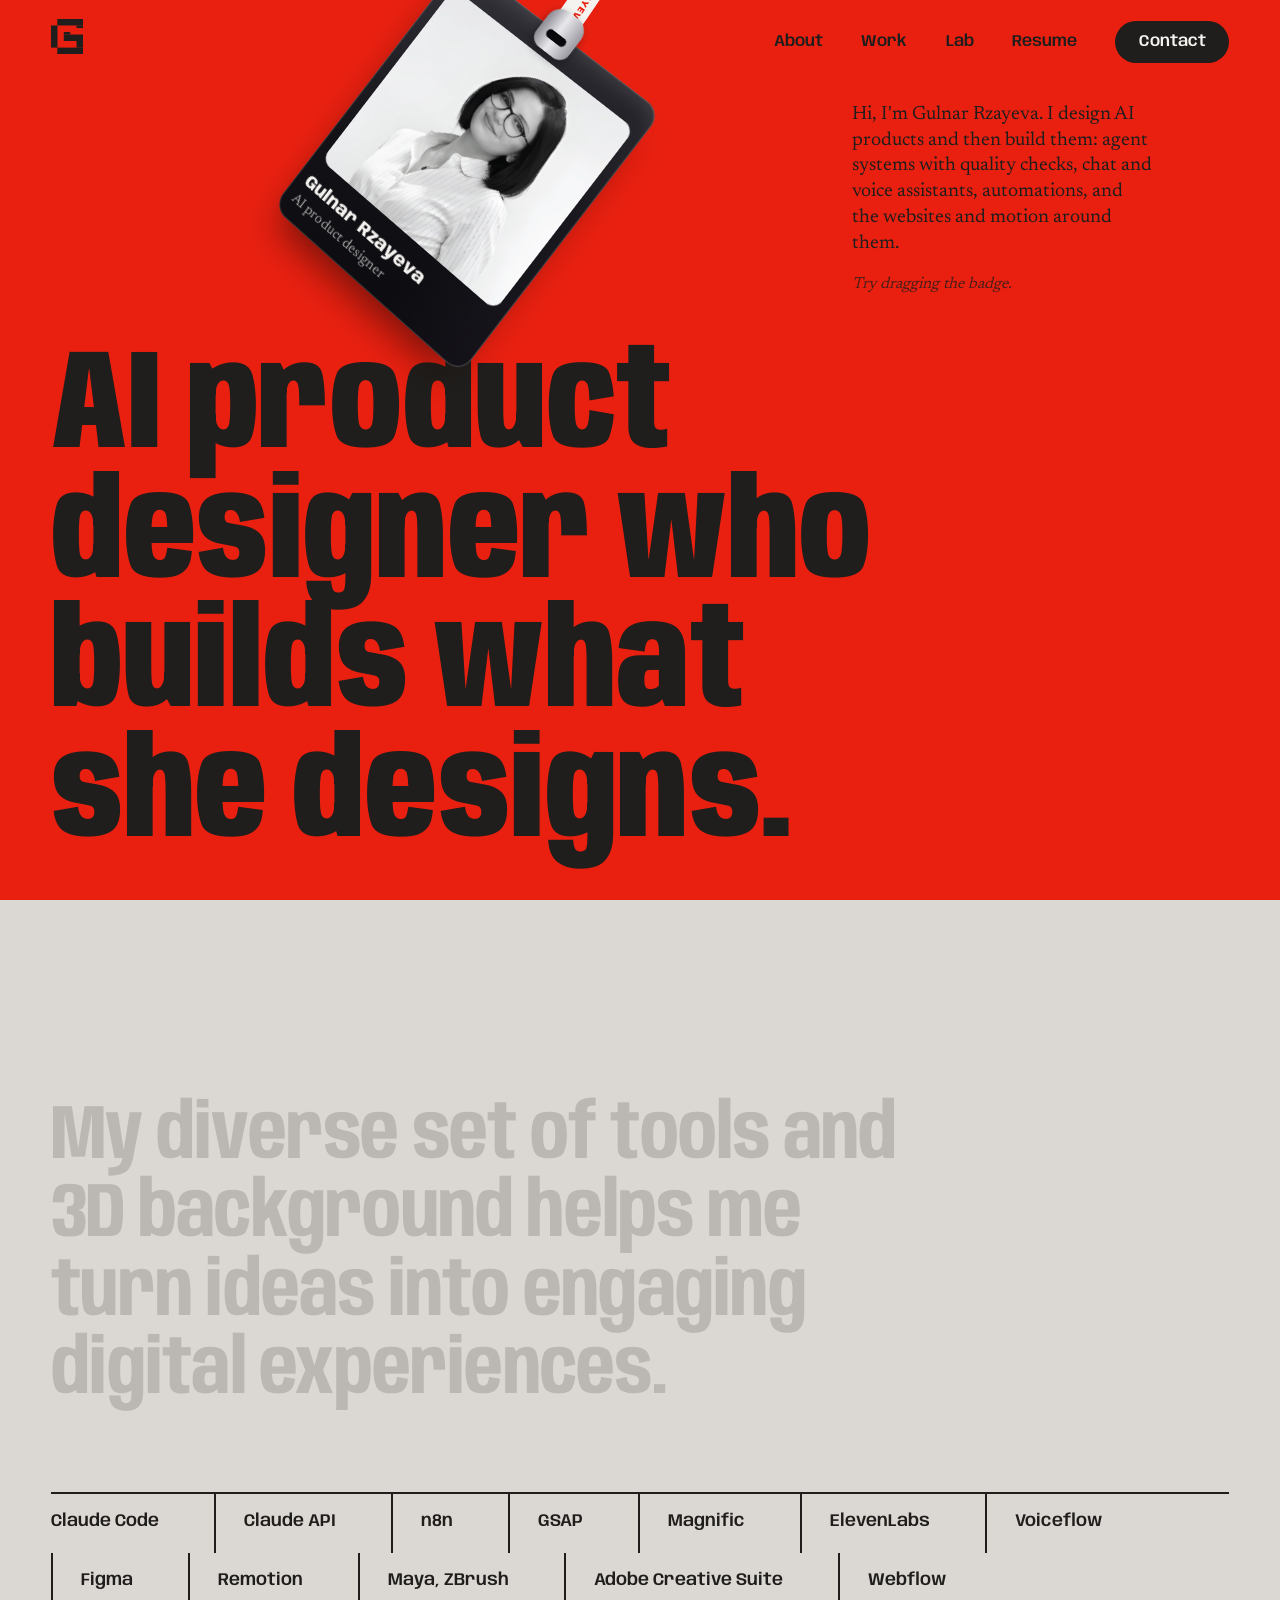
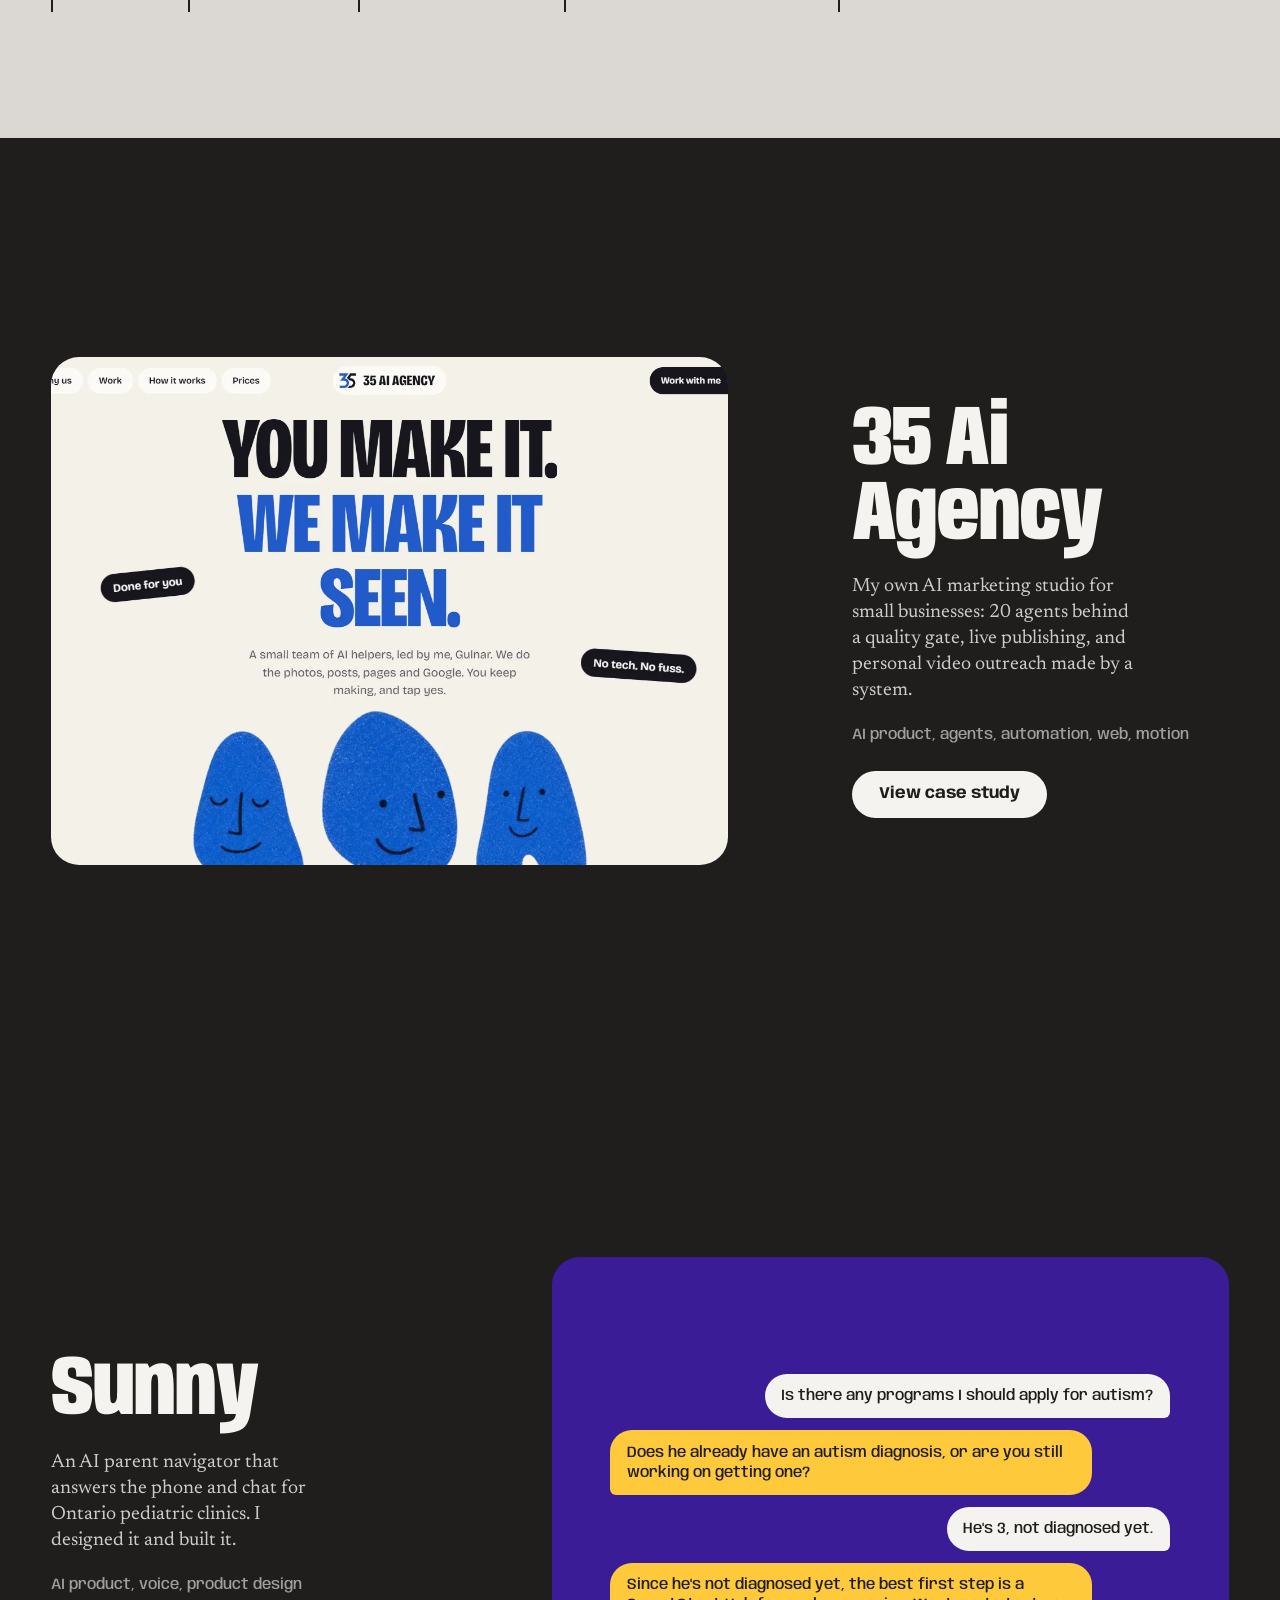
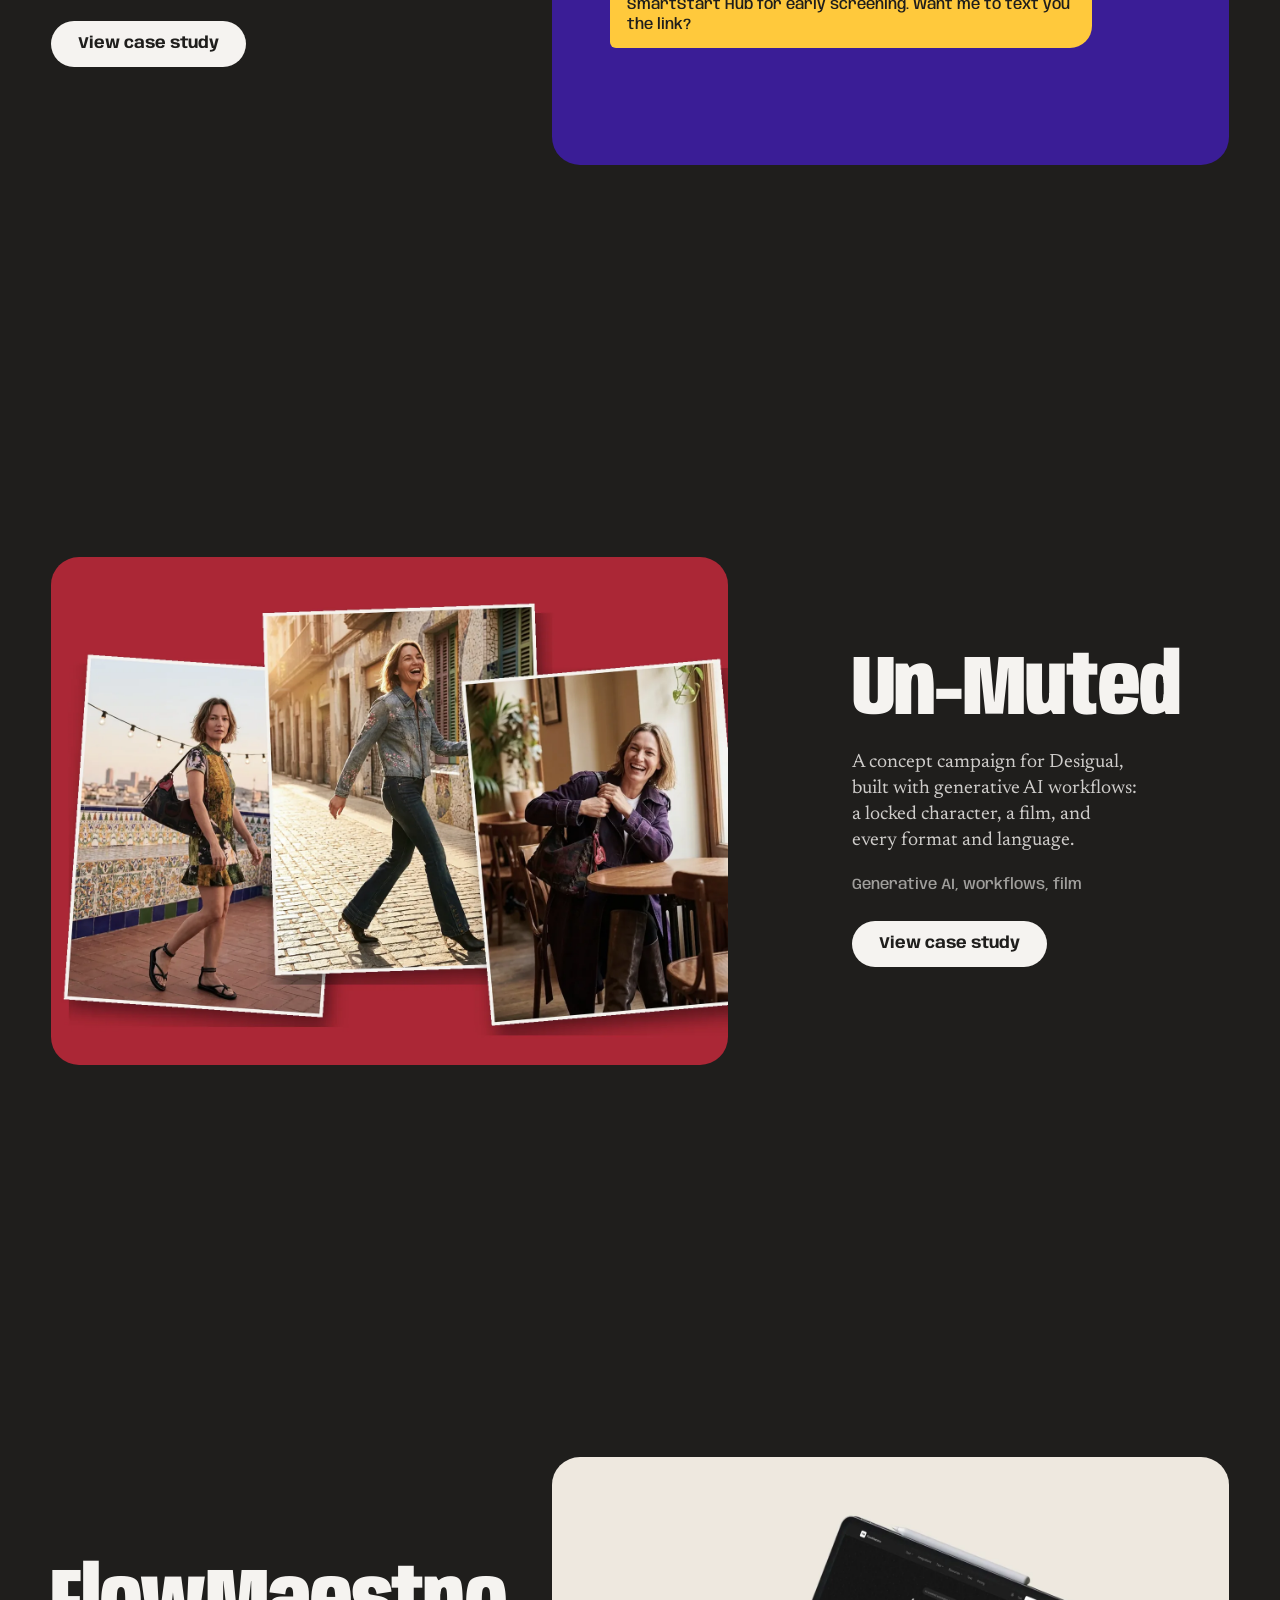
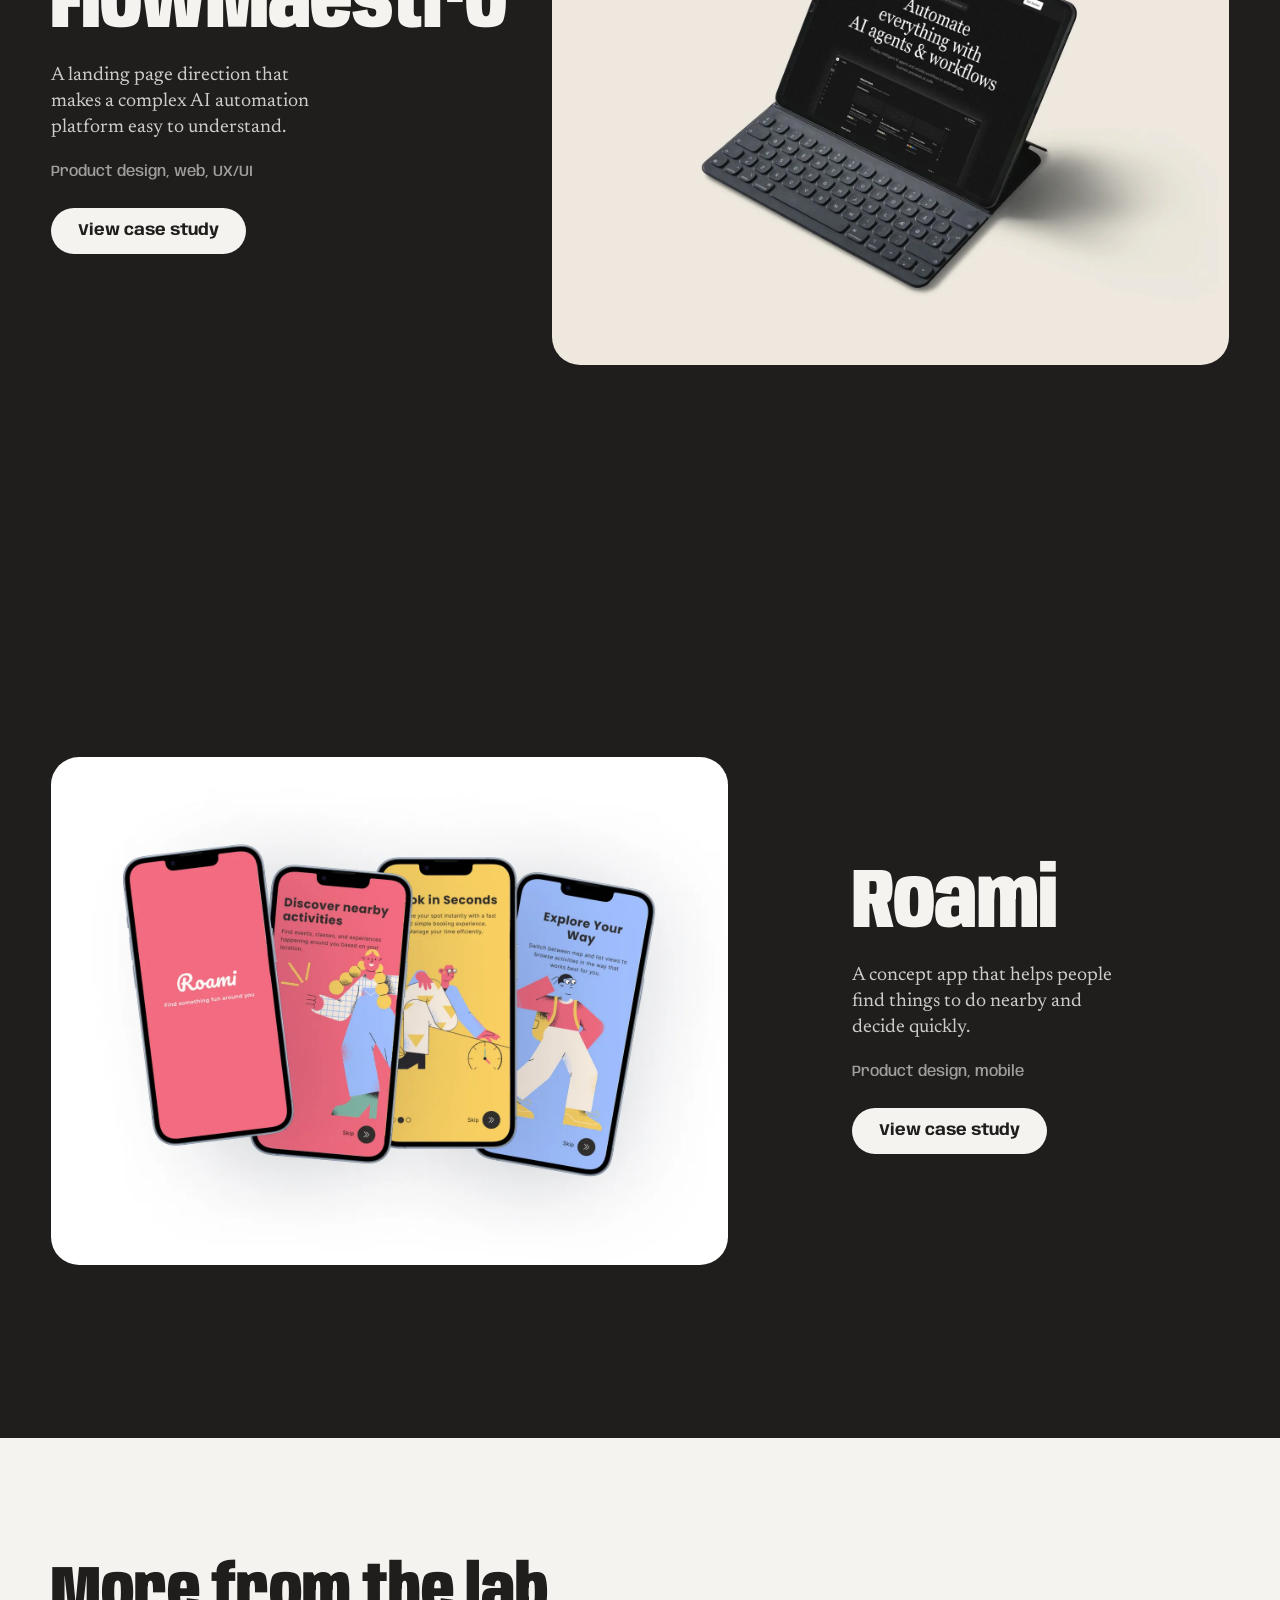
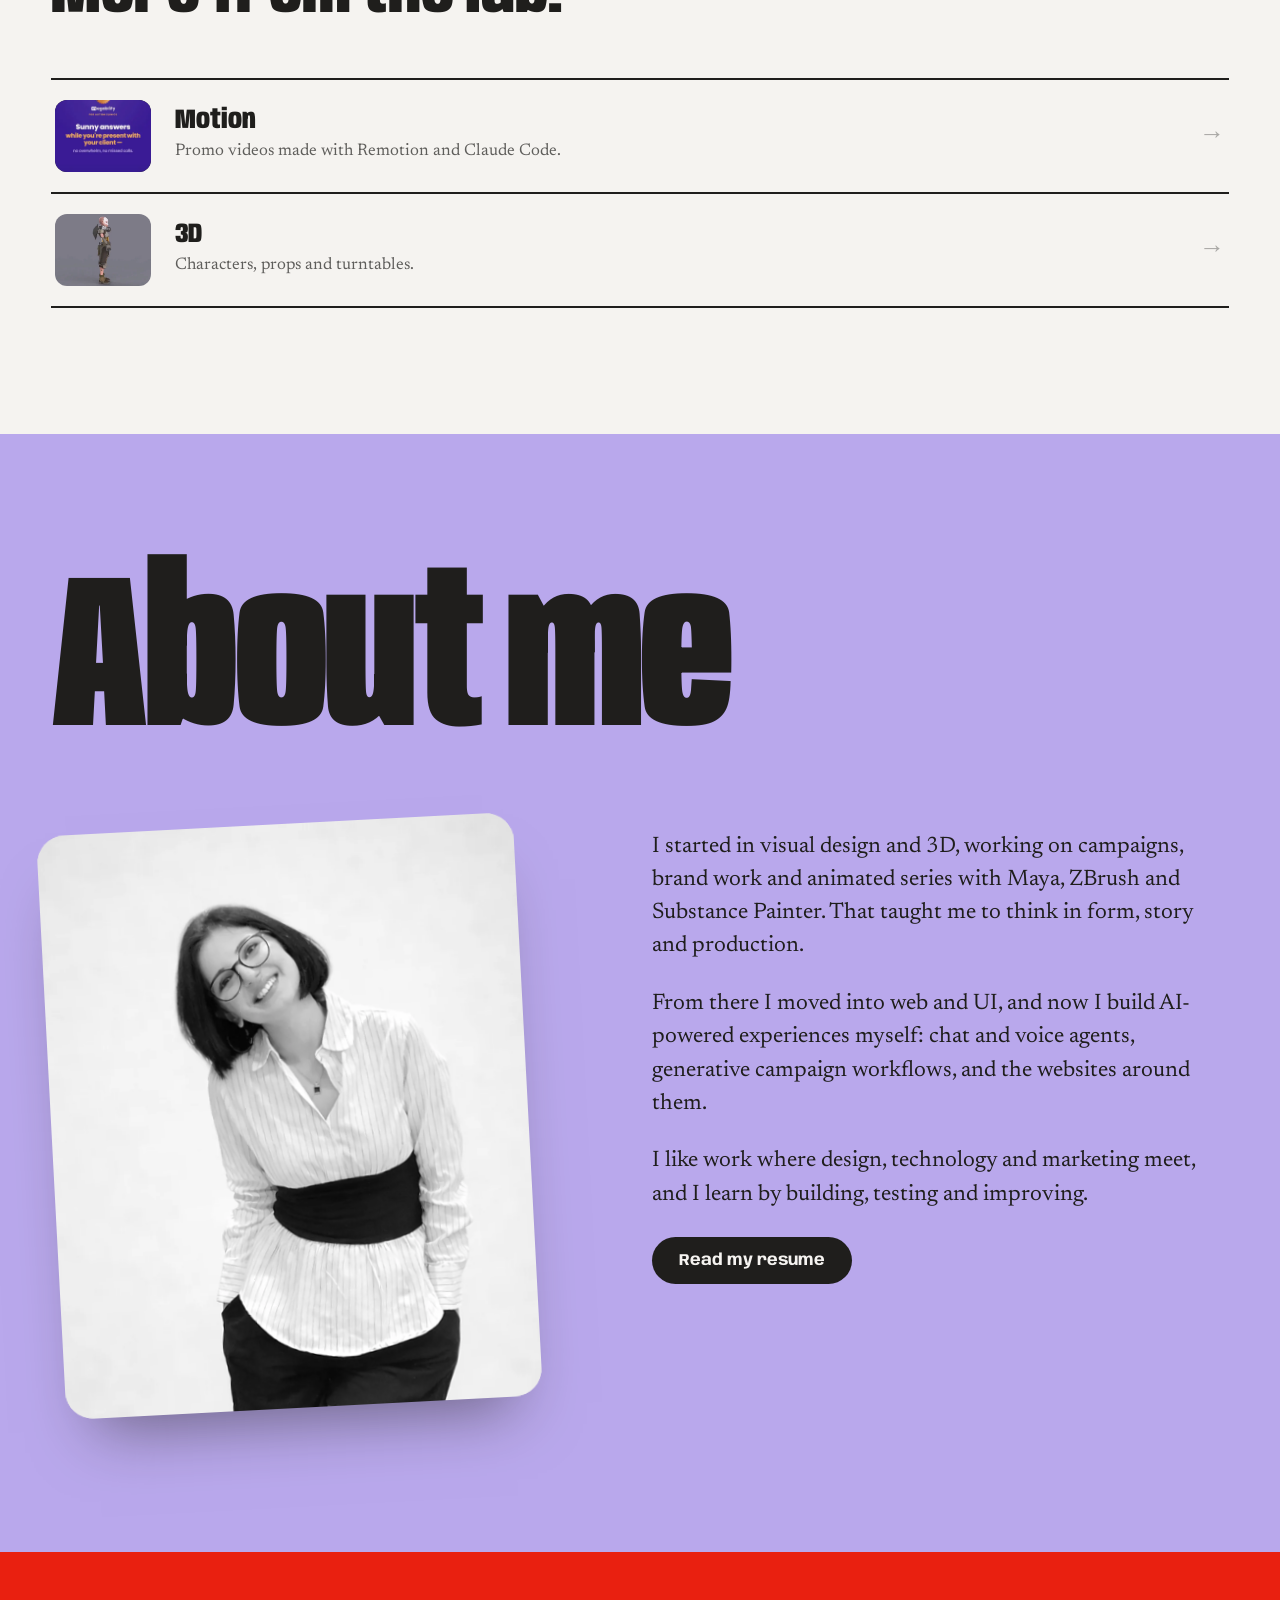
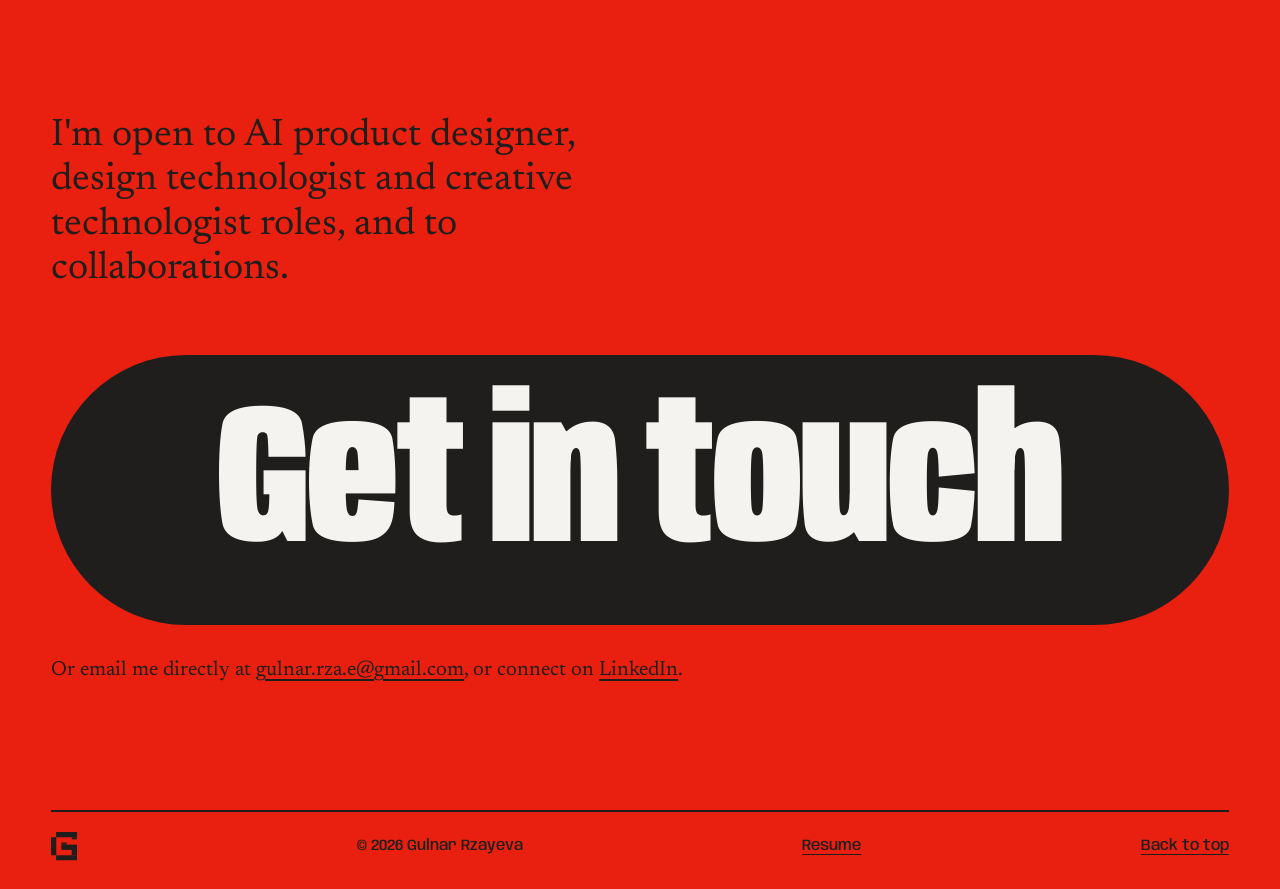
<file: index.html>
<!doctype html>
<html lang="en">
<head>
  <meta charset="utf-8">
  <meta name="viewport" content="width=device-width, initial-scale=1">
  <title>Gulnar Rzayeva | AI Product Designer &amp; Creative Technologist</title>
  <meta name="description" content="Gulnar Rzayeva is an AI product designer and creative technologist who designs and builds AI products: agent systems, chat and voice assistants, automations, websites and motion.">
  <meta name="theme-color" content="#E92010">
  <meta property="og:title" content="Gulnar Rzayeva | AI Product Designer &amp; Creative Technologist">
  <meta property="og:description" content="Gulnar Rzayeva is an AI product designer and creative technologist who designs and builds AI products: agent systems, chat and voice assistants, automations, websites and motion.">
  <meta property="og:type" content="website">
  <link rel="icon" href="favicon.svg" type="image/svg+xml">
  <link rel="preload" href="assets/fonts/anybody.woff2" as="font" type="font/woff2" crossorigin>
  <link rel="stylesheet" href="css/style.css">
  <script src="js/main.js" defer></script>
</head>
<body>

<!-- G logo, drawn once and reused -->
<svg width="0" height="0" style="position:absolute" aria-hidden="true" focusable="false">
  <symbol id="g" viewBox="0 0 112.82 123.74">
    <rect x="-27.65" y="50.47" width="78.12" height="22.81" transform="translate(-50.47 73.28) rotate(-90)"/>
    <rect x="96.85" y="15.97" width="9.13" height="22.81" transform="translate(74.03 128.79) rotate(-90)"/>
    <rect x="51.84" y="38.79" width="9.13" height="22.81" transform="translate(6.22 106.6) rotate(-90)"/>
    <rect x="85.65" y="73.76" width="31.53" height="22.81" transform="translate(16.25 186.58) rotate(-90)"/>
    <rect x="22.19" y="100.93" width="90.63" height="22.81"/>
    <rect x="22.19" y="0" width="90.63" height="22.81"/>
    <rect x="45.01" y="54.76" width="67.81" height="22.81"/>
  </symbol>
</svg>

<a class="skip" href="#work">Skip to work</a>

<header class="nav" data-theme="light">
  <a class="nav__logo" href="#top" aria-label="Gulnar Rzayeva, back to top">
    <svg viewBox="0 0 112.82 123.74" aria-hidden="true"><use href="#g"/></svg>
  </a>
  <nav class="nav__links" aria-label="Main">
    <a href="#about">About</a>
    <a href="#work">Work</a>
    <a href="/lab">Lab</a>
    <a class="nav__resume" href="/resume.pdf" target="_blank" rel="noopener">Resume</a>
    <a class="pill" href="#contact">Contact</a>
  </nav>
</header>

<main id="top">

  <!-- HERO -->
  <section class="hero" id="hero" data-nav="light">
    <div class="hero__stage">
      <svg class="strap" aria-hidden="true" focusable="false">
        <path id="strapPath" class="strap__band" d="M0 0"/>
        <text class="strap__text"><textPath href="#strapPath" startOffset="14">GULNAR RZAYEVA&#160;&#160;&#160;&#160;&#160;&#160;&#160;GULNAR RZAYEVA&#160;&#160;&#160;&#160;&#160;&#160;&#160;GULNAR RZAYEVA</textPath></text>
      </svg>
      <div class="badge" id="badge" role="img" aria-label="Name badge with a portrait of Gulnar Rzayeva. You can drag it and let it swing.">
        <span class="badge__clip"></span>
        <div class="badge__body">
          <img src="assets/img/badge-photo.webp" alt="" width="900" height="860" draggable="false">
          <p class="badge__name">Gulnar Rzayeva<span>AI product designer</span></p>
          <span class="badge__shine"></span>
        </div>
      </div>
    </div>

    <div class="hero__side">
      <p class="hero__intro">Hi, I'm Gulnar Rzayeva. I design AI products and then build them: agent systems with quality checks, chat and voice assistants, automations, and the websites and motion around them.</p>
      <p class="hero__hint" id="hint">Try dragging the badge.</p>
    </div>

    <h1 class="hero__title">
      <span class="line"><span>AI product</span></span>
      <span class="line"><span>designer who</span></span>
      <span class="line"><span>builds what</span></span>
      <span class="line"><span>she designs.</span></span>
    </h1>
  </section>

  <!-- STATEMENT + TOOLS -->
  <section class="statement" id="statement" data-nav="light">
    <p class="statement__text" id="statementText">My diverse set of tools and 3D background helps me turn ideas into engaging digital experiences.</p>
    <ul class="tools" aria-label="Tools I use">
      <li>Claude Code</li>
      <li>Claude API</li>
      <li>n8n</li>
      <li>GSAP</li>
      <li>Magnific</li>
      <li>ElevenLabs</li>
      <li>Voiceflow</li>
      <li>Figma</li>
      <li>Remotion</li>
      <li>Maya, ZBrush</li>
      <li>Adobe Creative Suite</li>
      <li>Webflow</li>
    </ul>
  </section>

  <!-- WORK -->
  <section class="work" id="work" data-nav="dark" aria-label="Selected work">

    <article class="project" style="--tint:#225ACA">
      <div class="project__inner">
        <a class="project__media" href="agency" aria-label="35 Ai Agency case study" data-cursor="View">
          <img src="assets/img/ag-hero.webp" alt="35 Ai Agency homepage: You make it. We make it seen." width="1600" height="900" loading="lazy">
        </a>
        <div class="project__text">
          <h2>35 Ai Agency</h2>
          <p class="project__desc">My own AI marketing studio for small businesses: 20 agents behind a quality gate, live publishing, and personal video outreach made by a system.</p>
          <p class="project__tags">AI product, agents, automation, web, motion</p>
          <a class="btn btn--light" href="agency">View case study</a>
        </div>
      </div>
    </article>

    <article class="project" style="--tint:#3A1D96">
      <div class="project__inner">
        <a class="project__media project__media--chat" href="sunny" aria-label="Sunny case study" data-cursor="View">
          <div class="chat" aria-hidden="true">
            <p class="bubble bubble--parent">Is there any programs I should apply for autism?</p>
            <p class="bubble bubble--sunny">Does he already have an autism diagnosis, or are you still working on getting one?</p>
            <p class="bubble bubble--parent">He's 3, not diagnosed yet.</p>
            <p class="bubble bubble--sunny">Since he's not diagnosed yet, the best first step is a SmartStart Hub for early screening. Want me to text you the link?</p>
          </div>
        </a>
        <div class="project__text">
          <h2>Sunny</h2>
          <p class="project__desc">An AI parent navigator that answers the phone and chat for Ontario pediatric clinics. I designed it and built it.</p>
          <p class="project__tags">AI product, voice, product design</p>
          <a class="btn btn--light" href="sunny">View case study</a>
        </div>
      </div>
    </article>

    <article class="project" style="--tint:#AA2735">
      <div class="project__inner">
        <a class="project__media" href="unmuted" aria-label="Un-Muted case study" data-cursor="View">
          <img src="assets/img/um-card.webp" alt="Three AI-generated campaign photos of a woman in different outfits on a crimson background" width="1600" height="1200" loading="lazy">
        </a>
        <div class="project__text">
          <h2>Un-Muted</h2>
          <p class="project__desc">A concept campaign for Desigual, built with generative AI workflows: a locked character, a film, and every format and language.</p>
          <p class="project__tags">Generative AI, workflows, film</p>
          <a class="btn btn--light" href="unmuted">View case study</a>
        </div>
      </div>
    </article>

    <article class="project" style="--tint:#ECE3D9">
      <div class="project__inner">
        <a class="project__media" href="flowmaestro" aria-label="FlowMaestro case study" data-cursor="View">
          <img src="assets/img/fm-hero.webp" alt="FlowMaestro landing page shown on a tablet with a keyboard" width="1600" height="1200" loading="lazy">
        </a>
        <div class="project__text">
          <h2>FlowMaestro</h2>
          <p class="project__desc">A landing page direction that makes a complex AI automation platform easy to understand.</p>
          <p class="project__tags">Product design, web, UX/UI</p>
          <a class="btn btn--light" href="flowmaestro">View case study</a>
        </div>
      </div>
    </article>

    <article class="project" style="--tint:#F3F3F1">
      <div class="project__inner">
        <a class="project__media" href="roami" aria-label="Roami case study" data-cursor="View">
          <img src="assets/img/roami-hero.webp" alt="Four Roami app screens: a splash screen and three colourful onboarding screens" width="1600" height="1200" loading="lazy">
        </a>
        <div class="project__text">
          <h2>Roami</h2>
          <p class="project__desc">A concept app that helps people find things to do nearby and decide quickly.</p>
          <p class="project__tags">Product design, mobile</p>
          <a class="btn btn--light" href="roami">View case study</a>
        </div>
      </div>
    </article>


  </section>

  <!-- MORE -->
  <section class="more" id="more" data-nav="light">
    <h2 class="more__title">More from the lab.</h2>
    <ul class="more__list">
      <li>
        <a class="lrow" href="lab#motion">
          <span class="lrow__thumb"><img src="assets/img/poster-sunny-reel-autism.webp" alt="" width="404" height="720" loading="lazy" style="object-position: 50% 30%"></span>
          <span class="lrow__text"><strong>Motion</strong><span>Promo videos made with Remotion and Claude Code.</span></span>
          <span class="lrow__go" aria-hidden="true">&#8594;</span>
        </a>
      </li>
      <li>
        <a class="lrow" href="lab#three-d">
          <span class="lrow__thumb"><img src="assets/img/poster-3d-character.webp" alt="" width="960" height="540" loading="lazy"></span>
          <span class="lrow__text"><strong>3D</strong><span>Characters, props and turntables.</span></span>
          <span class="lrow__go" aria-hidden="true">&#8594;</span>
        </a>
      </li>
    </ul>
  </section>

  <!-- ABOUT -->
  <section class="about" id="about" data-nav="light">
    <h2 class="about__title">About me</h2>
    <div class="about__grid">
      <figure class="about__photo" id="aboutPhoto">
        <img src="assets/img/about-portrait.webp" alt="Black and white portrait of Gulnar Rzayeva smiling, head tilted" width="973" height="1189" loading="lazy">
      </figure>
      <div class="about__copy">
        <p>I started in visual design and 3D, working on campaigns, brand work and animated series with Maya, ZBrush and Substance Painter. That taught me to think in form, story and production.</p>
        <p>From there I moved into web and UI, and now I build AI-powered experiences myself: chat and voice agents, generative campaign workflows, and the websites around them.</p>
        <p>I like work where design, technology and marketing meet, and I learn by building, testing and improving.</p>
        <a class="btn btn--dark" href="/resume.pdf" target="_blank" rel="noopener">Read my resume</a>
      </div>
    </div>
  </section>

  <!-- CONTACT -->
  <section class="contact" id="contact" data-nav="light">
    <p class="contact__lead">I'm open to AI product designer, design technologist and creative technologist roles, and to collaborations.</p>
    <a class="cta" id="cta" href="#contactForm"><span>Get in touch</span></a>
    <dialog class="cmodal" id="contactModal" aria-labelledby="cmodalTitle">
      <form class="cform" id="contactForm" action="https://api.web3forms.com/submit" method="POST">
        <div class="cmodal__head">
          <h2 class="cmodal__title" id="cmodalTitle">Say hello</h2>
          <button class="cmodal__close" id="cmodalClose" type="button" aria-label="Close">&#215;</button>
        </div>
        <input type="hidden" name="access_key" value="301f6f8f-8c38-4d42-bc05-eec0dd78a76e">
        <input type="hidden" name="subject" value="New message from your portfolio">
        <input type="hidden" name="from_name" value="gulnar-portfolio.vercel.app">
        <input type="checkbox" name="botcheck" class="cform__bot" tabindex="-1" autocomplete="off" aria-hidden="true">
        <p class="cform__field">
          <label for="cf-name">Your name</label>
          <input id="cf-name" name="name" type="text" required autocomplete="name">
        </p>
        <p class="cform__field">
          <label for="cf-email">Your email</label>
          <input id="cf-email" name="email" type="email" required autocomplete="email">
        </p>
        <p class="cform__field">
          <label for="cf-message">Message</label>
          <textarea id="cf-message" name="message" rows="4" required></textarea>
        </p>
        <button class="btn cform__submit" type="submit">Send message</button>
        <p class="cform__status" id="cformStatus" role="status" aria-live="polite"></p>
      </form>
    </dialog>

    <p class="contact__mail">Or email me directly at <a href="mailto:gulnar.rza.e@gmail.com">gulnar.rza.e@gmail.com</a>, or connect on <a href="https://www.linkedin.com/in/gulnarza" target="_blank" rel="noopener">LinkedIn</a>.</p>

    <footer class="footer">
      <svg viewBox="0 0 112.82 123.74" aria-hidden="true"><use href="#g"/></svg>
      <p>&copy; 2026 Gulnar Rzayeva</p>
      <a class="footer__resume" href="/resume.pdf" target="_blank" rel="noopener">Resume</a>
      <a href="#top">Back to top</a>
    </footer>
  </section>

</main>

<div class="cursor" id="cursor" aria-hidden="true"><span>View</span></div>

</body>
</html>
</file>
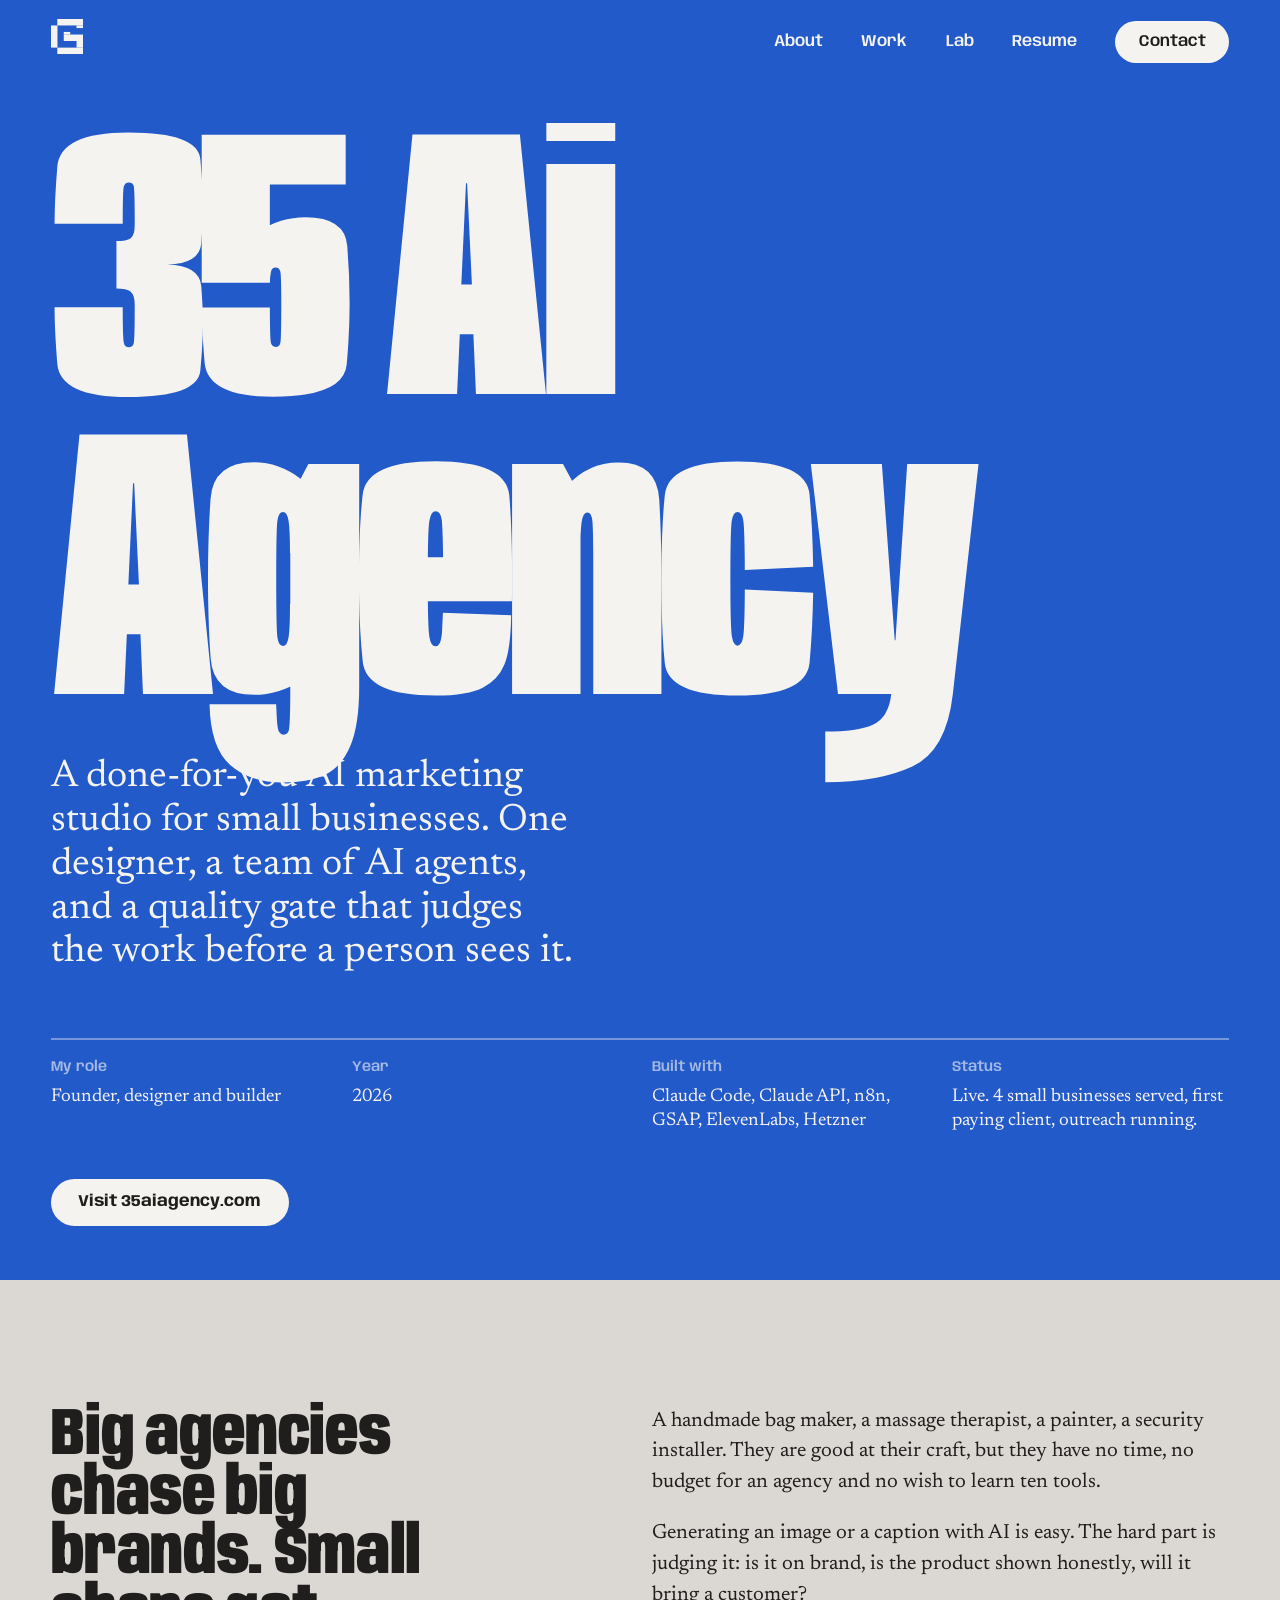
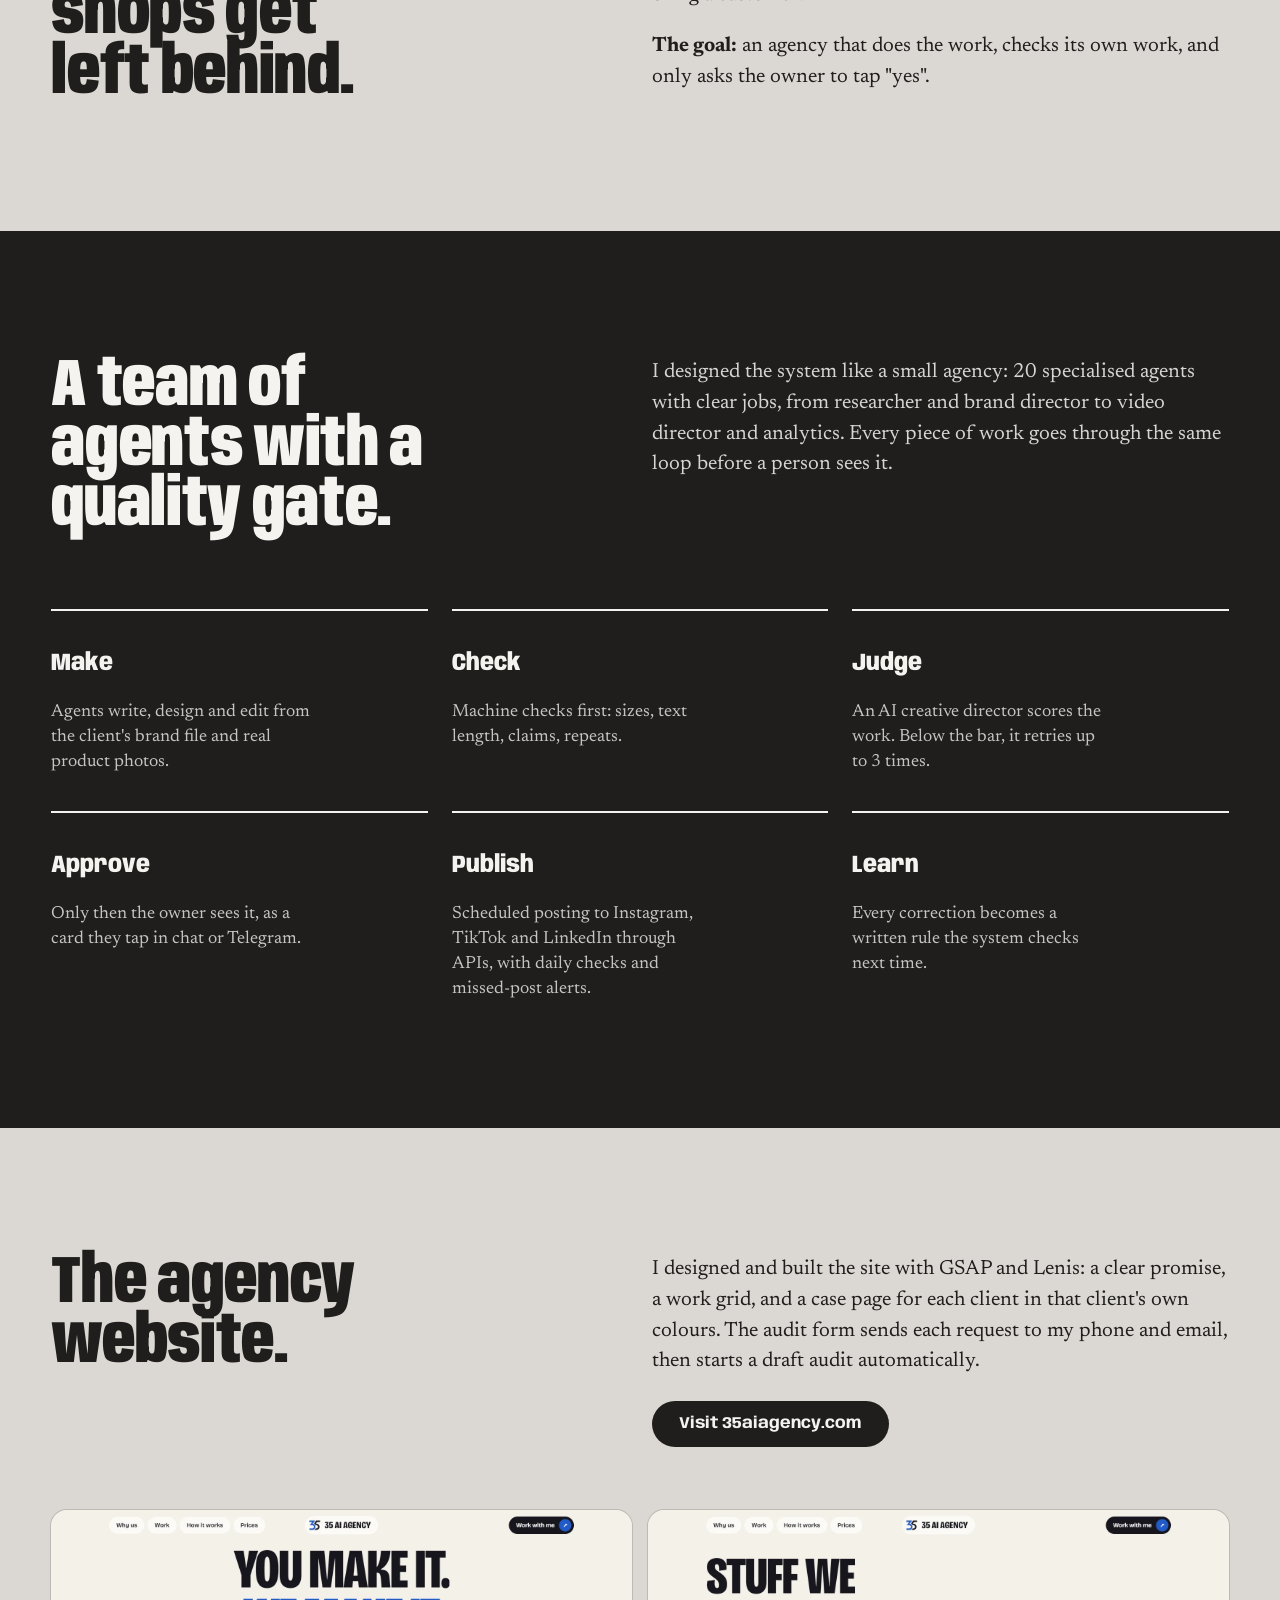
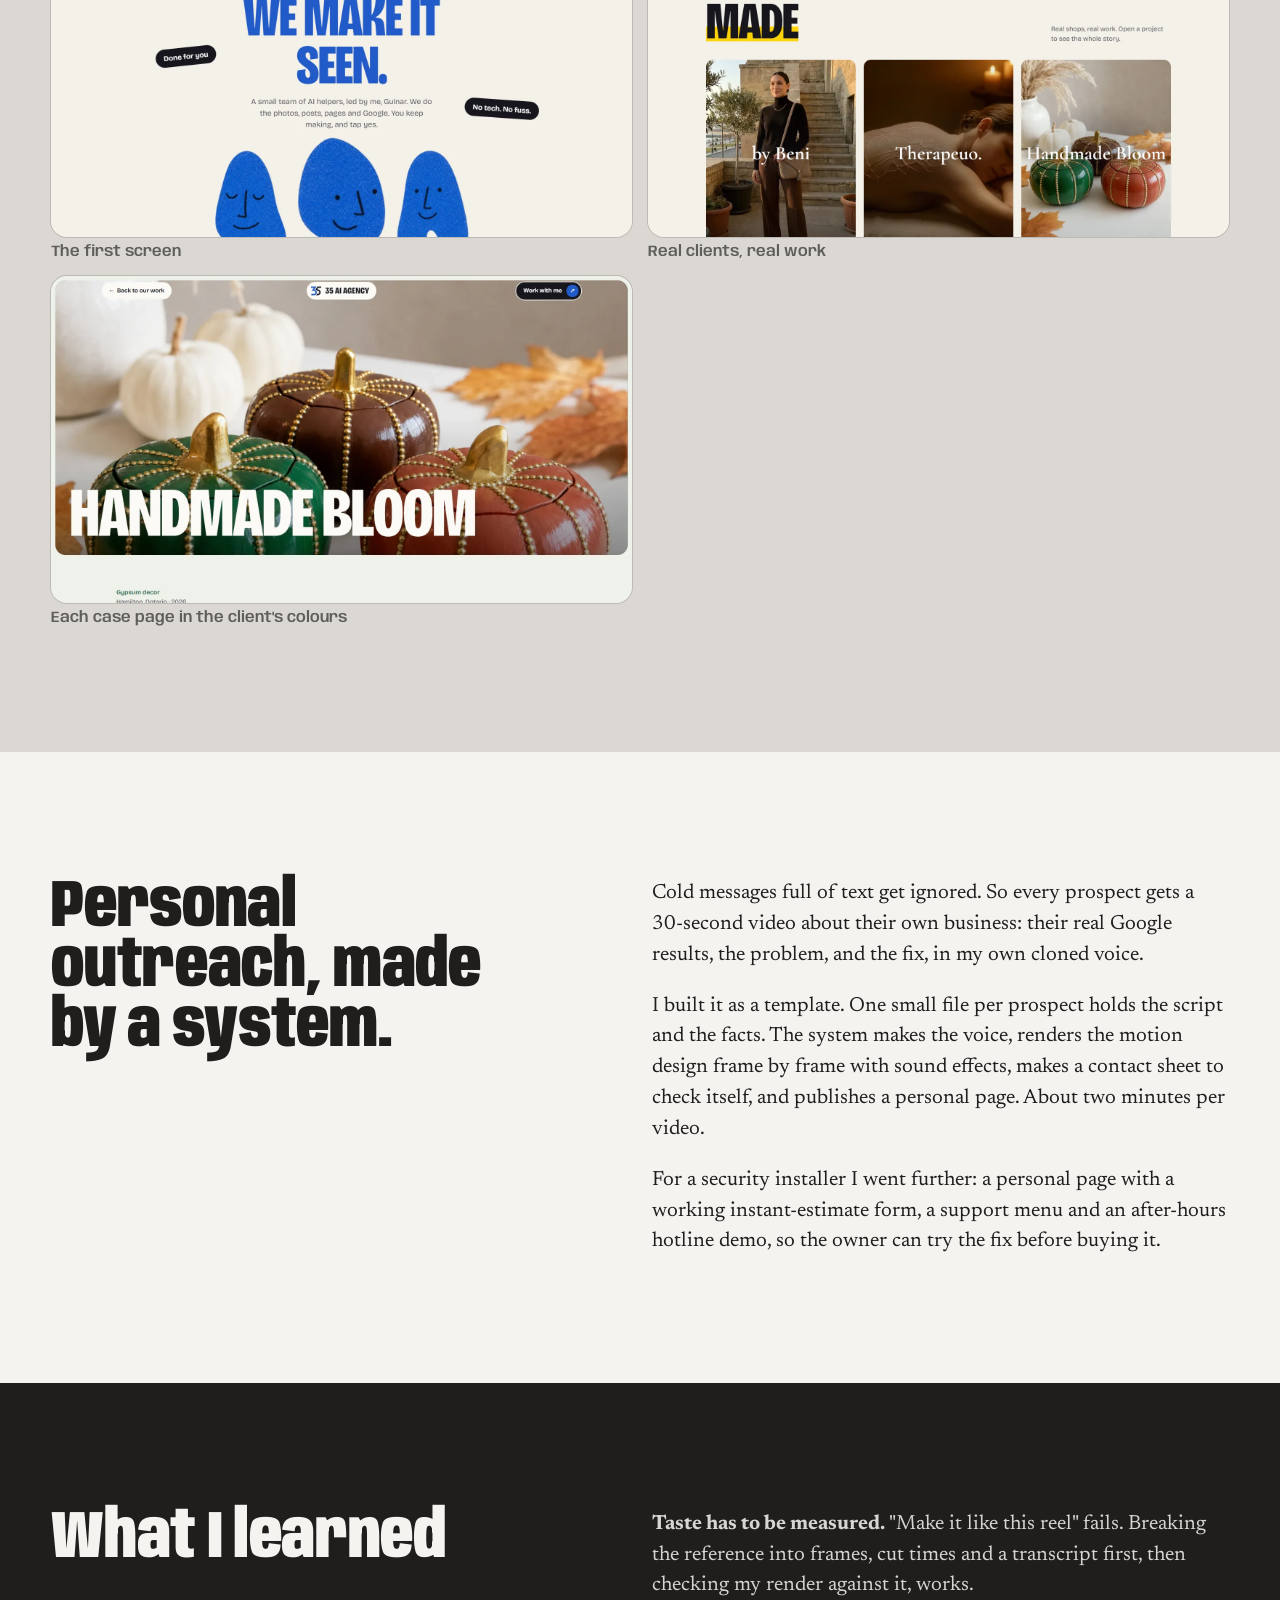
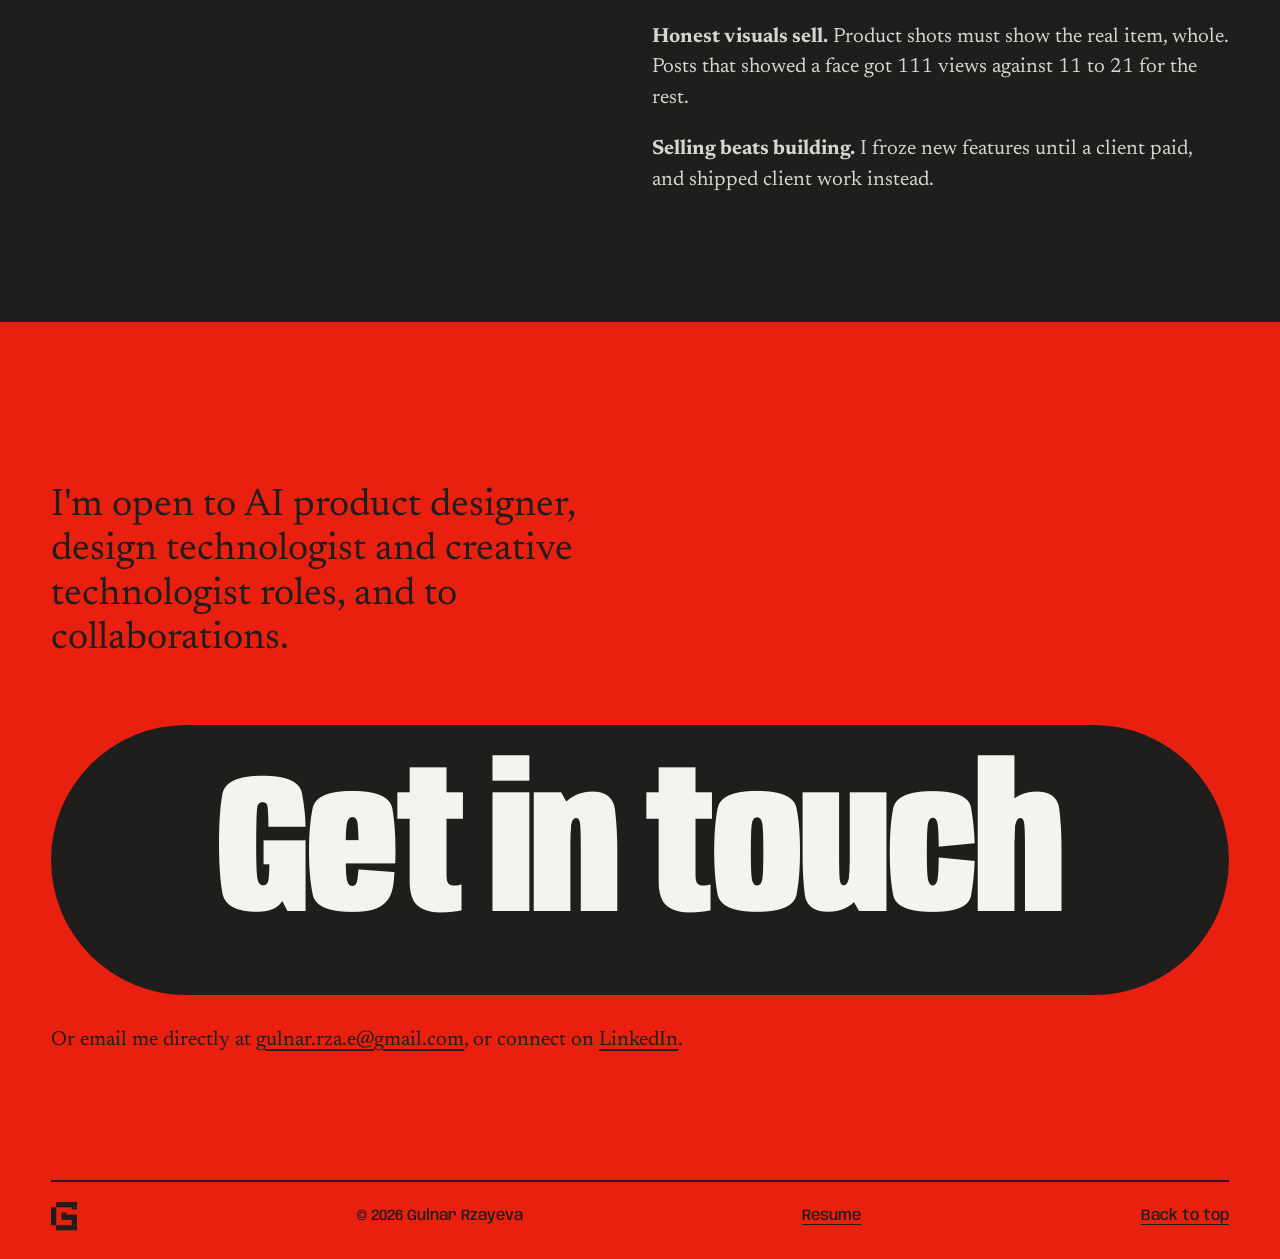
<file: agency.html>
<!doctype html>
<html lang="en">
<head>
  <meta charset="utf-8">
  <meta name="viewport" content="width=device-width, initial-scale=1">
  <title>35 Ai Agency | Gulnar Rzayeva</title>
  <meta name="description" content="Case study: 35 Ai Agency, a done-for-you AI marketing studio for small businesses. A team of AI agents with a quality gate, designed and built by Gulnar Rzayeva.">
  <meta name="theme-color" content="#225ACA">
  <meta property="og:title" content="35 Ai Agency | Gulnar Rzayeva">
  <meta property="og:description" content="A done-for-you AI marketing studio for small businesses. Designed and built end to end.">
  <meta property="og:type" content="article">
  <link rel="icon" href="favicon.svg" type="image/svg+xml">
  <link rel="preload" href="assets/fonts/anybody.woff2" as="font" type="font/woff2" crossorigin>
  <link rel="stylesheet" href="css/style.css">
  <script src="js/main.js" defer></script>
</head>
<body>

<svg width="0" height="0" style="position:absolute" aria-hidden="true" focusable="false">
  <symbol id="g" viewBox="0 0 112.82 123.74">
    <rect x="-27.65" y="50.47" width="78.12" height="22.81" transform="translate(-50.47 73.28) rotate(-90)"/>
    <rect x="96.85" y="15.97" width="9.13" height="22.81" transform="translate(74.03 128.79) rotate(-90)"/>
    <rect x="51.84" y="38.79" width="9.13" height="22.81" transform="translate(6.22 106.6) rotate(-90)"/>
    <rect x="85.65" y="73.76" width="31.53" height="22.81" transform="translate(16.25 186.58) rotate(-90)"/>
    <rect x="22.19" y="100.93" width="90.63" height="22.81"/>
    <rect x="22.19" y="0" width="90.63" height="22.81"/>
    <rect x="45.01" y="54.76" width="67.81" height="22.81"/>
  </symbol>
</svg>

<a class="skip" href="#problem">Skip to the case study</a>

<header class="nav" data-theme="dark">
  <a class="nav__logo" href="/" aria-label="Gulnar Rzayeva, home">
    <svg viewBox="0 0 112.82 123.74" aria-hidden="true"><use href="#g"/></svg>
  </a>
  <nav class="nav__links" aria-label="Main">
    <a href="/#about">About</a>
    <a href="/#work">Work</a>
    <a href="/lab">Lab</a>
    <a class="nav__resume" href="/resume.pdf" target="_blank" rel="noopener">Resume</a>
    <a class="pill" href="#contact">Contact</a>
  </nav>
</header>

<main id="top">
  <section class="case-hero" data-nav="dark" style="background:#225ACA">
    <h1><span class="line"><span>35 Ai Agency</span></span></h1>
    <p class="case-hero__sub">A done-for-you AI marketing studio for small businesses. One designer, a team of AI agents, and a quality gate that judges the work before a person sees it.</p>
    <dl class="meta">
      <div><dt>My role</dt><dd>Founder, designer and builder</dd></div>
      <div><dt>Year</dt><dd>2026</dd></div>
      <div><dt>Built with</dt><dd>Claude Code, Claude API, n8n, GSAP, ElevenLabs, Hetzner</dd></div>
      <div><dt>Status</dt><dd>Live. 4 small businesses served, first paying client, outreach running.</dd></div>
    </dl>
    <a class="btn btn--light" href="https://35aiagency.com" target="_blank" rel="noopener">Visit 35aiagency.com</a>
  </section>

  <section class="case-block case-block--concrete" id="problem" data-nav="light">
    <div class="case-grid">
      <div class="case-grid__head"><h2 class="case-h2">Big agencies chase big brands. Small shops get left behind.</h2></div>
      <div class="case-grid__body">
        <p class="case-p">A handmade bag maker, a massage therapist, a painter, a security installer. They are good at their craft, but they have no time, no budget for an agency and no wish to learn ten tools.</p>
        <p class="case-p">Generating an image or a caption with AI is easy. The hard part is judging it: is it on brand, is the product shown honestly, will it bring a customer?</p>
        <p class="case-p"><strong>The goal:</strong> an agency that does the work, checks its own work, and only asks the owner to tap "yes".</p>
      </div>
    </div>
  </section>

  <section class="case-block case-block--ink" data-nav="dark">
    <div class="case-grid">
      <div class="case-grid__head"><h2 class="case-h2">A team of agents with a quality gate.</h2></div>
      <div class="case-grid__body">
        <p class="case-p">I designed the system like a small agency: 20 specialised agents with clear jobs, from researcher and brand director to video director and analytics. Every piece of work goes through the same loop before a person sees it.</p>
      </div>
    </div>
    <ul class="caps">
      <li><h3>Make</h3><p>Agents write, design and edit from the client's brand file and real product photos.</p></li>
      <li><h3>Check</h3><p>Machine checks first: sizes, text length, claims, repeats.</p></li>
      <li><h3>Judge</h3><p>An AI creative director scores the work. Below the bar, it retries up to 3 times.</p></li>
      <li><h3>Approve</h3><p>Only then the owner sees it, as a card they tap in chat or Telegram.</p></li>
      <li><h3>Publish</h3><p>Scheduled posting to Instagram, TikTok and LinkedIn through APIs, with daily checks and missed-post alerts.</p></li>
      <li><h3>Learn</h3><p>Every correction becomes a written rule the system checks next time.</p></li>
    </ul>
  </section>

  <section class="case-block case-block--concrete" data-nav="light">
    <div class="case-grid">
      <div class="case-grid__head"><h2 class="case-h2">The agency website.</h2></div>
      <div class="case-grid__body">
        <p class="case-p">I designed and built the site with GSAP and Lenis: a clear promise, a work grid, and a case page for each client in that client's own colours. The audit form sends each request to my phone and email, then starts a draft audit automatically.</p>
        <p style="margin-top: 24px"><a class="btn btn--dark" style="margin-top:0" href="https://35aiagency.com" target="_blank" rel="noopener">Visit 35aiagency.com</a></p>
      </div>
    </div>
    <div class="shots">
      <figure><img src="assets/img/ag-hero.webp" alt="35 Ai Agency homepage: You make it. We make it seen." width="1600" height="900" loading="lazy"><figcaption>The first screen</figcaption></figure>
      <figure><img src="assets/img/ag-work.webp" alt="Work grid with client projects" width="1600" height="900" loading="lazy"><figcaption>Real clients, real work</figcaption></figure>
      <figure><img src="assets/img/ag-bloom.webp" alt="Handmade Bloom case study page" width="1600" height="900" loading="lazy"><figcaption>Each case page in the client's colours</figcaption></figure>
    </div>
  </section>

  <section class="case-block case-block--chalk" data-nav="light">
    <div class="case-grid">
      <div class="case-grid__head"><h2 class="case-h2">Personal outreach, made by a system.</h2></div>
      <div class="case-grid__body">
        <p class="case-p">Cold messages full of text get ignored. So every prospect gets a 30-second video about their own business: their real Google results, the problem, and the fix, in my own cloned voice.</p>
        <p class="case-p">I built it as a template. One small file per prospect holds the script and the facts. The system makes the voice, renders the motion design frame by frame with sound effects, makes a contact sheet to check itself, and publishes a personal page. About two minutes per video.</p>
        <p class="case-p">For a security installer I went further: a personal page with a working instant-estimate form, a support menu and an after-hours hotline demo, so the owner can try the fix before buying it.</p>
      </div>
    </div>
  </section>

  <section class="case-block case-block--ink" data-nav="dark">
    <div class="case-grid">
      <div class="case-grid__head"><h2 class="case-h2">What I learned</h2></div>
      <div class="case-grid__body">
        <p class="case-p"><strong>Taste has to be measured.</strong> "Make it like this reel" fails. Breaking the reference into frames, cut times and a transcript first, then checking my render against it, works.</p>
        <p class="case-p"><strong>Honest visuals sell.</strong> Product shots must show the real item, whole. Posts that showed a face got 111 views against 11 to 21 for the rest.</p>
        <p class="case-p"><strong>Selling beats building.</strong> I froze new features until a client paid, and shipped client work instead.</p>
      </div>
    </div>
  </section>

  <section class="contact" id="contact" data-nav="light">
    <p class="contact__lead">I'm open to AI product designer, design technologist and creative technologist roles, and to collaborations.</p>
    <a class="cta" id="cta" href="#contactForm"><span>Get in touch</span></a>
    <dialog class="cmodal" id="contactModal" aria-labelledby="cmodalTitle">
      <form class="cform" id="contactForm" action="https://api.web3forms.com/submit" method="POST">
        <div class="cmodal__head">
          <h2 class="cmodal__title" id="cmodalTitle">Say hello</h2>
          <button class="cmodal__close" id="cmodalClose" type="button" aria-label="Close">&#215;</button>
        </div>
        <input type="hidden" name="access_key" value="301f6f8f-8c38-4d42-bc05-eec0dd78a76e">
        <input type="hidden" name="subject" value="New message from your portfolio">
        <input type="hidden" name="from_name" value="gulnar-portfolio.vercel.app">
        <input type="checkbox" name="botcheck" class="cform__bot" tabindex="-1" autocomplete="off" aria-hidden="true">
        <p class="cform__field">
          <label for="cf-name">Your name</label>
          <input id="cf-name" name="name" type="text" required autocomplete="name">
        </p>
        <p class="cform__field">
          <label for="cf-email">Your email</label>
          <input id="cf-email" name="email" type="email" required autocomplete="email">
        </p>
        <p class="cform__field">
          <label for="cf-message">Message</label>
          <textarea id="cf-message" name="message" rows="4" required></textarea>
        </p>
        <button class="btn cform__submit" type="submit">Send message</button>
        <p class="cform__status" id="cformStatus" role="status" aria-live="polite"></p>
      </form>
    </dialog>

    <p class="contact__mail">Or email me directly at <a href="mailto:gulnar.rza.e@gmail.com">gulnar.rza.e@gmail.com</a>, or connect on <a href="https://www.linkedin.com/in/gulnarza" target="_blank" rel="noopener">LinkedIn</a>.</p>

    <footer class="footer">
      <svg viewBox="0 0 112.82 123.74" aria-hidden="true"><use href="#g"/></svg>
      <p>&copy; 2026 Gulnar Rzayeva</p>
      <a class="footer__resume" href="/resume.pdf" target="_blank" rel="noopener">Resume</a>
      <a href="#top">Back to top</a>
    </footer>
  </section>

</main>

<div class="cursor" id="cursor" aria-hidden="true"><span>View</span></div>

</body>
</html>
</file>
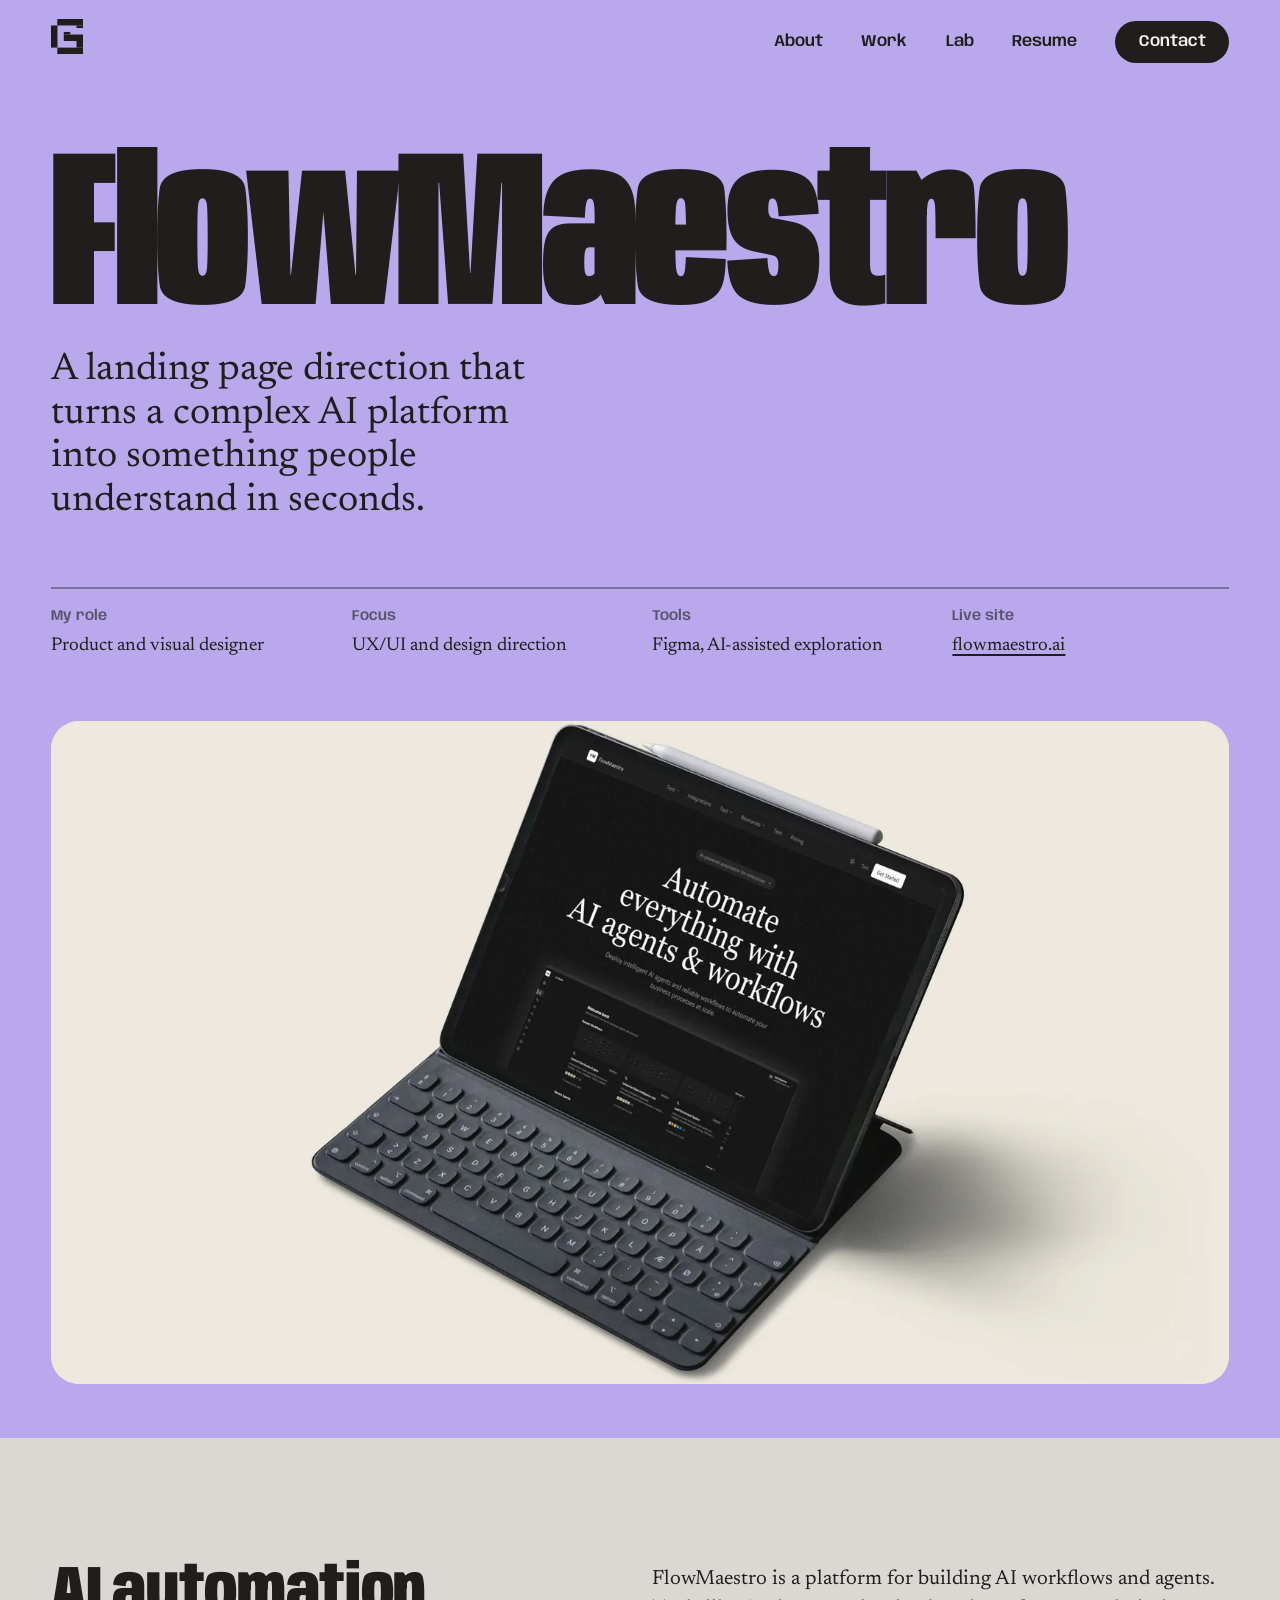
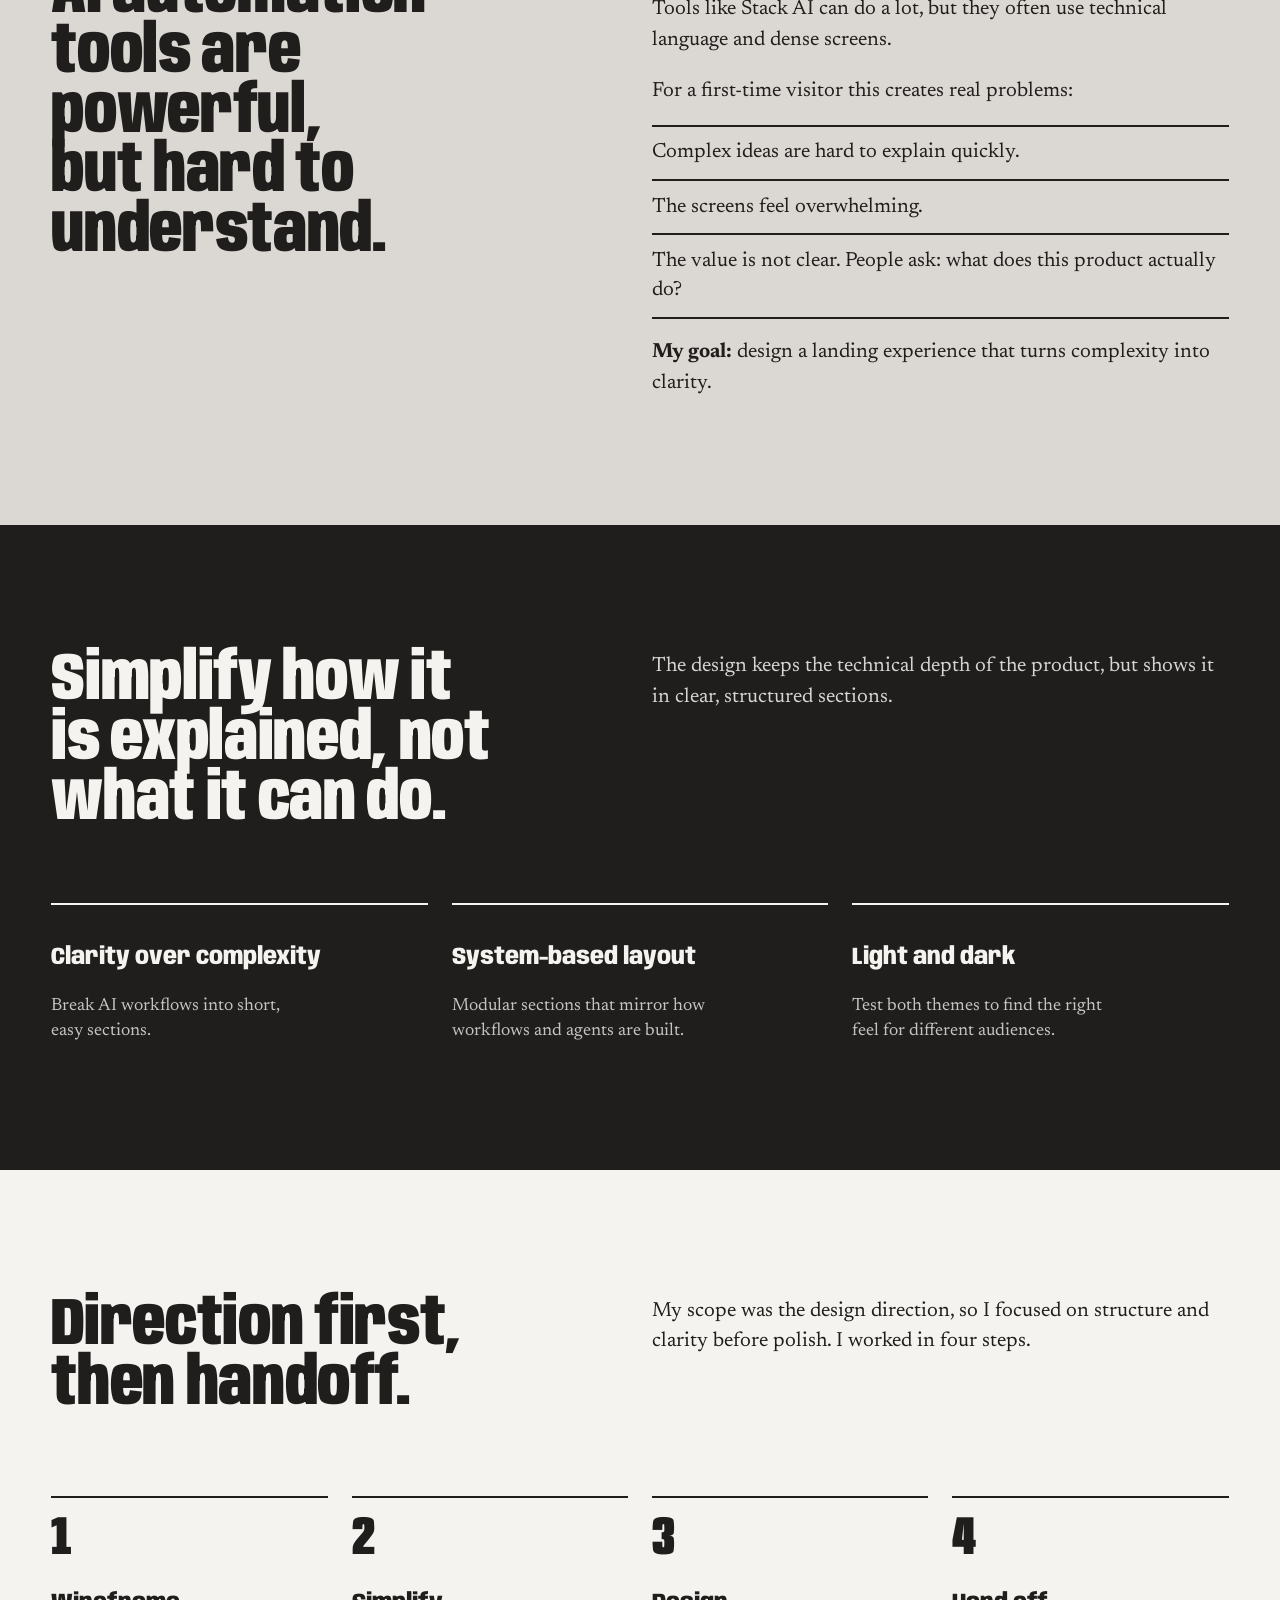
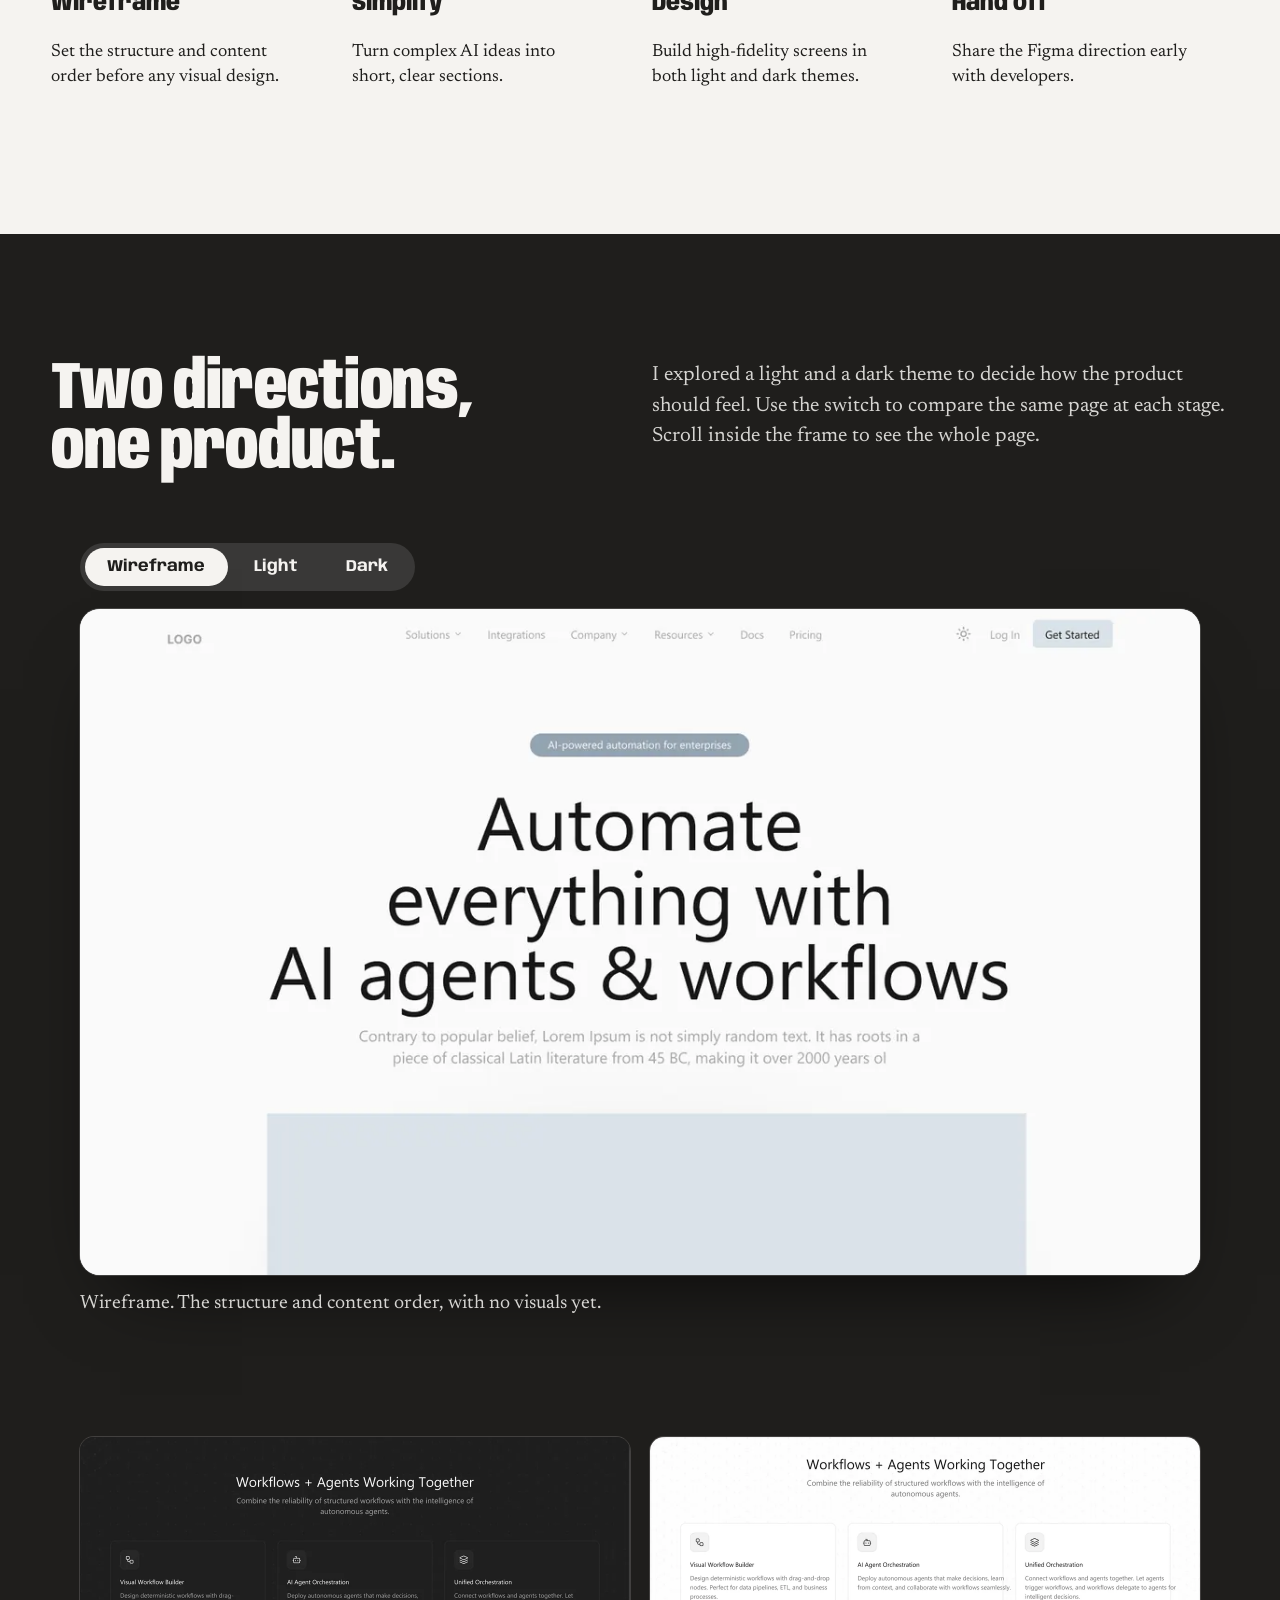
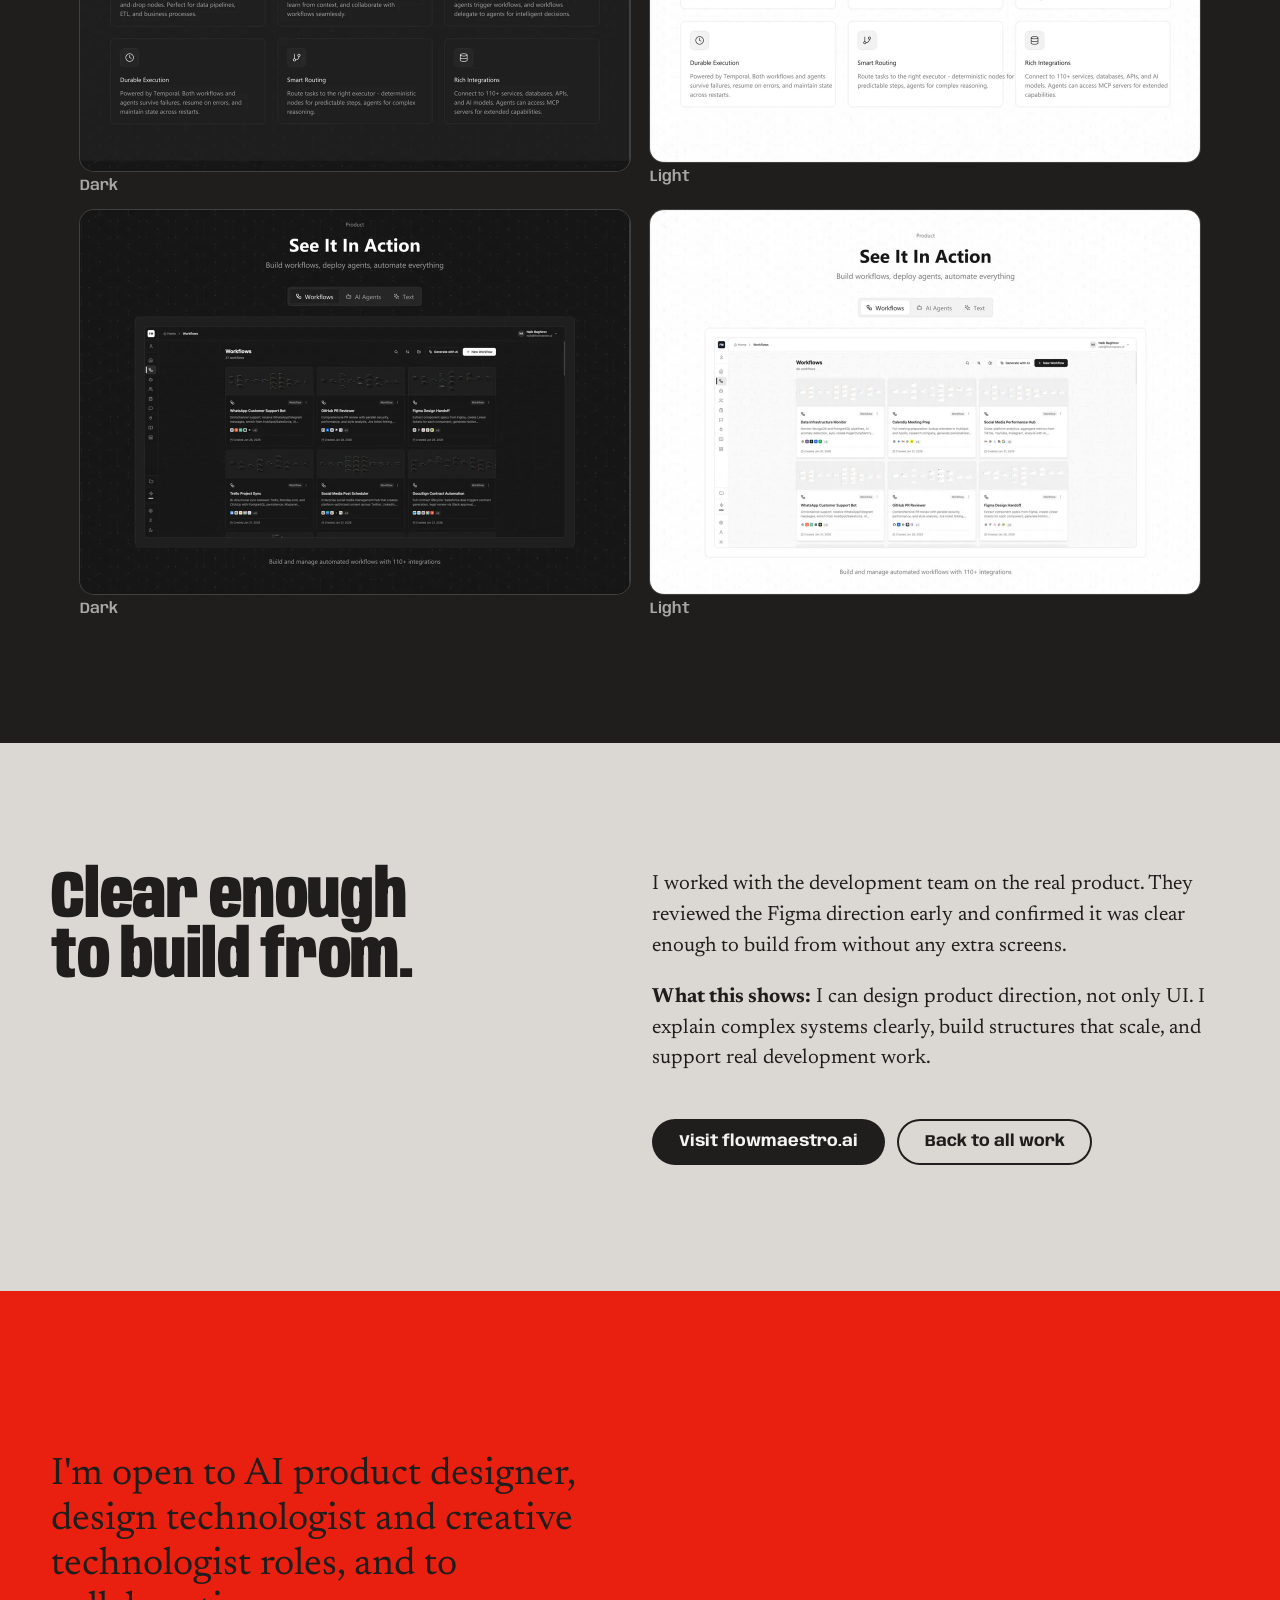
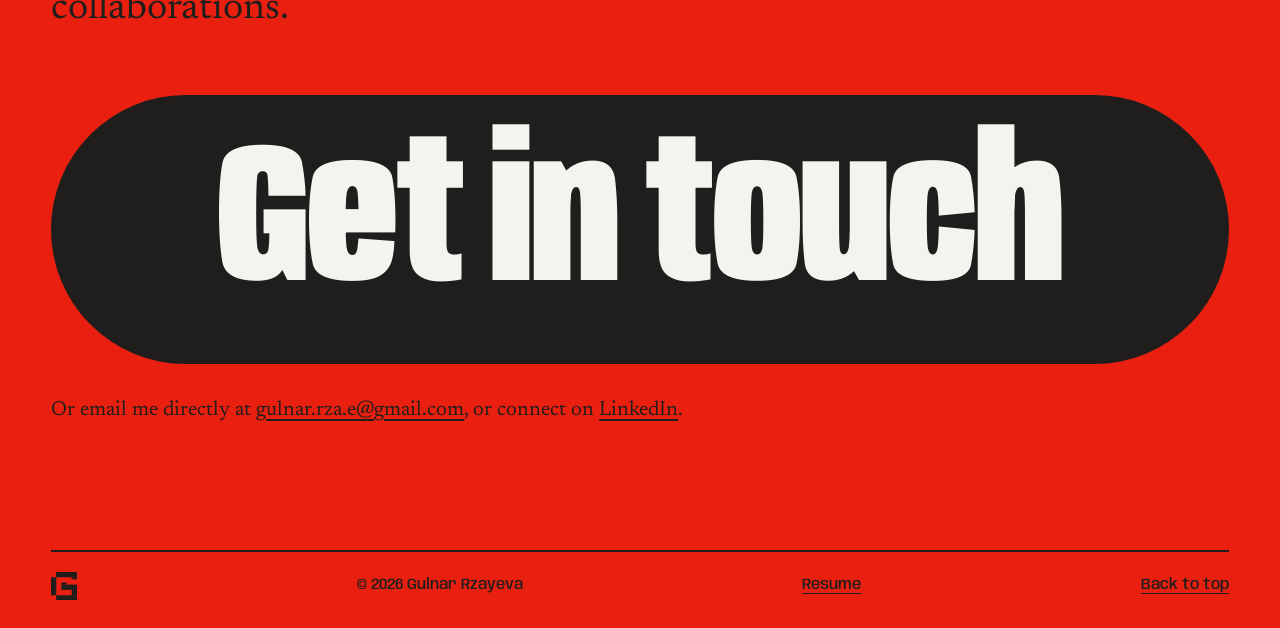
<file: flowmaestro.html>
<!doctype html>
<html lang="en">
<head>
  <meta charset="utf-8">
  <meta name="viewport" content="width=device-width, initial-scale=1">
  <title>FlowMaestro | Gulnar Rzayeva</title>
  <meta name="description" content="Case study: the visual and UX direction for FlowMaestro, an AI automation platform. Light and dark design directions by Gulnar Rzayeva.">
  <meta name="theme-color" content="#B9A8EC">
  <meta property="og:title" content="FlowMaestro | Gulnar Rzayeva">
  <meta property="og:description" content="Turning a complex AI automation platform into a landing page people understand in seconds.">
  <meta property="og:type" content="article">
  <link rel="icon" href="favicon.svg" type="image/svg+xml">
  <link rel="preload" href="assets/fonts/anybody.woff2" as="font" type="font/woff2" crossorigin>
  <link rel="stylesheet" href="css/style.css">
  <script src="js/main.js" defer></script>
</head>
<body>

<svg width="0" height="0" style="position:absolute" aria-hidden="true" focusable="false">
  <symbol id="g" viewBox="0 0 112.82 123.74">
    <rect x="-27.65" y="50.47" width="78.12" height="22.81" transform="translate(-50.47 73.28) rotate(-90)"/>
    <rect x="96.85" y="15.97" width="9.13" height="22.81" transform="translate(74.03 128.79) rotate(-90)"/>
    <rect x="51.84" y="38.79" width="9.13" height="22.81" transform="translate(6.22 106.6) rotate(-90)"/>
    <rect x="85.65" y="73.76" width="31.53" height="22.81" transform="translate(16.25 186.58) rotate(-90)"/>
    <rect x="22.19" y="100.93" width="90.63" height="22.81"/>
    <rect x="22.19" y="0" width="90.63" height="22.81"/>
    <rect x="45.01" y="54.76" width="67.81" height="22.81"/>
  </symbol>
</svg>

<a class="skip" href="#problem">Skip to the case study</a>

<header class="nav" data-theme="light">
  <a class="nav__logo" href="/" aria-label="Gulnar Rzayeva, home">
    <svg viewBox="0 0 112.82 123.74" aria-hidden="true"><use href="#g"/></svg>
  </a>
  <nav class="nav__links" aria-label="Main">
    <a href="/#about">About</a>
    <a href="/#work">Work</a>
    <a href="/lab">Lab</a>
    <a class="nav__resume" href="/resume.pdf" target="_blank" rel="noopener">Resume</a>
    <a class="pill" href="#contact">Contact</a>
  </nav>
</header>

<main id="top">

  <section class="case-hero case-hero--lilac case-hero--long" data-nav="light">
    <h1><span class="line"><span>FlowMaestro</span></span></h1>
    <p class="case-hero__sub">A landing page direction that turns a complex AI platform into something people understand in seconds.</p>
    <dl class="meta">
      <div><dt>My role</dt><dd>Product and visual designer</dd></div>
      <div><dt>Focus</dt><dd>UX/UI and design direction</dd></div>
      <div><dt>Tools</dt><dd>Figma, AI-assisted exploration</dd></div>
      <div><dt>Live site</dt><dd><a href="https://flowmaestro.ai/" target="_blank" rel="noopener">flowmaestro.ai</a></dd></div>
    </dl>
    <figure class="case-hero__img">
      <img src="assets/img/fm-hero.webp" alt="FlowMaestro landing page shown on a tablet with a keyboard" width="1600" height="1200">
    </figure>
  </section>

  <section class="case-block case-block--concrete" id="problem" data-nav="light">
    <div class="case-grid">
      <div class="case-grid__head"><h2 class="case-h2">AI automation tools are powerful, but hard to understand.</h2></div>
      <div class="case-grid__body">
        <p class="case-p">FlowMaestro is a platform for building AI workflows and agents. Tools like Stack AI can do a lot, but they often use technical language and dense screens.</p>
        <p class="case-p">For a first-time visitor this creates real problems:</p>
        <ul class="case-list">
          <li>Complex ideas are hard to explain quickly.</li>
          <li>The screens feel overwhelming.</li>
          <li>The value is not clear. People ask: what does this product actually do?</li>
        </ul>
        <p class="case-p"><strong>My goal:</strong> design a landing experience that turns complexity into clarity.</p>
      </div>
    </div>
  </section>

  <section class="case-block case-block--ink" data-nav="dark">
    <div class="case-grid">
      <div class="case-grid__head"><h2 class="case-h2">Simplify how it is explained, not what it can do.</h2></div>
      <div class="case-grid__body">
        <p class="case-p">The design keeps the technical depth of the product, but shows it in clear, structured sections.</p>
      </div>
    </div>
    <ul class="caps">
      <li><h3>Clarity over complexity</h3><p>Break AI workflows into short, easy sections.</p></li>
      <li><h3>System-based layout</h3><p>Modular sections that mirror how workflows and agents are built.</p></li>
      <li><h3>Light and dark</h3><p>Test both themes to find the right feel for different audiences.</p></li>
    </ul>
  </section>

  <section class="case-block case-block--chalk" data-nav="light">
    <div class="case-grid">
      <div class="case-grid__head"><h2 class="case-h2">Direction first, then handoff.</h2></div>
      <div class="case-grid__body">
        <p class="case-p">My scope was the design direction, so I focused on structure and clarity before polish. I worked in four steps.</p>
      </div>
    </div>
    <ol class="steps">
      <li><h3>Wireframe</h3><p>Set the structure and content order before any visual design.</p></li>
      <li><h3>Simplify</h3><p>Turn complex AI ideas into short, clear sections.</p></li>
      <li><h3>Design</h3><p>Build high-fidelity screens in both light and dark themes.</p></li>
      <li><h3>Hand off</h3><p>Share the Figma direction early with developers.</p></li>
    </ol>
  </section>

  <section class="case-block case-block--ink" data-nav="dark">
    <div class="case-grid" style="margin-bottom: clamp(40px, 7vh, 80px)">
      <div class="case-grid__head"><h2 class="case-h2">Two directions, one product.</h2></div>
      <div class="case-grid__body">
        <p class="case-p">I explored a light and a dark theme to decide how the product should feel. Use the switch to compare the same page at each stage. Scroll inside the frame to see the whole page.</p>
      </div>
    </div>

    <div class="viewer" id="viewer">
      <div class="viewer__bar" role="group" aria-label="Design stage">
        <button type="button" class="is-active" data-view="wire" aria-pressed="true">Wireframe</button>
        <button type="button" data-view="light" aria-pressed="false">Light</button>
        <button type="button" data-view="dark" aria-pressed="false">Dark</button>
      </div>
      <div class="viewer__frame" data-surface="wire">
        <div class="viewer__scroll" tabindex="0" aria-label="Full page design, scrollable">
          <img class="is-active" data-view="wire" src="assets/img/fm-wireframe.webp" alt="Wireframe of the FlowMaestro landing page" width="1200" height="4639" loading="lazy">
          <img data-view="light" src="assets/img/fm-light.webp" alt="Light theme design of the FlowMaestro landing page" width="1200" height="4655" loading="lazy">
          <img data-view="dark" src="assets/img/fm-dark.webp" alt="Dark theme design of the FlowMaestro landing page" width="1200" height="4638" loading="lazy">
        </div>
      </div>
      <p class="viewer__caption" id="viewerCaption" aria-live="polite"></p>
    </div>

    <div class="compare">
      <figure><img src="assets/img/fm-dark-features.webp" alt="Dark theme: feature grid" width="1100" height="668" loading="lazy"><figcaption>Dark</figcaption></figure>
      <figure><img src="assets/img/fm-light-features.webp" alt="Light theme: feature grid" width="1100" height="650" loading="lazy"><figcaption>Light</figcaption></figure>
      <figure><img src="assets/img/fm-dark-action.webp" alt="Dark theme: product in action section" width="1100" height="768" loading="lazy"><figcaption>Dark</figcaption></figure>
      <figure><img src="assets/img/fm-light-action.webp" alt="Light theme: product in action section" width="1100" height="768" loading="lazy"><figcaption>Light</figcaption></figure>
    </div>
  </section>

  <section class="case-block case-block--concrete" data-nav="light">
    <div class="case-grid">
      <div class="case-grid__head"><h2 class="case-h2">Clear enough to build from.</h2></div>
      <div class="case-grid__body">
        <p class="case-p">I worked with the development team on the real product. They reviewed the Figma direction early and confirmed it was clear enough to build from without any extra screens.</p>
        <p class="case-p"><strong>What this shows:</strong> I can design product direction, not only UI. I explain complex systems clearly, build structures that scale, and support real development work.</p>
        <p style="margin-top: clamp(28px, 5vh, 48px); display: flex; gap: 12px; flex-wrap: wrap">
          <a class="btn btn--dark" style="margin-top:0" href="https://flowmaestro.ai/" target="_blank" rel="noopener">Visit flowmaestro.ai</a>
          <a class="btn btn--outline" style="margin-top:0" href="/#work">Back to all work</a>
        </p>
      </div>
    </div>
  </section>

  <section class="contact" id="contact" data-nav="light">
    <p class="contact__lead">I'm open to AI product designer, design technologist and creative technologist roles, and to collaborations.</p>
    <a class="cta" id="cta" href="#contactForm"><span>Get in touch</span></a>
    <dialog class="cmodal" id="contactModal" aria-labelledby="cmodalTitle">
      <form class="cform" id="contactForm" action="https://api.web3forms.com/submit" method="POST">
        <div class="cmodal__head">
          <h2 class="cmodal__title" id="cmodalTitle">Say hello</h2>
          <button class="cmodal__close" id="cmodalClose" type="button" aria-label="Close">&#215;</button>
        </div>
        <input type="hidden" name="access_key" value="301f6f8f-8c38-4d42-bc05-eec0dd78a76e">
        <input type="hidden" name="subject" value="New message from your portfolio">
        <input type="hidden" name="from_name" value="gulnar-portfolio.vercel.app">
        <input type="checkbox" name="botcheck" class="cform__bot" tabindex="-1" autocomplete="off" aria-hidden="true">
        <p class="cform__field">
          <label for="cf-name">Your name</label>
          <input id="cf-name" name="name" type="text" required autocomplete="name">
        </p>
        <p class="cform__field">
          <label for="cf-email">Your email</label>
          <input id="cf-email" name="email" type="email" required autocomplete="email">
        </p>
        <p class="cform__field">
          <label for="cf-message">Message</label>
          <textarea id="cf-message" name="message" rows="4" required></textarea>
        </p>
        <button class="btn cform__submit" type="submit">Send message</button>
        <p class="cform__status" id="cformStatus" role="status" aria-live="polite"></p>
      </form>
    </dialog>

    <p class="contact__mail">Or email me directly at <a href="mailto:gulnar.rza.e@gmail.com">gulnar.rza.e@gmail.com</a>, or connect on <a href="https://www.linkedin.com/in/gulnarza" target="_blank" rel="noopener">LinkedIn</a>.</p>

    <footer class="footer">
      <svg viewBox="0 0 112.82 123.74" aria-hidden="true"><use href="#g"/></svg>
      <p>&copy; 2026 Gulnar Rzayeva</p>
      <a class="footer__resume" href="/resume.pdf" target="_blank" rel="noopener">Resume</a>
      <a href="#top">Back to top</a>
    </footer>
  </section>

</main>

<div class="cursor" id="cursor" aria-hidden="true"><span>View</span></div>

</body>
</html>
</file>
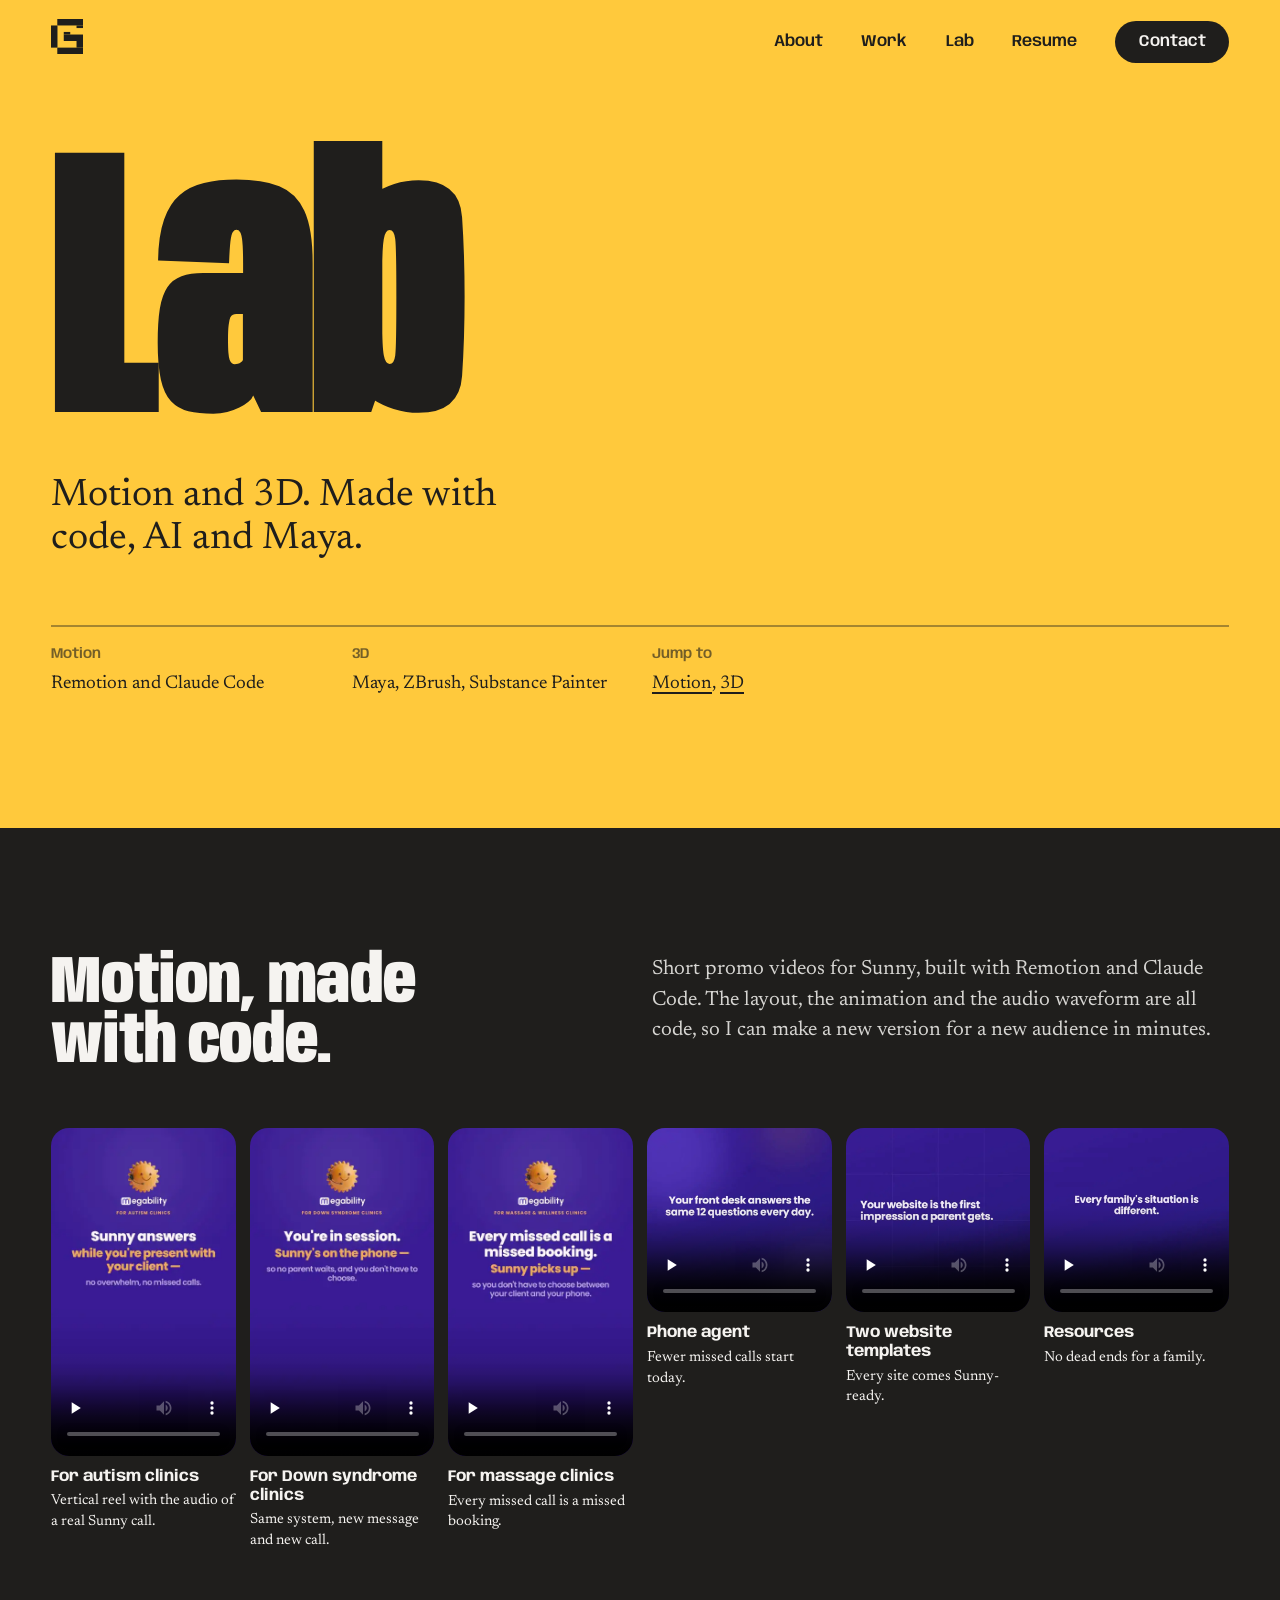
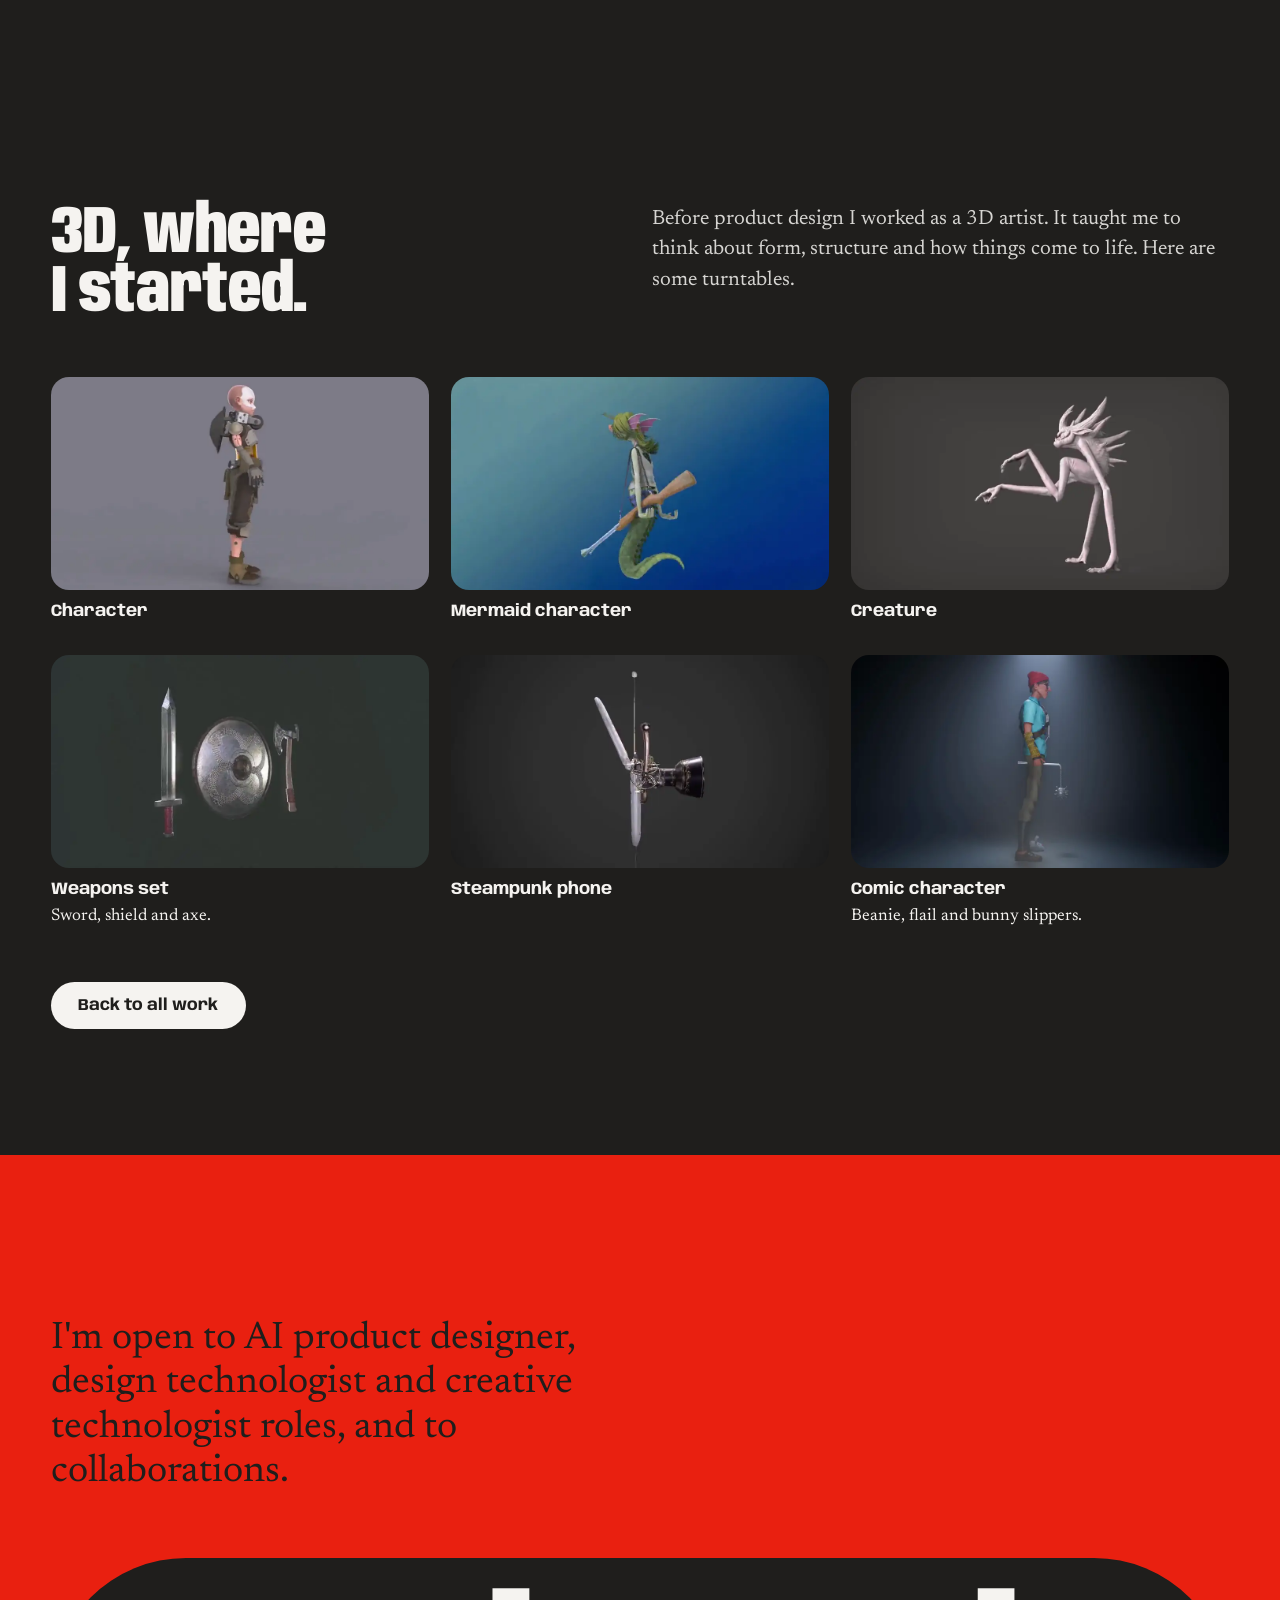
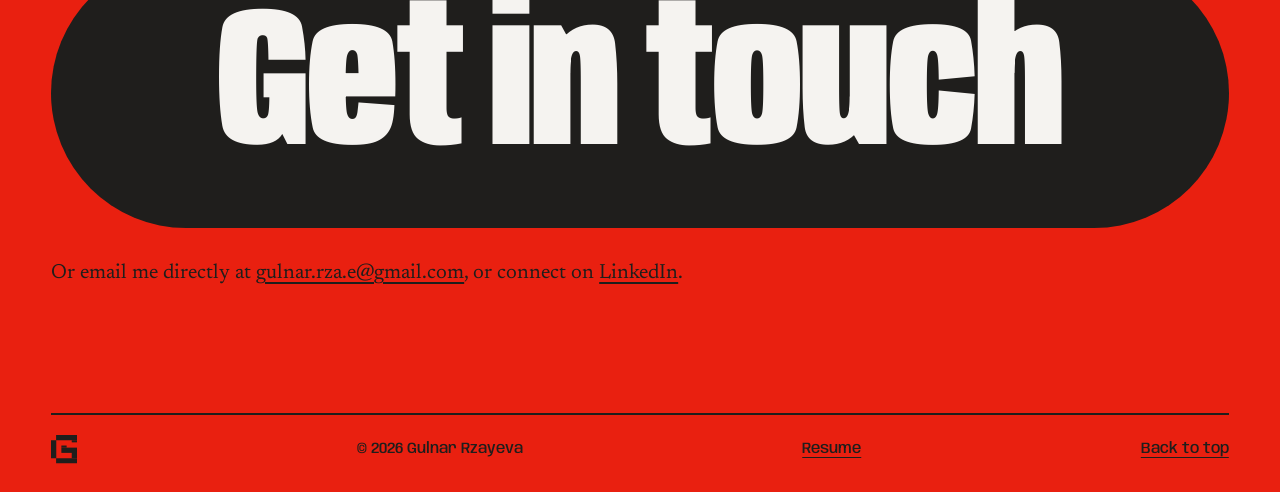
<file: lab.html>
<!doctype html>
<html lang="en">
<head>
  <meta charset="utf-8">
  <meta name="viewport" content="width=device-width, initial-scale=1">
  <title>Lab | Gulnar Rzayeva</title>
  <meta name="description" content="Lab: motion made with Remotion and Claude Code, websites with the Sunny AI chat built in, and 3D turntables. By Gulnar Rzayeva.">
  <meta name="theme-color" content="#FFC93C">
  <meta property="og:title" content="Lab | Gulnar Rzayeva">
  <meta property="og:description" content="Lab: motion made with Remotion and Claude Code, websites with the Sunny AI chat built in, and 3D turntables. By Gulnar Rzayeva.">
  <meta property="og:type" content="article">
  <link rel="icon" href="favicon.svg" type="image/svg+xml">
  <link rel="preload" href="assets/fonts/anybody.woff2" as="font" type="font/woff2" crossorigin>
  <link rel="stylesheet" href="css/style.css">
  <script src="js/main.js" defer></script>
</head>
<body>

<svg width="0" height="0" style="position:absolute" aria-hidden="true" focusable="false">
  <symbol id="g" viewBox="0 0 112.82 123.74">
    <rect x="-27.65" y="50.47" width="78.12" height="22.81" transform="translate(-50.47 73.28) rotate(-90)"/>
    <rect x="96.85" y="15.97" width="9.13" height="22.81" transform="translate(74.03 128.79) rotate(-90)"/>
    <rect x="51.84" y="38.79" width="9.13" height="22.81" transform="translate(6.22 106.6) rotate(-90)"/>
    <rect x="85.65" y="73.76" width="31.53" height="22.81" transform="translate(16.25 186.58) rotate(-90)"/>
    <rect x="22.19" y="100.93" width="90.63" height="22.81"/>
    <rect x="22.19" y="0" width="90.63" height="22.81"/>
    <rect x="45.01" y="54.76" width="67.81" height="22.81"/>
  </symbol>
</svg>

<a class="skip" href="#motion">Skip to the content</a>

<header class="nav" data-theme="light">
  <a class="nav__logo" href="/" aria-label="Gulnar Rzayeva, home">
    <svg viewBox="0 0 112.82 123.74" aria-hidden="true"><use href="#g"/></svg>
  </a>
  <nav class="nav__links" aria-label="Main">
    <a href="/#about">About</a>
    <a href="/#work">Work</a>
    <a href="/lab">Lab</a>
    <a class="nav__resume" href="/resume.pdf" target="_blank" rel="noopener">Resume</a>
    <a class="pill" href="#contact">Contact</a>
  </nav>
</header>

<main id="top">

  <section class="case-hero case-hero--lilac case-hero--yellow case-hero--top" data-nav="light">
    <h1><span class="line"><span>Lab</span></span></h1>
    <p class="case-hero__sub">Motion and 3D. Made with code, AI and Maya.</p>
    <dl class="meta">
      <div><dt>Motion</dt><dd>Remotion and Claude Code</dd></div>
      <div><dt>3D</dt><dd>Maya, ZBrush, Substance Painter</dd></div>
      <div><dt>Jump to</dt><dd><a href="#motion">Motion</a>, <a href="#three-d">3D</a></dd></div>
    </dl>
  </section>

  <section class="case-block case-block--ink" id="motion" data-nav="dark">
    <div class="case-grid">
      <div class="case-grid__head"><h2 class="case-h2">Motion, made with code.</h2></div>
      <div class="case-grid__body">
        <p class="case-p">Short promo videos for Sunny, built with Remotion and Claude Code. The layout, the animation and the audio waveform are all code, so I can make a new version for a new audience in minutes.</p>
      </div>
    </div>
    <div class="vgrid vgrid--6">
      <figure class="vitem vitem--tall"><video controls preload="none" playsinline poster="assets/img/poster-sunny-reel-autism.webp" aria-label="For autism clinics"><source src="assets/video/sunny-reel-autism.mp4" type="video/mp4"></video><figcaption><strong>For autism clinics</strong>Vertical reel with the audio of a real Sunny call.</figcaption></figure>
      <figure class="vitem vitem--tall"><video controls preload="none" playsinline poster="assets/img/poster-sunny-reel-down.webp" aria-label="For Down syndrome clinics"><source src="assets/video/sunny-reel-down.mp4" type="video/mp4"></video><figcaption><strong>For Down syndrome clinics</strong>Same system, new message and new call.</figcaption></figure>
      <figure class="vitem vitem--tall"><video controls preload="none" playsinline poster="assets/img/poster-sunny-reel-massage.webp" aria-label="For massage clinics"><source src="assets/video/sunny-reel-massage.mp4" type="video/mp4"></video><figcaption><strong>For massage clinics</strong>Every missed call is a missed booking.</figcaption></figure>
      <figure class="vitem vitem--sq"><video controls preload="none" playsinline poster="assets/img/poster-sunny-phone-agent.webp" aria-label="Phone agent"><source src="assets/video/sunny-phone-agent.mp4" type="video/mp4"></video><figcaption><strong>Phone agent</strong>Fewer missed calls start today.</figcaption></figure>
      <figure class="vitem vitem--sq"><video controls preload="none" playsinline poster="assets/img/poster-sunny-two-websites.webp" aria-label="Two website templates"><source src="assets/video/sunny-two-websites.mp4" type="video/mp4"></video><figcaption><strong>Two website templates</strong>Every site comes Sunny-ready.</figcaption></figure>
      <figure class="vitem vitem--sq"><video controls preload="none" playsinline poster="assets/img/poster-sunny-resources.webp" aria-label="Resources"><source src="assets/video/sunny-resources.mp4" type="video/mp4"></video><figcaption><strong>Resources</strong>No dead ends for a family.</figcaption></figure>
    </div>
  </section>

  <section class="case-block case-block--ink" id="three-d" data-nav="dark">
    <div class="case-grid">
      <div class="case-grid__head"><h2 class="case-h2">3D, where I started.</h2></div>
      <div class="case-grid__body">
        <p class="case-p">Before product design I worked as a 3D artist. It taught me to think about form, structure and how things come to life. Here are some turntables.</p>
      </div>
    </div>
    <div class="vgrid vgrid--5">
      <figure class="vitem vitem--wide"><video muted loop playsinline preload="none" data-autoplay poster="assets/img/poster-3d-character.webp" aria-label="Character"><source src="assets/video/3d-character.mp4" type="video/mp4"></video><figcaption><strong>Character</strong></figcaption></figure>
      <figure class="vitem vitem--wide"><video muted loop playsinline preload="none" data-autoplay poster="assets/img/poster-3d-mermaid.webp" aria-label="Mermaid character"><source src="assets/video/3d-mermaid.mp4" type="video/mp4"></video><figcaption><strong>Mermaid character</strong></figcaption></figure>
      <figure class="vitem vitem--wide"><video muted loop playsinline preload="none" data-autoplay poster="assets/img/poster-3d-creature.webp" aria-label="Creature"><source src="assets/video/3d-creature.mp4" type="video/mp4"></video><figcaption><strong>Creature</strong></figcaption></figure>
      <figure class="vitem vitem--wide"><video muted loop playsinline preload="none" data-autoplay poster="assets/img/poster-3d-weapons.webp" aria-label="Weapons set"><source src="assets/video/3d-weapons.mp4" type="video/mp4"></video><figcaption><strong>Weapons set</strong>Sword, shield and axe.</figcaption></figure>
      <figure class="vitem vitem--wide"><video muted loop playsinline preload="none" data-autoplay poster="assets/img/poster-3d-phone.webp" aria-label="Steampunk phone"><source src="assets/video/3d-phone.mp4" type="video/mp4"></video><figcaption><strong>Steampunk phone</strong></figcaption></figure>
      <figure class="vitem vitem--wide"><video muted loop playsinline preload="none" data-autoplay poster="assets/img/poster-3d-comic-character.webp" aria-label="Comic character"><source src="assets/video/3d-comic-character.mp4" type="video/mp4"></video><figcaption><strong>Comic character</strong>Beanie, flail and bunny slippers.</figcaption></figure>
    </div>
    <p style="margin-top: clamp(36px, 6vh, 64px)"><a class="btn btn--light" style="margin-top:0" href="/#work">Back to all work</a></p>
  </section>

  <section class="contact" id="contact" data-nav="light">
    <p class="contact__lead">I'm open to AI product designer, design technologist and creative technologist roles, and to collaborations.</p>
    <a class="cta" id="cta" href="#contactForm"><span>Get in touch</span></a>
    <dialog class="cmodal" id="contactModal" aria-labelledby="cmodalTitle">
      <form class="cform" id="contactForm" action="https://api.web3forms.com/submit" method="POST">
        <div class="cmodal__head">
          <h2 class="cmodal__title" id="cmodalTitle">Say hello</h2>
          <button class="cmodal__close" id="cmodalClose" type="button" aria-label="Close">&#215;</button>
        </div>
        <input type="hidden" name="access_key" value="301f6f8f-8c38-4d42-bc05-eec0dd78a76e">
        <input type="hidden" name="subject" value="New message from your portfolio">
        <input type="hidden" name="from_name" value="gulnar-portfolio.vercel.app">
        <input type="checkbox" name="botcheck" class="cform__bot" tabindex="-1" autocomplete="off" aria-hidden="true">
        <p class="cform__field">
          <label for="cf-name">Your name</label>
          <input id="cf-name" name="name" type="text" required autocomplete="name">
        </p>
        <p class="cform__field">
          <label for="cf-email">Your email</label>
          <input id="cf-email" name="email" type="email" required autocomplete="email">
        </p>
        <p class="cform__field">
          <label for="cf-message">Message</label>
          <textarea id="cf-message" name="message" rows="4" required></textarea>
        </p>
        <button class="btn cform__submit" type="submit">Send message</button>
        <p class="cform__status" id="cformStatus" role="status" aria-live="polite"></p>
      </form>
    </dialog>

    <p class="contact__mail">Or email me directly at <a href="mailto:gulnar.rza.e@gmail.com">gulnar.rza.e@gmail.com</a>, or connect on <a href="https://www.linkedin.com/in/gulnarza" target="_blank" rel="noopener">LinkedIn</a>.</p>

    <footer class="footer">
      <svg viewBox="0 0 112.82 123.74" aria-hidden="true"><use href="#g"/></svg>
      <p>&copy; 2026 Gulnar Rzayeva</p>
      <a class="footer__resume" href="/resume.pdf" target="_blank" rel="noopener">Resume</a>
      <a href="#top">Back to top</a>
    </footer>
  </section>

</main>

<div class="cursor" id="cursor" aria-hidden="true"><span>View</span></div>

</body>
</html>
</file>
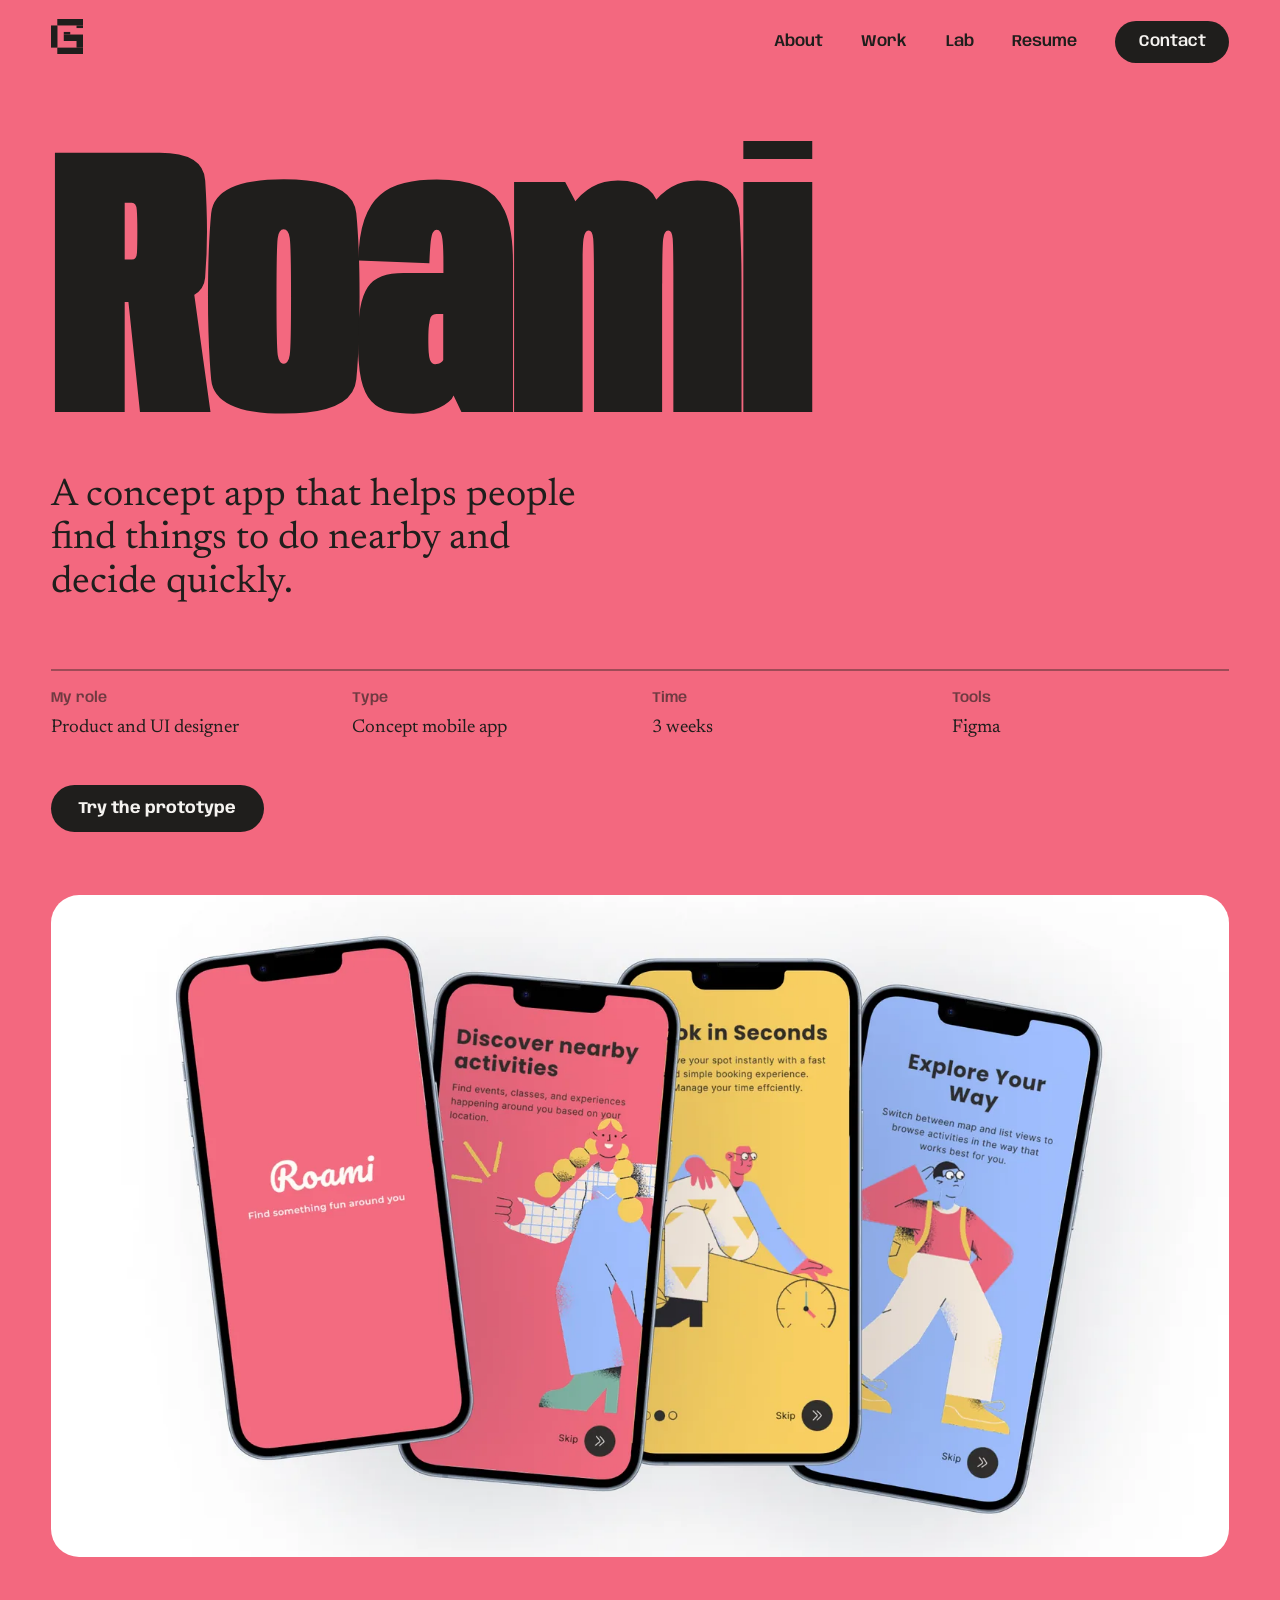
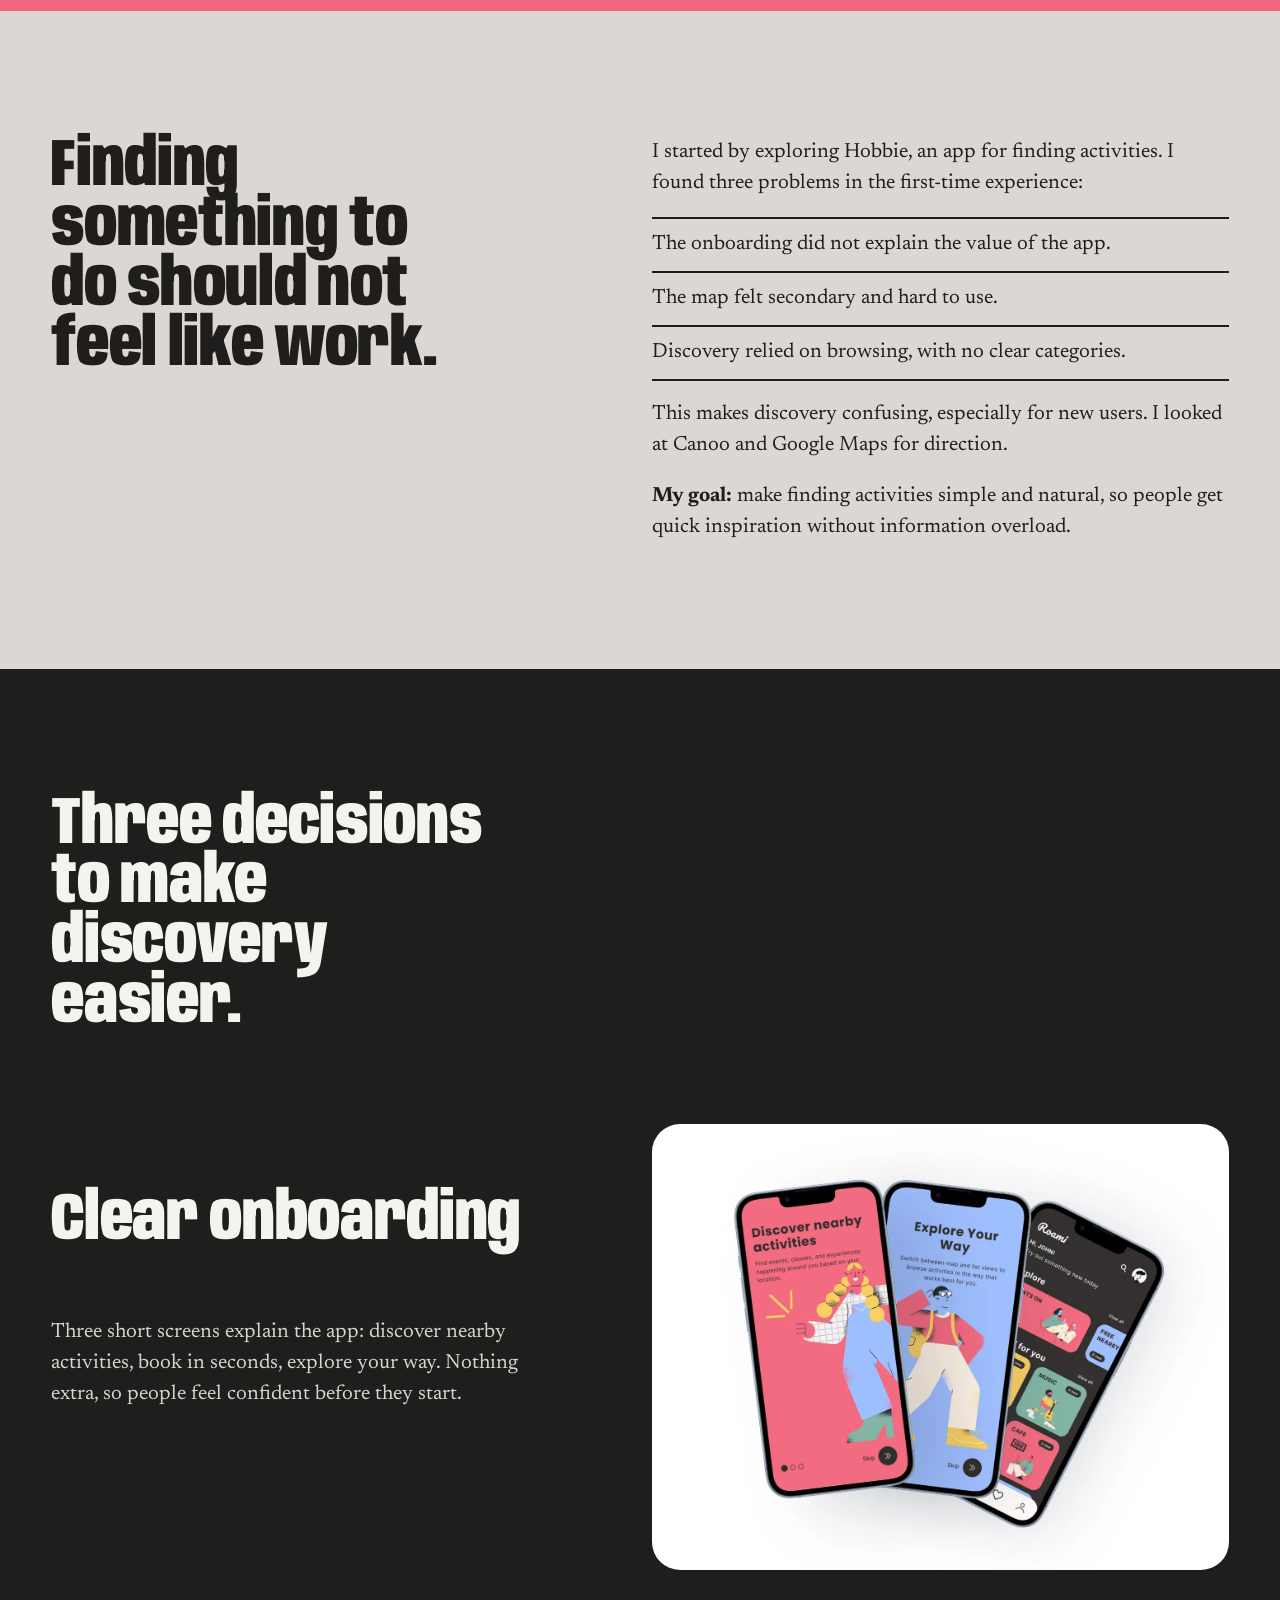
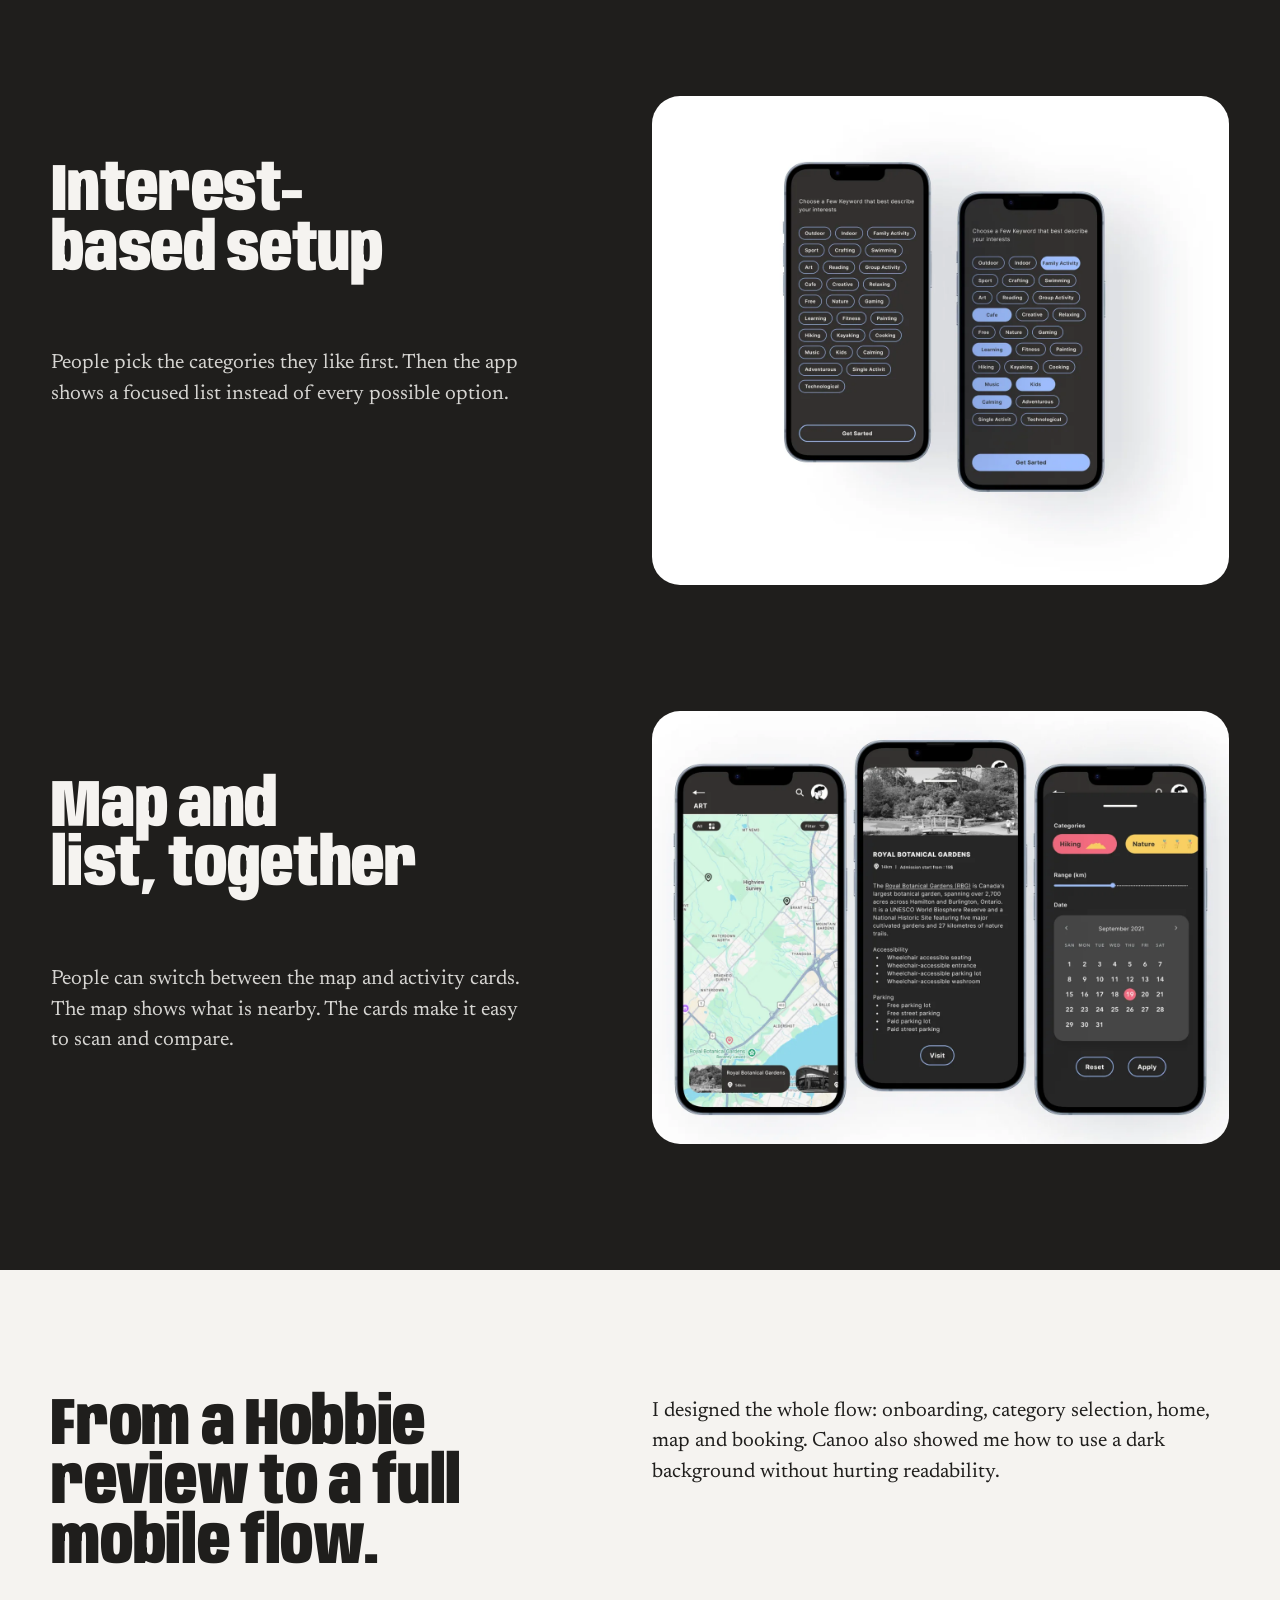
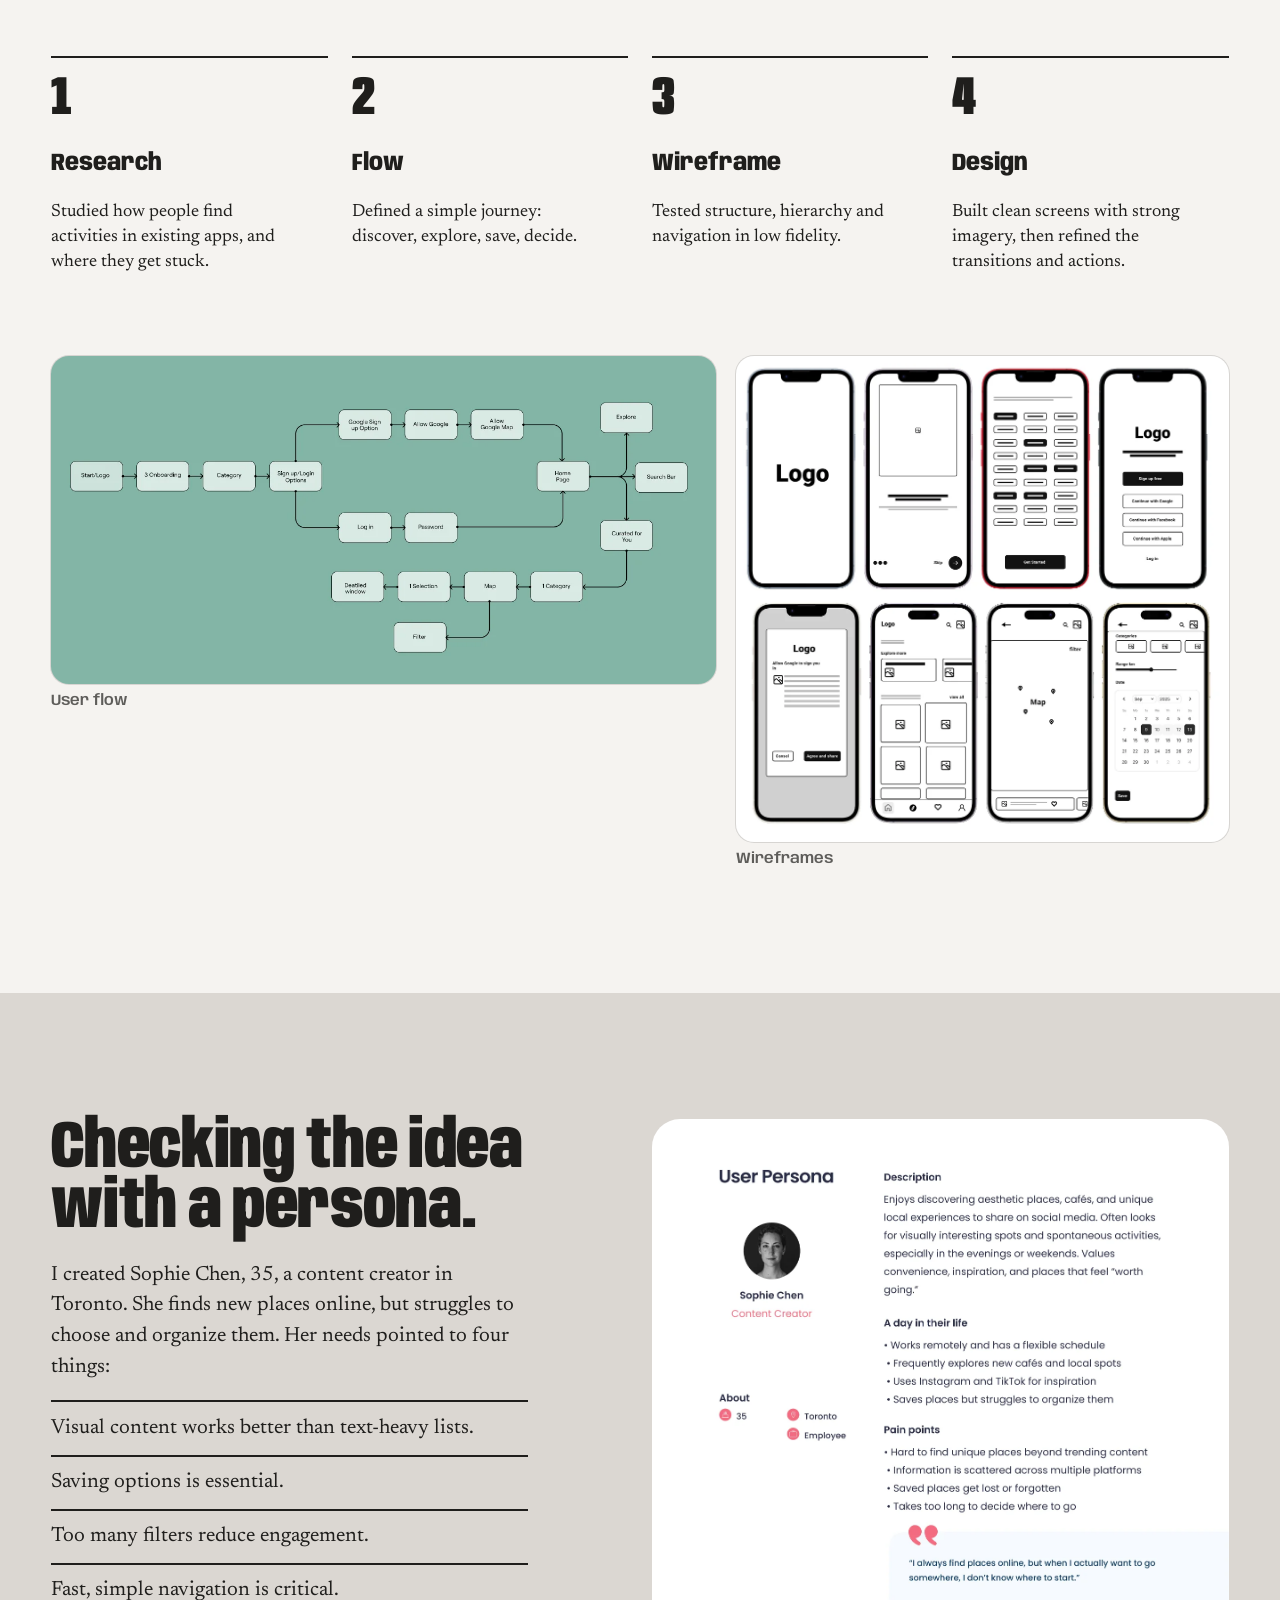
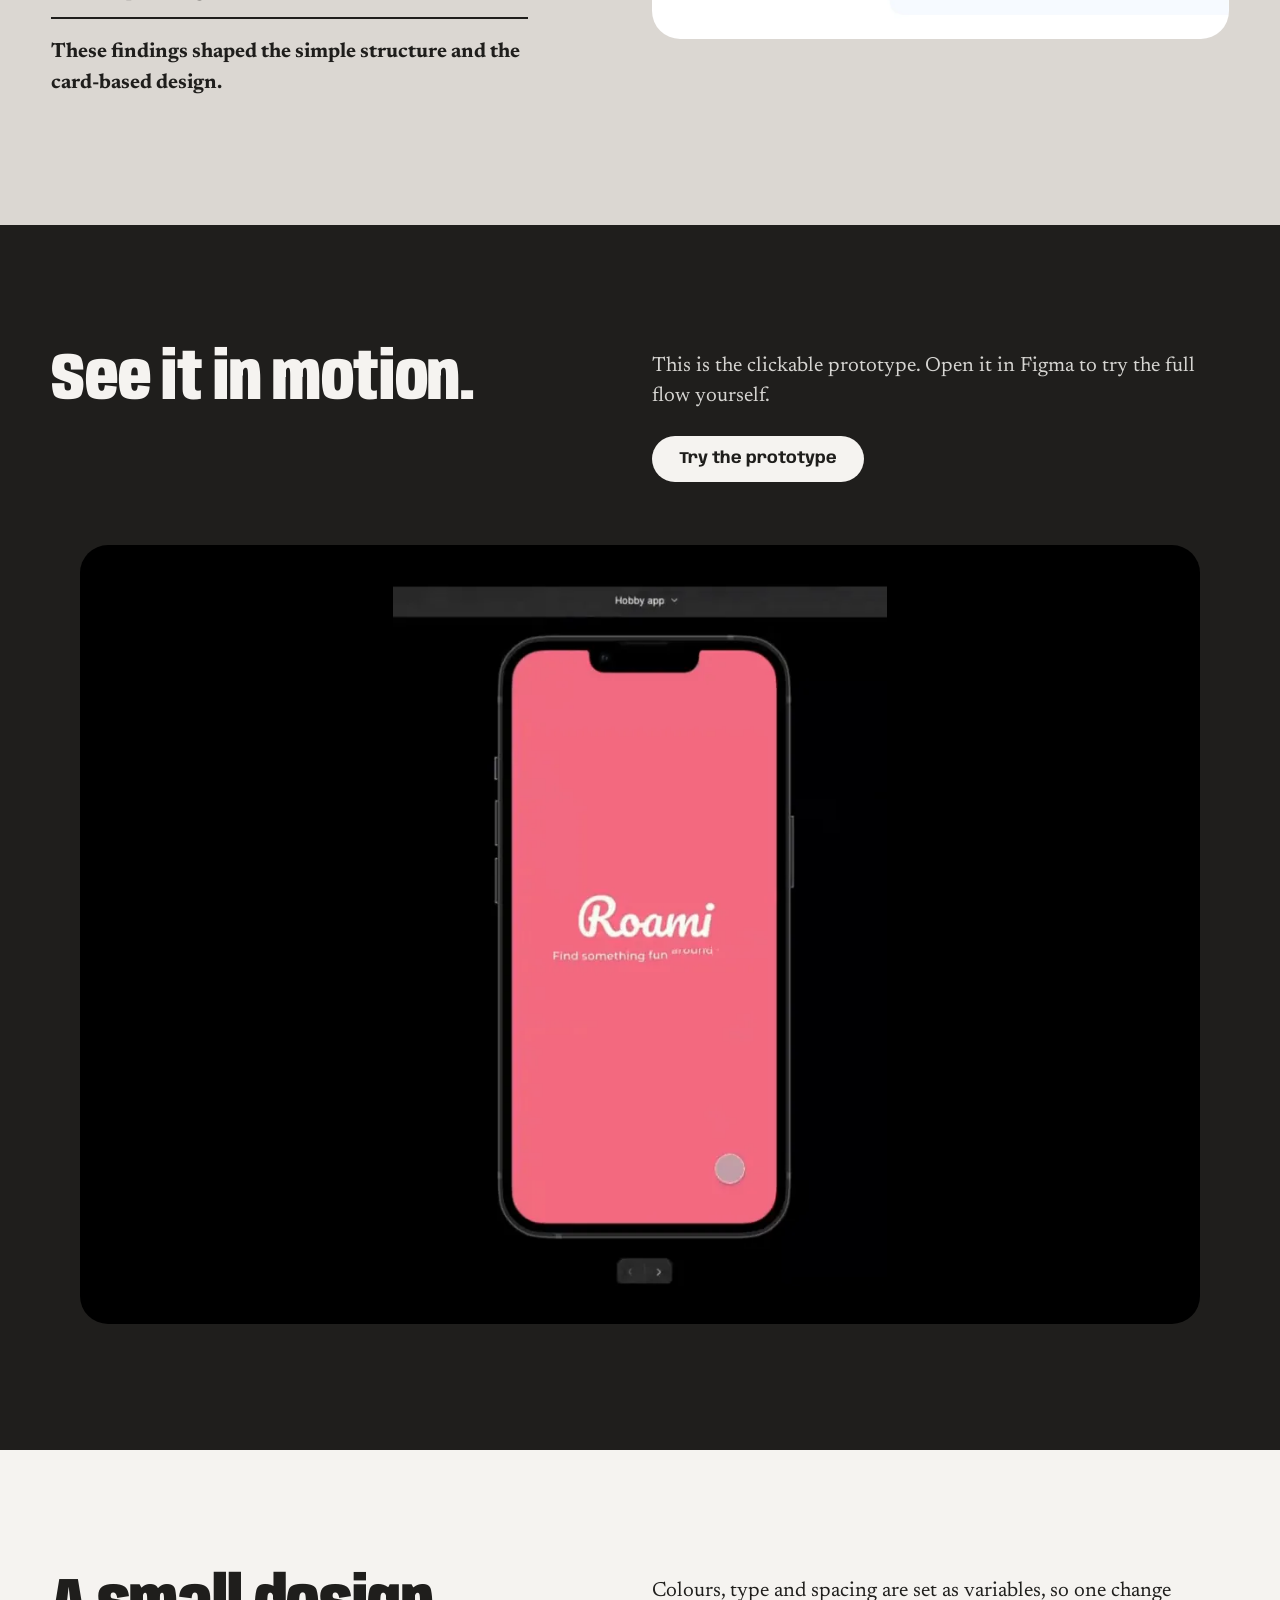
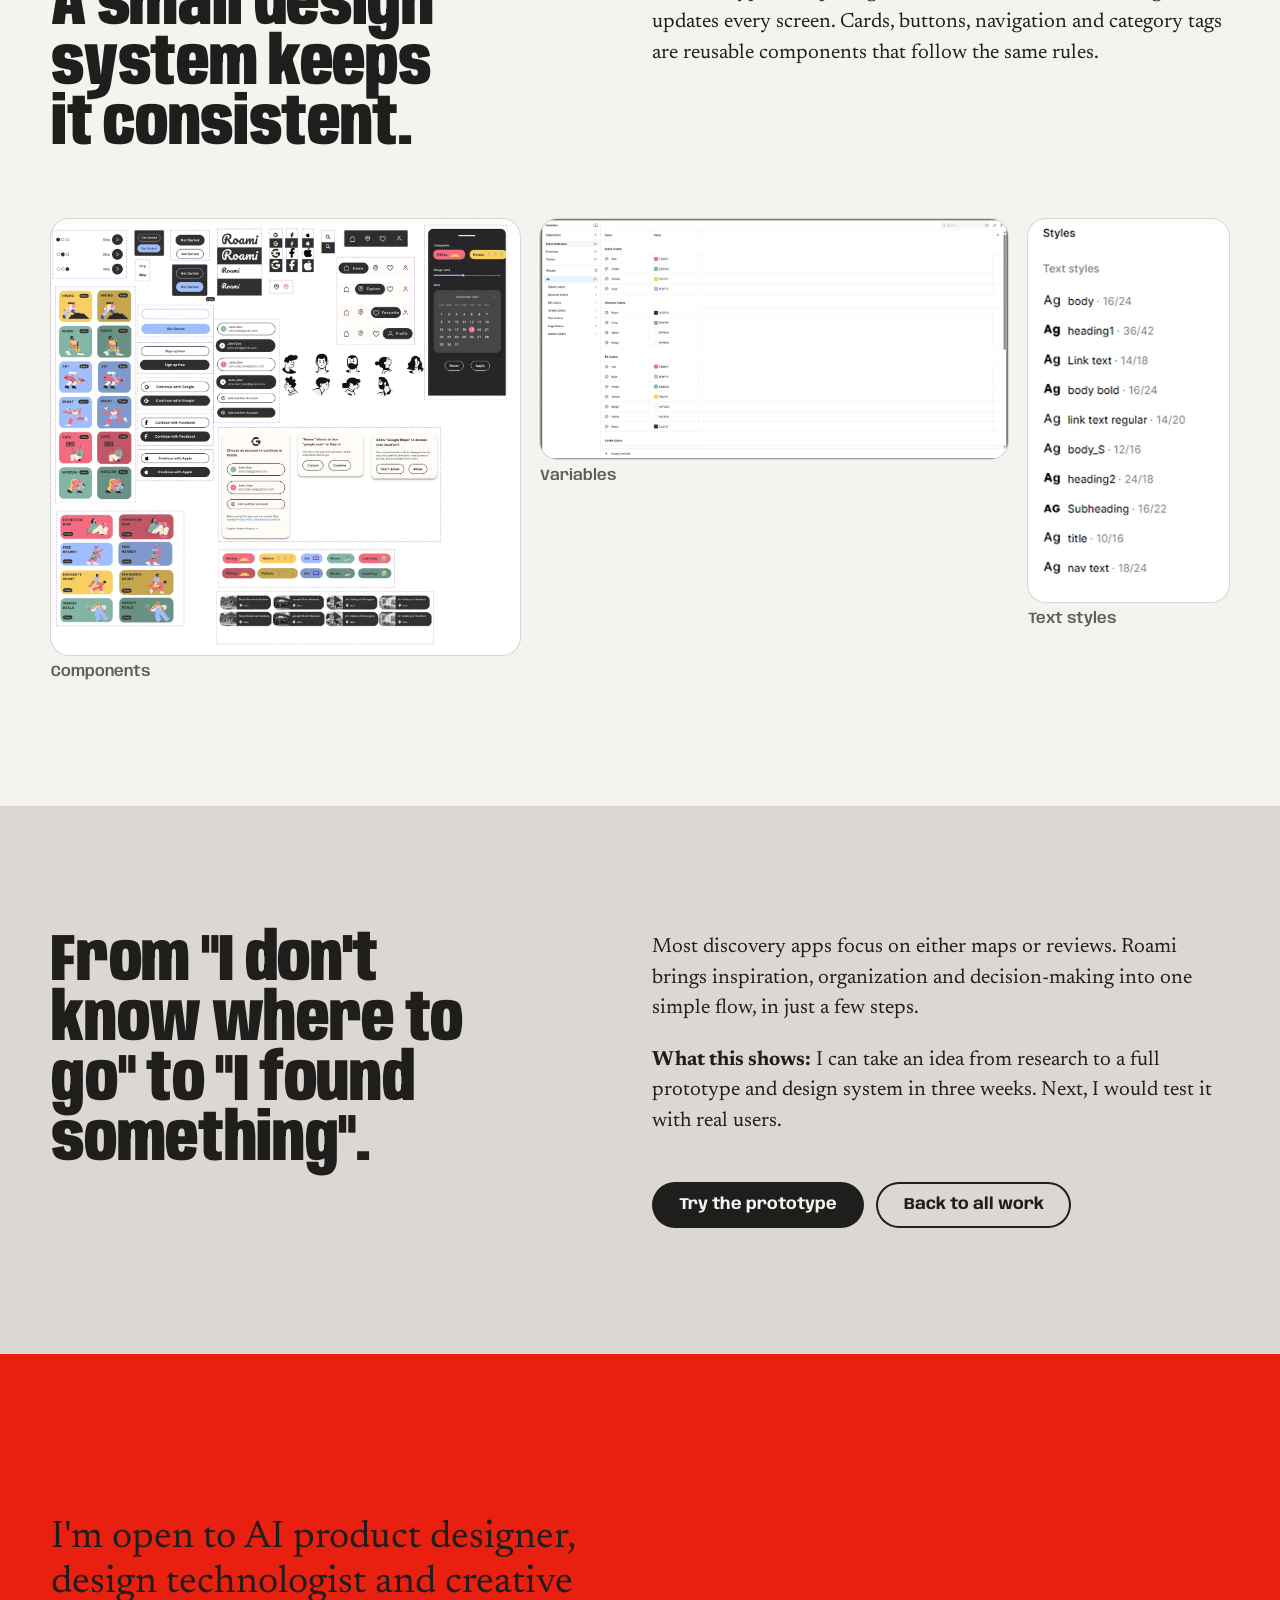
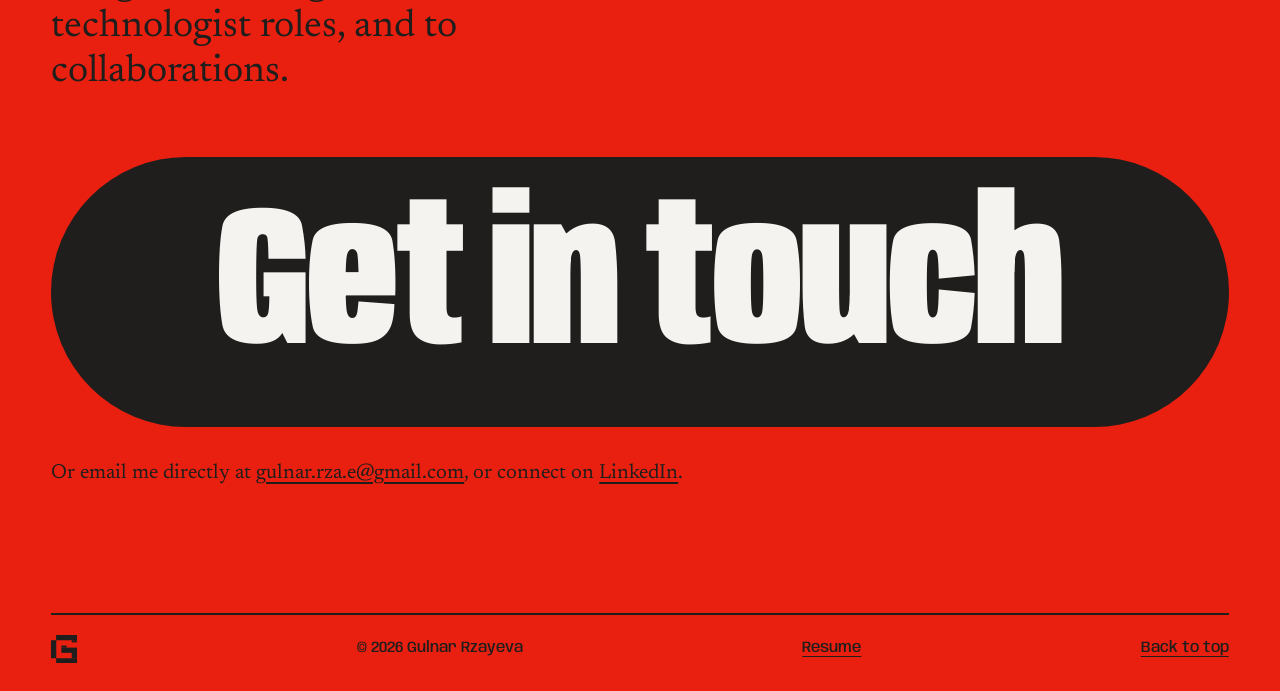
<file: roami.html>
<!doctype html>
<html lang="en">
<head>
  <meta charset="utf-8">
  <meta name="viewport" content="width=device-width, initial-scale=1">
  <title>Roami | Gulnar Rzayeva</title>
  <meta name="description" content="Case study: Roami, a concept mobile app that helps people find things to do nearby and decide quickly. Designed in Figma by Gulnar Rzayeva.">
  <meta name="theme-color" content="#F3687F">
  <meta property="og:title" content="Roami | Gulnar Rzayeva">
  <meta property="og:description" content="A concept app for finding things to do nearby, from research to a full prototype in three weeks.">
  <meta property="og:type" content="article">
  <link rel="icon" href="favicon.svg" type="image/svg+xml">
  <link rel="preload" href="assets/fonts/anybody.woff2" as="font" type="font/woff2" crossorigin>
  <link rel="stylesheet" href="css/style.css">
  <script src="js/main.js" defer></script>
</head>
<body>

<svg width="0" height="0" style="position:absolute" aria-hidden="true" focusable="false">
  <symbol id="g" viewBox="0 0 112.82 123.74">
    <rect x="-27.65" y="50.47" width="78.12" height="22.81" transform="translate(-50.47 73.28) rotate(-90)"/>
    <rect x="96.85" y="15.97" width="9.13" height="22.81" transform="translate(74.03 128.79) rotate(-90)"/>
    <rect x="51.84" y="38.79" width="9.13" height="22.81" transform="translate(6.22 106.6) rotate(-90)"/>
    <rect x="85.65" y="73.76" width="31.53" height="22.81" transform="translate(16.25 186.58) rotate(-90)"/>
    <rect x="22.19" y="100.93" width="90.63" height="22.81"/>
    <rect x="22.19" y="0" width="90.63" height="22.81"/>
    <rect x="45.01" y="54.76" width="67.81" height="22.81"/>
  </symbol>
</svg>

<a class="skip" href="#problem">Skip to the case study</a>

<header class="nav" data-theme="light">
  <a class="nav__logo" href="/" aria-label="Gulnar Rzayeva, home">
    <svg viewBox="0 0 112.82 123.74" aria-hidden="true"><use href="#g"/></svg>
  </a>
  <nav class="nav__links" aria-label="Main">
    <a href="/#about">About</a>
    <a href="/#work">Work</a>
    <a href="/lab">Lab</a>
    <a class="nav__resume" href="/resume.pdf" target="_blank" rel="noopener">Resume</a>
    <a class="pill" href="#contact">Contact</a>
  </nav>
</header>

<main id="top">

  <section class="case-hero case-hero--lilac case-hero--pink case-hero--top" data-nav="light">
    <h1><span class="line"><span>Roami</span></span></h1>
    <p class="case-hero__sub">A concept app that helps people find things to do nearby and decide quickly.</p>
    <dl class="meta">
      <div><dt>My role</dt><dd>Product and UI designer</dd></div>
      <div><dt>Type</dt><dd>Concept mobile app</dd></div>
      <div><dt>Time</dt><dd>3 weeks</dd></div>
      <div><dt>Tools</dt><dd>Figma</dd></div>
    </dl>
    <a class="btn btn--dark case-hero__btn" href="https://www.figma.com/proto/FGX5twzaNjrnqDz9B4VJoz/Hobby-app?node-id=74-349&amp;p=f&amp;viewport=-1023%2C540%2C0.37&amp;t=bON88m1OZueViG2H-1&amp;scaling=scale-down&amp;content-scaling=fixed&amp;starting-point-node-id=74%3A349&amp;page-id=74%3A348" target="_blank" rel="noopener">Try the prototype</a>
    <figure class="case-hero__img case-hero__img--white">
      <img src="assets/img/roami-hero.webp" alt="Four Roami app screens: a splash screen and three colourful onboarding screens" width="1600" height="1200">
    </figure>
  </section>

  <section class="case-block case-block--concrete" id="problem" data-nav="light">
    <div class="case-grid">
      <div class="case-grid__head"><h2 class="case-h2">Finding something to do should not feel like work.</h2></div>
      <div class="case-grid__body">
        <p class="case-p">I started by exploring Hobbie, an app for finding activities. I found three problems in the first-time experience:</p>
        <ul class="case-list">
          <li>The onboarding did not explain the value of the app.</li>
          <li>The map felt secondary and hard to use.</li>
          <li>Discovery relied on browsing, with no clear categories.</li>
        </ul>
        <p class="case-p">This makes discovery confusing, especially for new users. I looked at Canoo and Google Maps for direction.</p>
        <p class="case-p"><strong>My goal:</strong> make finding activities simple and natural, so people get quick inspiration without information overload.</p>
      </div>
    </div>
  </section>

  <section class="case-block case-block--ink" data-nav="dark">
    <div class="case-grid" style="margin-bottom: clamp(56px, 10vh, 110px)">
      <div class="case-grid__head"><h2 class="case-h2">Three decisions to make discovery easier.</h2></div>
    </div>

    <div class="decision case-grid">
      <div class="case-grid__head">
        <h3 class="case-h2">Clear onboarding</h3>
        <p class="case-p" style="margin-top: 1em">Three short screens explain the app: discover nearby activities, book in seconds, explore your way. Nothing extra, so people feel confident before they start.</p>
      </div>
      <div class="case-grid__body"><figure class="shot"><img src="assets/img/roami-onboarding.webp" alt="Roami onboarding screens and the home screen" width="1400" height="1081" loading="lazy"></figure></div>
    </div>

    <div class="decision case-grid">
      <div class="case-grid__head">
        <h3 class="case-h2">Interest-based setup</h3>
        <p class="case-p" style="margin-top: 1em">People pick the categories they like first. Then the app shows a focused list instead of every possible option.</p>
      </div>
      <div class="case-grid__body"><figure class="shot"><img src="assets/img/roami-category.webp" alt="Roami category selection screens with interest tags" width="1400" height="1188" loading="lazy"></figure></div>
    </div>

    <div class="decision case-grid">
      <div class="case-grid__head">
        <h3 class="case-h2">Map and list, together</h3>
        <p class="case-p" style="margin-top: 1em">People can switch between the map and activity cards. The map shows what is nearby. The cards make it easy to scan and compare.</p>
      </div>
      <div class="case-grid__body"><figure class="shot"><img src="assets/img/roami-map.webp" alt="Roami map view, place details and filter screens" width="1400" height="1050" loading="lazy"></figure></div>
    </div>
  </section>

  <section class="case-block case-block--chalk" data-nav="light">
    <div class="case-grid">
      <div class="case-grid__head"><h2 class="case-h2">From a Hobbie review to a full mobile flow.</h2></div>
      <div class="case-grid__body">
        <p class="case-p">I designed the whole flow: onboarding, category selection, home, map and booking. Canoo also showed me how to use a dark background without hurting readability.</p>
      </div>
    </div>
    <ol class="steps">
      <li><h3>Research</h3><p>Studied how people find activities in existing apps, and where they get stuck.</p></li>
      <li><h3>Flow</h3><p>Defined a simple journey: discover, explore, save, decide.</p></li>
      <li><h3>Wireframe</h3><p>Tested structure, hierarchy and navigation in low fidelity.</p></li>
      <li><h3>Design</h3><p>Built clean screens with strong imagery, then refined the transitions and actions.</p></li>
    </ol>
    <div class="pair">
      <figure><img src="assets/img/roami-flow.webp" alt="User flow diagram from start to booking" width="1170" height="578" loading="lazy"><figcaption>User flow</figcaption></figure>
      <figure><img src="assets/img/roami-wireframes.webp" alt="Low-fidelity wireframes of the Roami screens" width="1008" height="995" loading="lazy"><figcaption>Wireframes</figcaption></figure>
    </div>
  </section>

  <section class="case-block case-block--concrete" data-nav="light">
    <div class="case-grid">
      <div class="case-grid__head">
        <h2 class="case-h2">Checking the idea with a persona.</h2>
        <p class="case-p" style="margin-top: 1em">I created Sophie Chen, 35, a content creator in Toronto. She finds new places online, but struggles to choose and organize them. Her needs pointed to four things:</p>
        <ul class="case-list">
          <li>Visual content works better than text-heavy lists.</li>
          <li>Saving options is essential.</li>
          <li>Too many filters reduce engagement.</li>
          <li>Fast, simple navigation is critical.</li>
        </ul>
        <p class="case-p"><strong>These findings shaped the simple structure and the card-based design.</strong></p>
      </div>
      <div class="case-grid__body"><figure class="shot shot--white"><img src="assets/img/roami-persona.webp" alt="User persona for Sophie Chen, a 35-year-old content creator in Toronto" width="1295" height="1166" loading="lazy"></figure></div>
    </div>
  </section>

  <section class="case-block case-block--ink" data-nav="dark">
    <div class="case-grid" style="margin-bottom: clamp(40px, 7vh, 80px)">
      <div class="case-grid__head"><h2 class="case-h2">See it in motion.</h2></div>
      <div class="case-grid__body">
        <p class="case-p">This is the clickable prototype. Open it in Figma to try the full flow yourself.</p>
        <p style="margin-top: 24px"><a class="btn btn--light" style="margin-top:0" href="https://www.figma.com/proto/FGX5twzaNjrnqDz9B4VJoz/Hobby-app?node-id=74-349&amp;p=f&amp;viewport=-1023%2C540%2C0.37&amp;t=bON88m1OZueViG2H-1&amp;scaling=scale-down&amp;content-scaling=fixed&amp;starting-point-node-id=74%3A349&amp;page-id=74%3A348" target="_blank" rel="noopener">Try the prototype</a></p>
      </div>
    </div>
    <div class="demo">
      <video data-autoplay muted loop playsinline preload="none" poster="assets/img/roami-poster.webp" aria-label="Screen recording of the Roami prototype: onboarding, sign in, home, map and filters">
        <source src="assets/roami-prototype.mp4" type="video/mp4">
      </video>
    </div>
  </section>

  <section class="case-block case-block--chalk" data-nav="light">
    <div class="case-grid" style="margin-bottom: clamp(40px, 7vh, 80px)">
      <div class="case-grid__head"><h2 class="case-h2">A small design system keeps it consistent.</h2></div>
      <div class="case-grid__body">
        <p class="case-p">Colours, type and spacing are set as variables, so one change updates every screen. Cards, buttons, navigation and category tags are reusable components that follow the same rules.</p>
      </div>
    </div>
    <div class="trio">
      <figure><img src="assets/img/roami-components.webp" alt="Roami component library in Figma" width="1400" height="1303" loading="lazy"><figcaption>Components</figcaption></figure>
      <figure><img src="assets/img/roami-variables.webp" alt="Roami colour variables in Figma" width="1400" height="719" loading="lazy"><figcaption>Variables</figcaption></figure>
      <figure><img src="assets/img/roami-styles.webp" alt="Roami text styles and colour styles" width="335" height="640" loading="lazy"><figcaption>Text styles</figcaption></figure>
    </div>
  </section>

  <section class="case-block case-block--concrete" data-nav="light">
    <div class="case-grid">
      <div class="case-grid__head"><h2 class="case-h2">From "I don't know where to go" to "I found something".</h2></div>
      <div class="case-grid__body">
        <p class="case-p">Most discovery apps focus on either maps or reviews. Roami brings inspiration, organization and decision-making into one simple flow, in just a few steps.</p>
        <p class="case-p"><strong>What this shows:</strong> I can take an idea from research to a full prototype and design system in three weeks. Next, I would test it with real users.</p>
        <p style="margin-top: clamp(28px, 5vh, 48px); display: flex; gap: 12px; flex-wrap: wrap">
          <a class="btn btn--dark" style="margin-top:0" href="https://www.figma.com/proto/FGX5twzaNjrnqDz9B4VJoz/Hobby-app?node-id=74-349&amp;p=f&amp;viewport=-1023%2C540%2C0.37&amp;t=bON88m1OZueViG2H-1&amp;scaling=scale-down&amp;content-scaling=fixed&amp;starting-point-node-id=74%3A349&amp;page-id=74%3A348" target="_blank" rel="noopener">Try the prototype</a>
          <a class="btn btn--outline" style="margin-top:0" href="/#work">Back to all work</a>
        </p>
      </div>
    </div>
  </section>

  <section class="contact" id="contact" data-nav="light">
    <p class="contact__lead">I'm open to AI product designer, design technologist and creative technologist roles, and to collaborations.</p>
    <a class="cta" id="cta" href="#contactForm"><span>Get in touch</span></a>
    <dialog class="cmodal" id="contactModal" aria-labelledby="cmodalTitle">
      <form class="cform" id="contactForm" action="https://api.web3forms.com/submit" method="POST">
        <div class="cmodal__head">
          <h2 class="cmodal__title" id="cmodalTitle">Say hello</h2>
          <button class="cmodal__close" id="cmodalClose" type="button" aria-label="Close">&#215;</button>
        </div>
        <input type="hidden" name="access_key" value="301f6f8f-8c38-4d42-bc05-eec0dd78a76e">
        <input type="hidden" name="subject" value="New message from your portfolio">
        <input type="hidden" name="from_name" value="gulnar-portfolio.vercel.app">
        <input type="checkbox" name="botcheck" class="cform__bot" tabindex="-1" autocomplete="off" aria-hidden="true">
        <p class="cform__field">
          <label for="cf-name">Your name</label>
          <input id="cf-name" name="name" type="text" required autocomplete="name">
        </p>
        <p class="cform__field">
          <label for="cf-email">Your email</label>
          <input id="cf-email" name="email" type="email" required autocomplete="email">
        </p>
        <p class="cform__field">
          <label for="cf-message">Message</label>
          <textarea id="cf-message" name="message" rows="4" required></textarea>
        </p>
        <button class="btn cform__submit" type="submit">Send message</button>
        <p class="cform__status" id="cformStatus" role="status" aria-live="polite"></p>
      </form>
    </dialog>

    <p class="contact__mail">Or email me directly at <a href="mailto:gulnar.rza.e@gmail.com">gulnar.rza.e@gmail.com</a>, or connect on <a href="https://www.linkedin.com/in/gulnarza" target="_blank" rel="noopener">LinkedIn</a>.</p>

    <footer class="footer">
      <svg viewBox="0 0 112.82 123.74" aria-hidden="true"><use href="#g"/></svg>
      <p>&copy; 2026 Gulnar Rzayeva</p>
      <a class="footer__resume" href="/resume.pdf" target="_blank" rel="noopener">Resume</a>
      <a href="#top">Back to top</a>
    </footer>
  </section>

</main>

<div class="cursor" id="cursor" aria-hidden="true"><span>View</span></div>

</body>
</html>
</file>
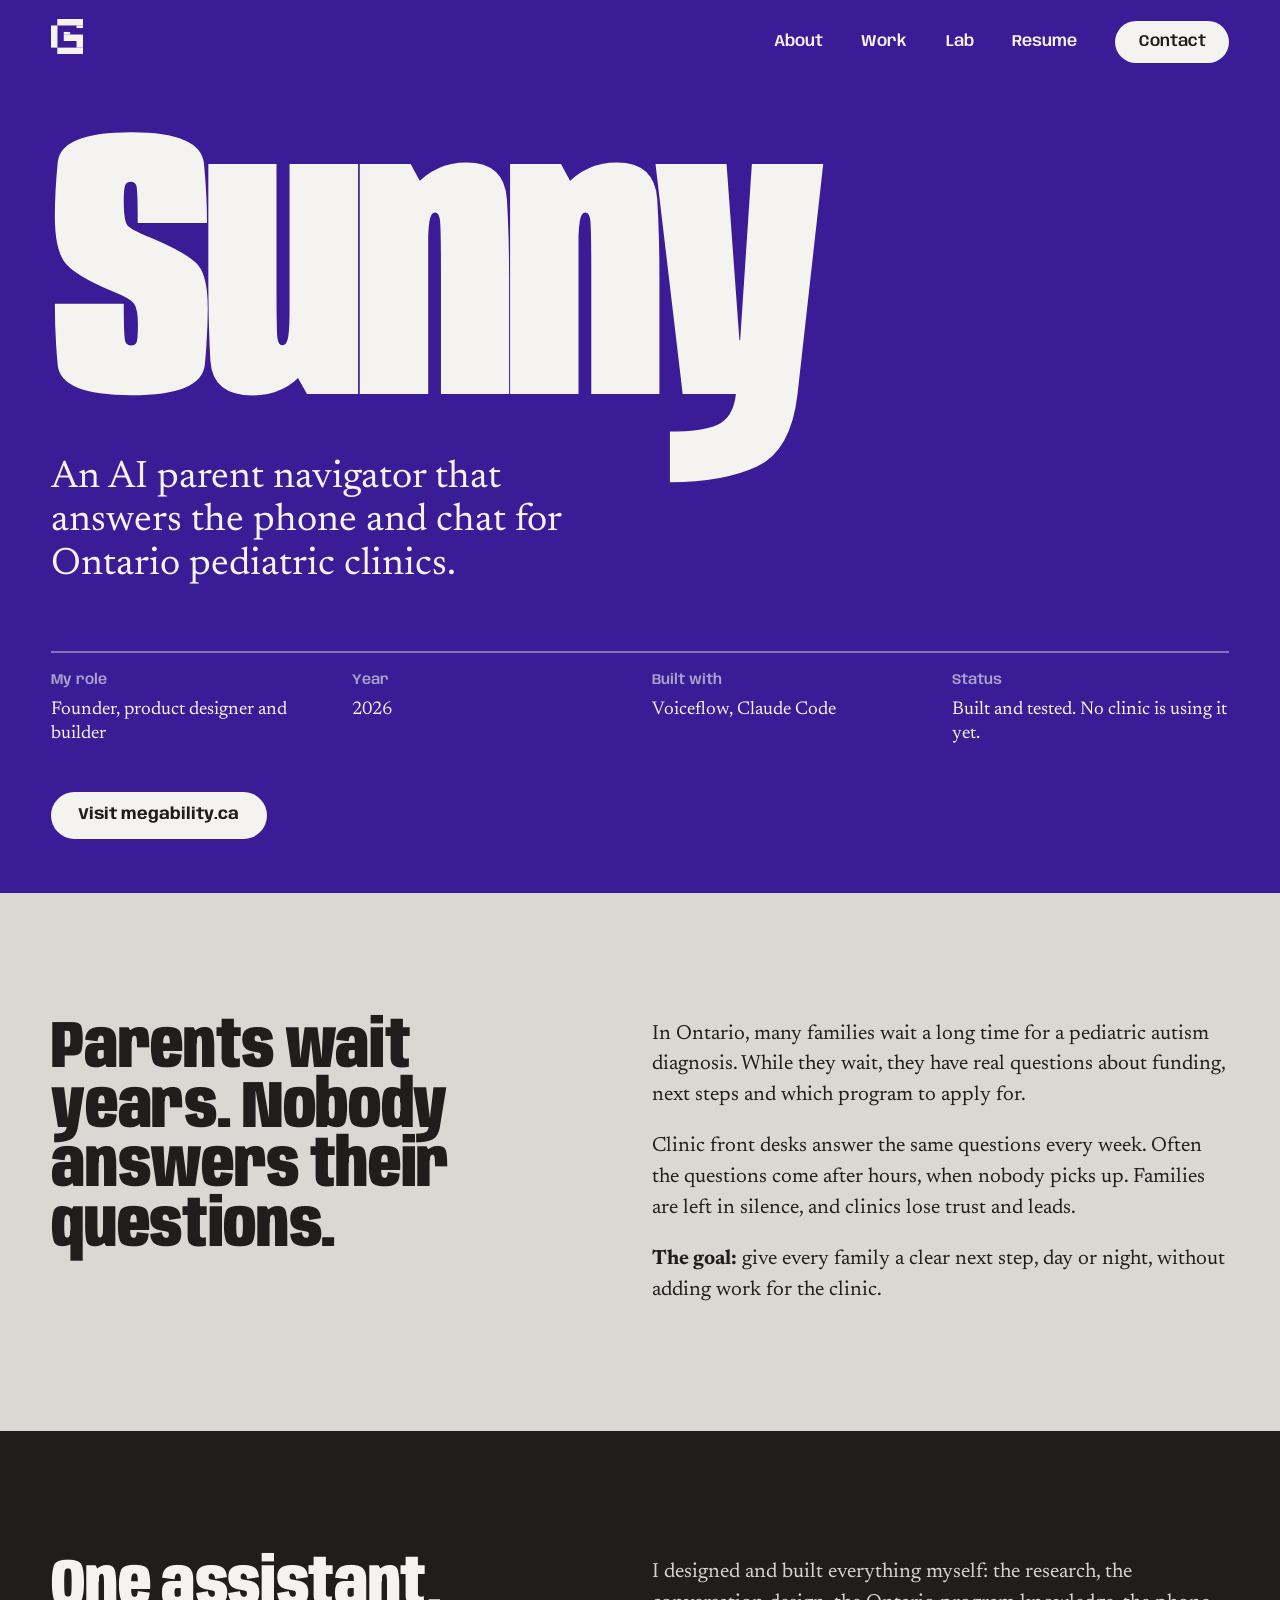
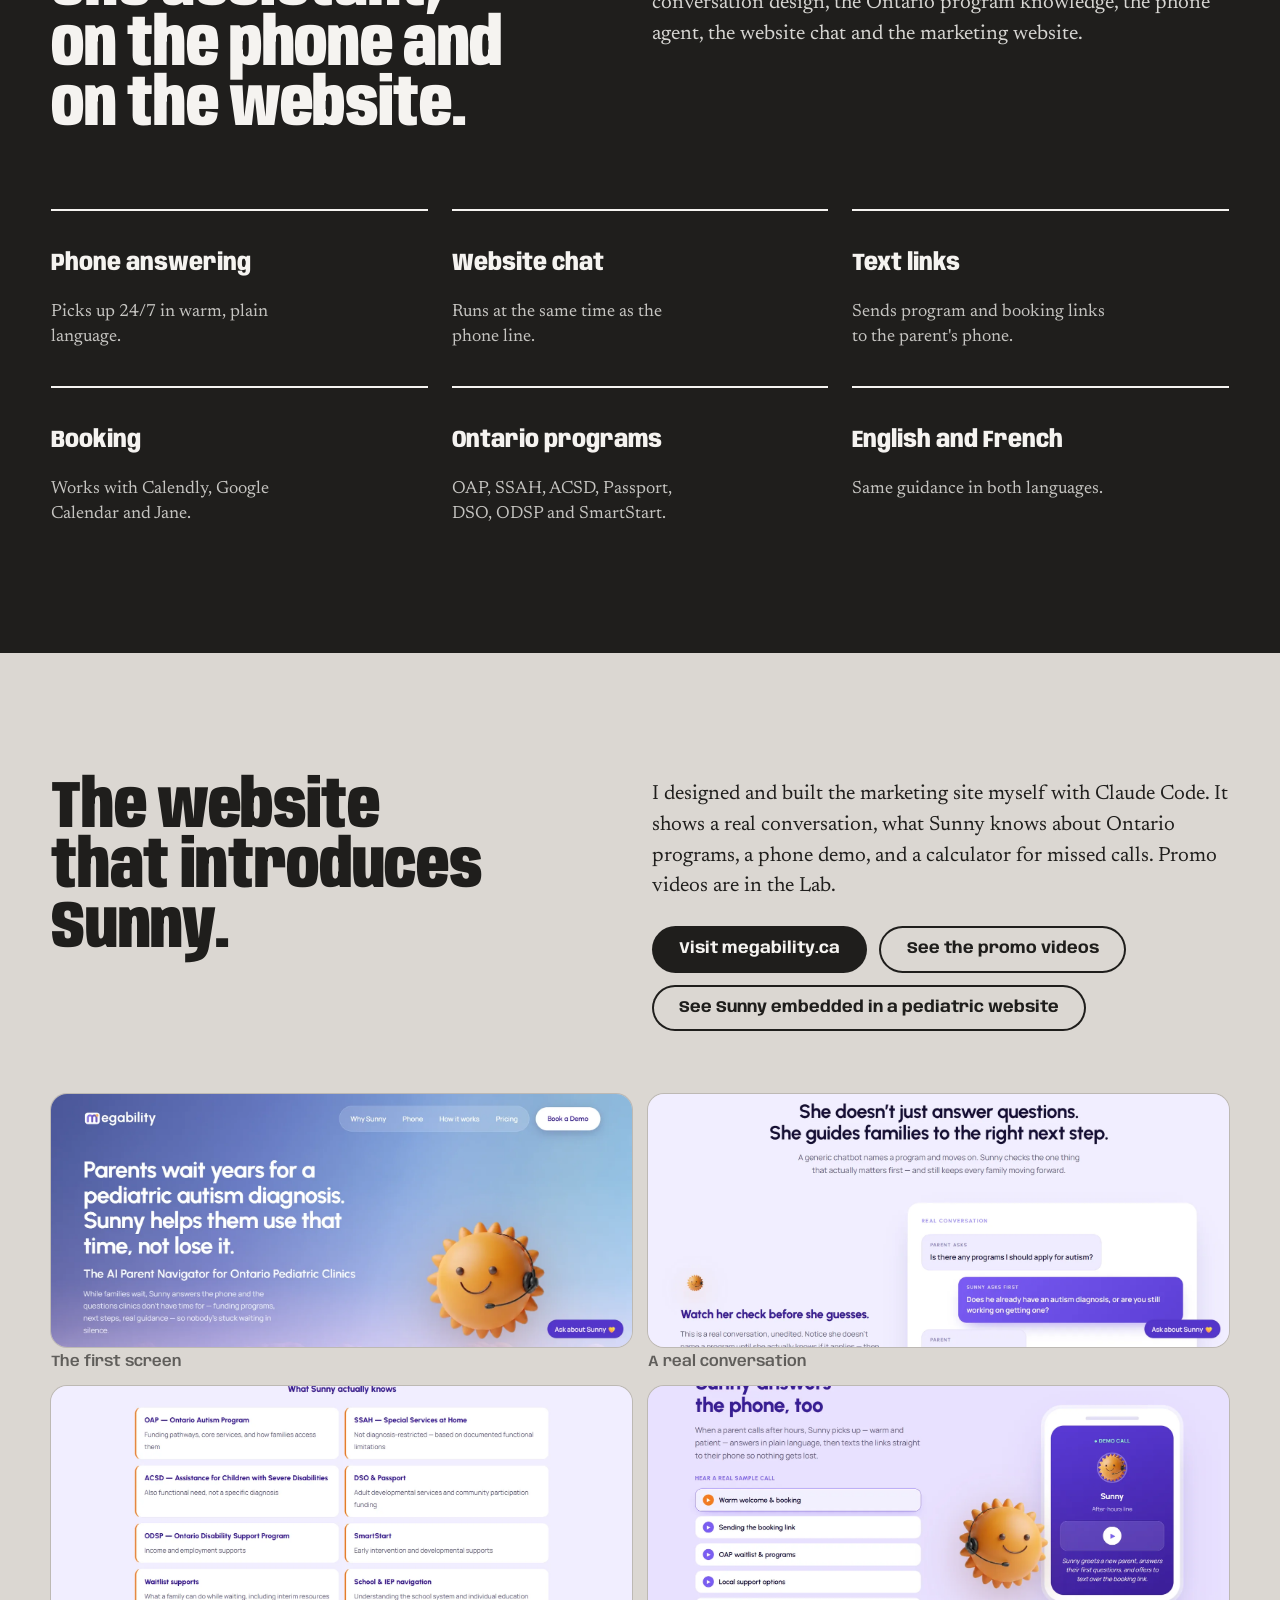
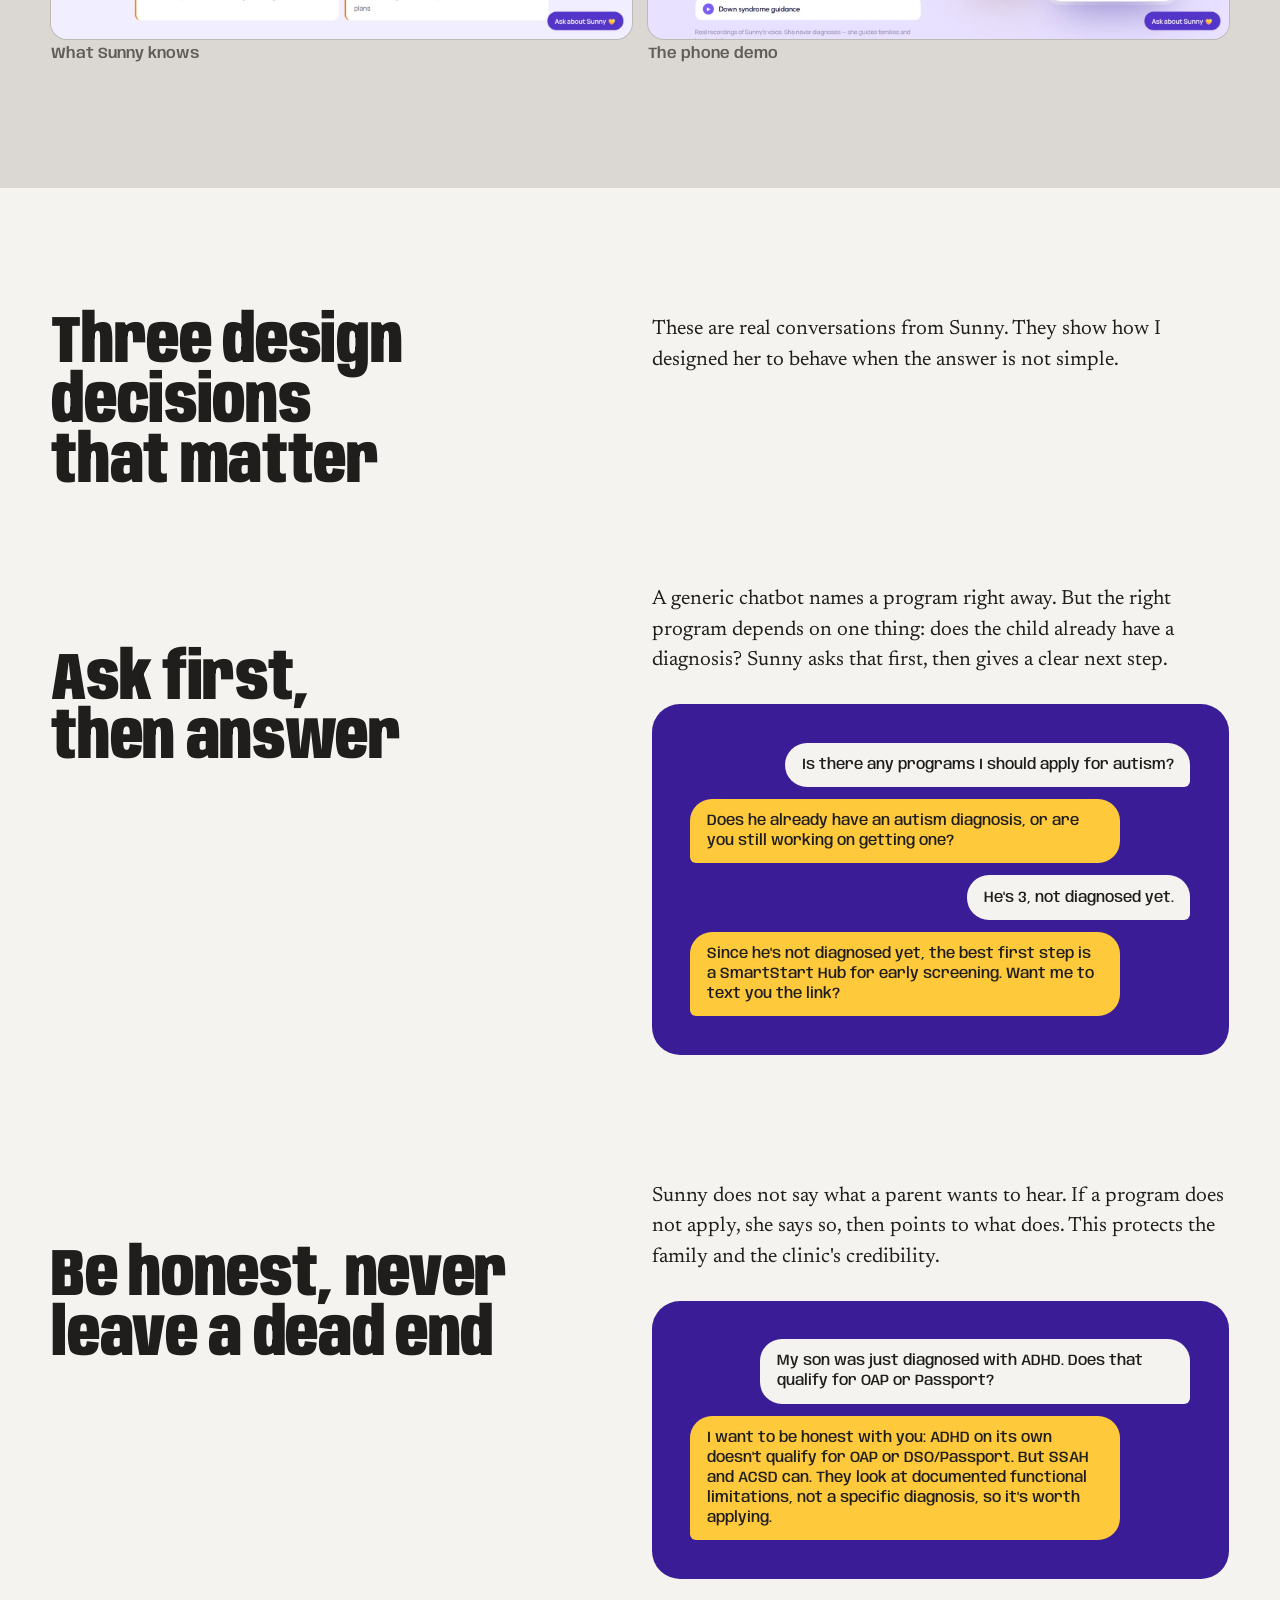
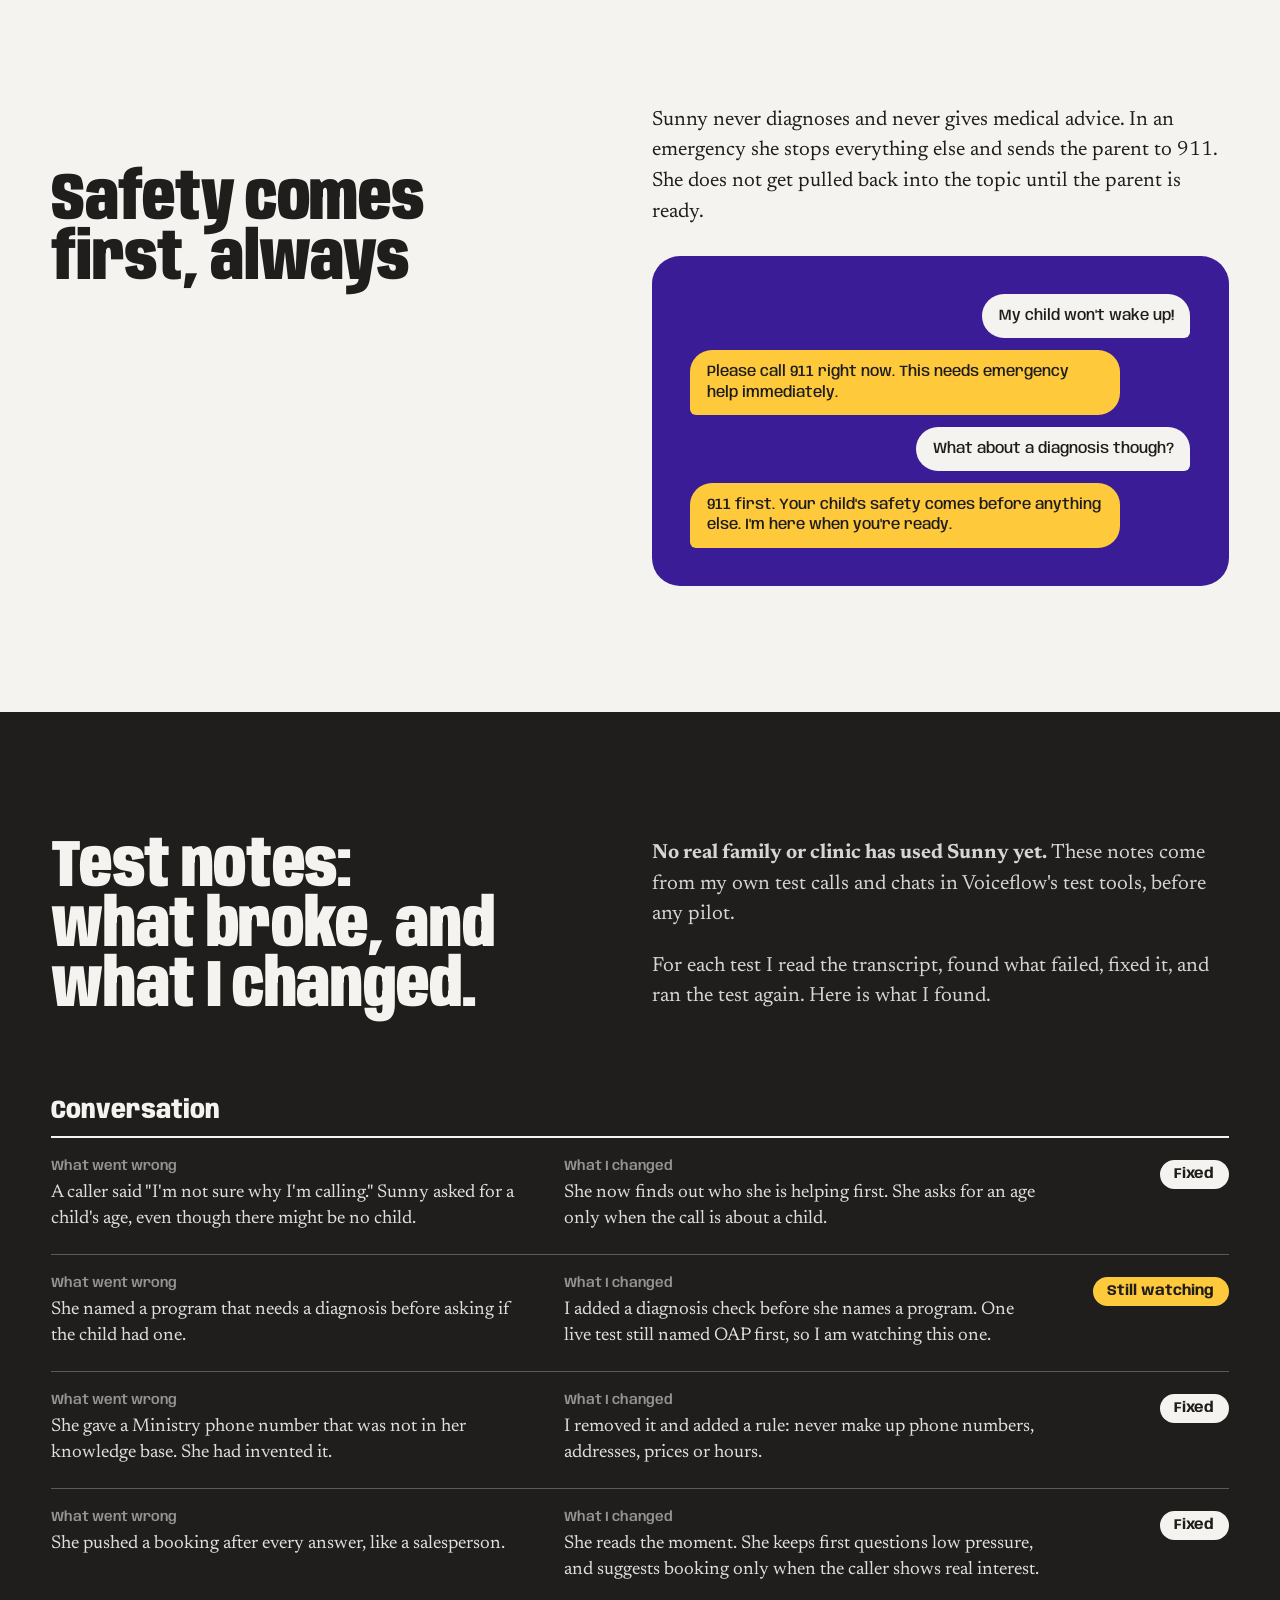
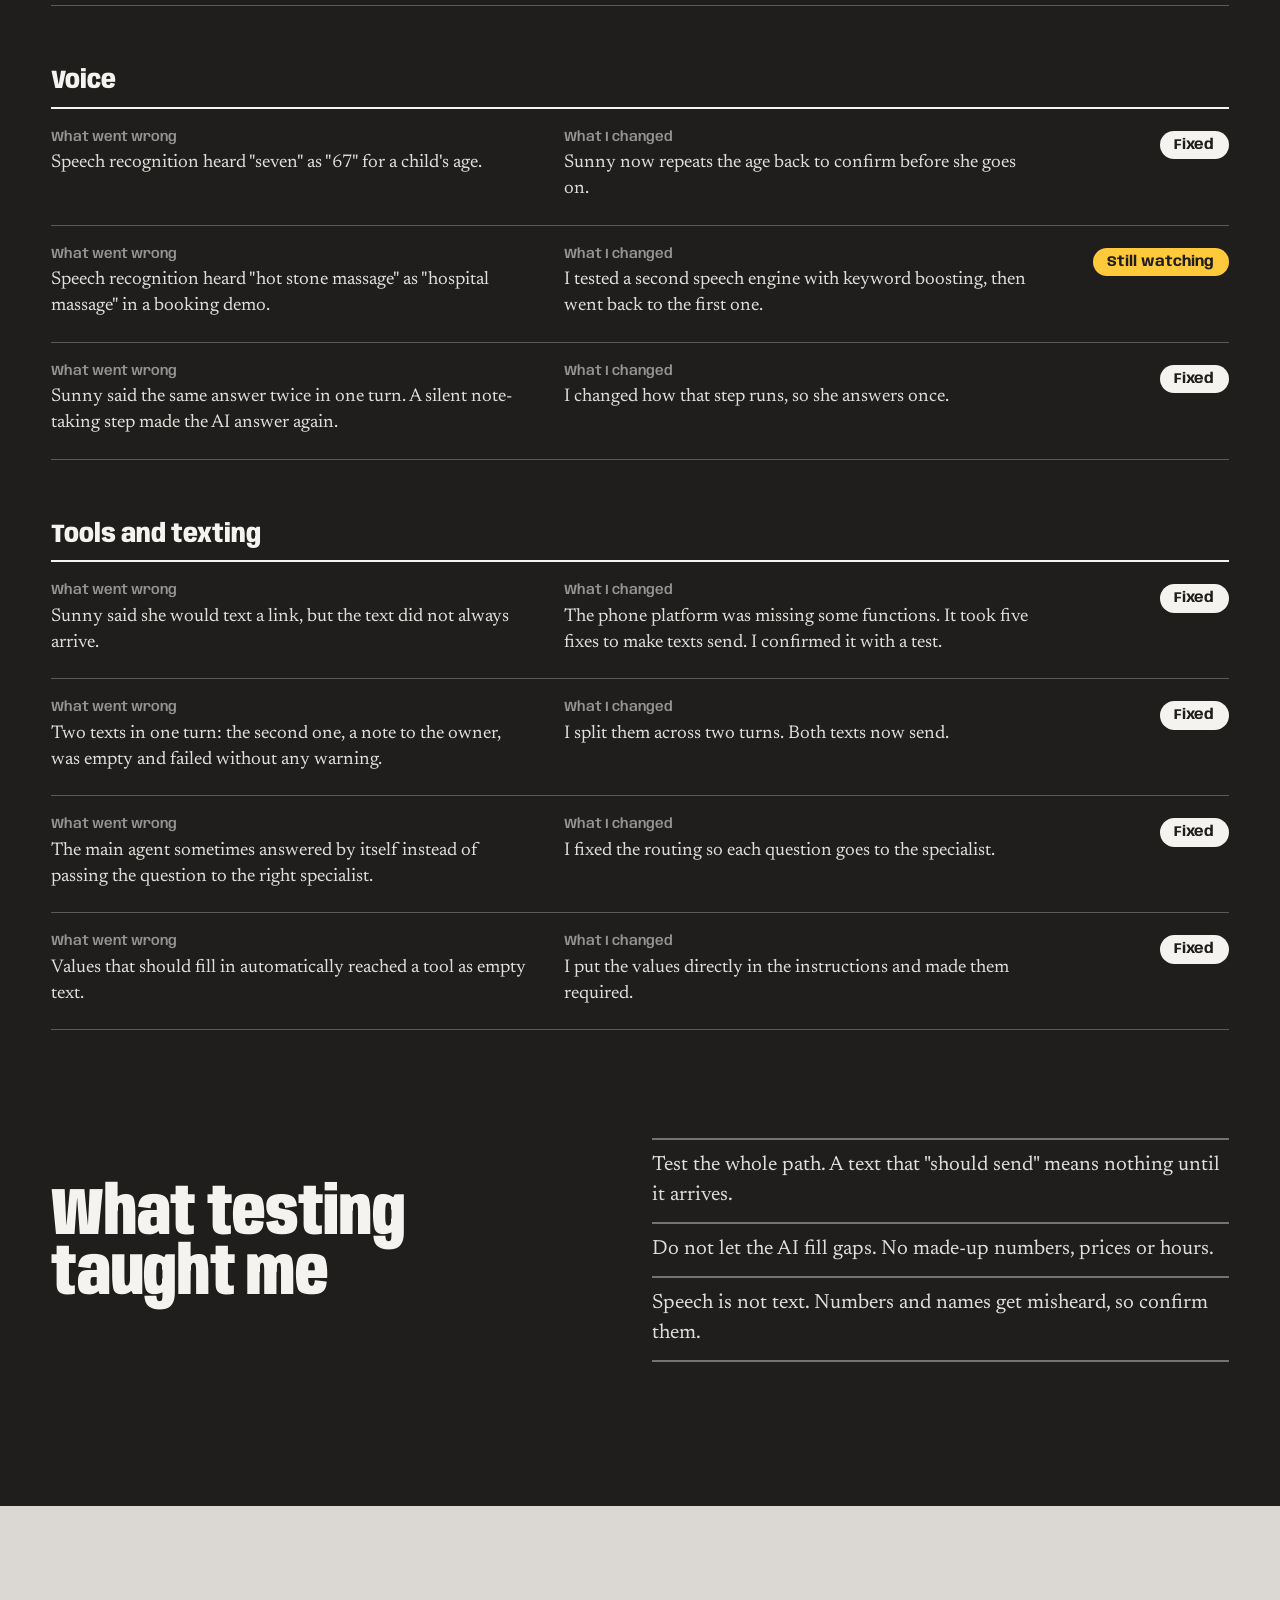
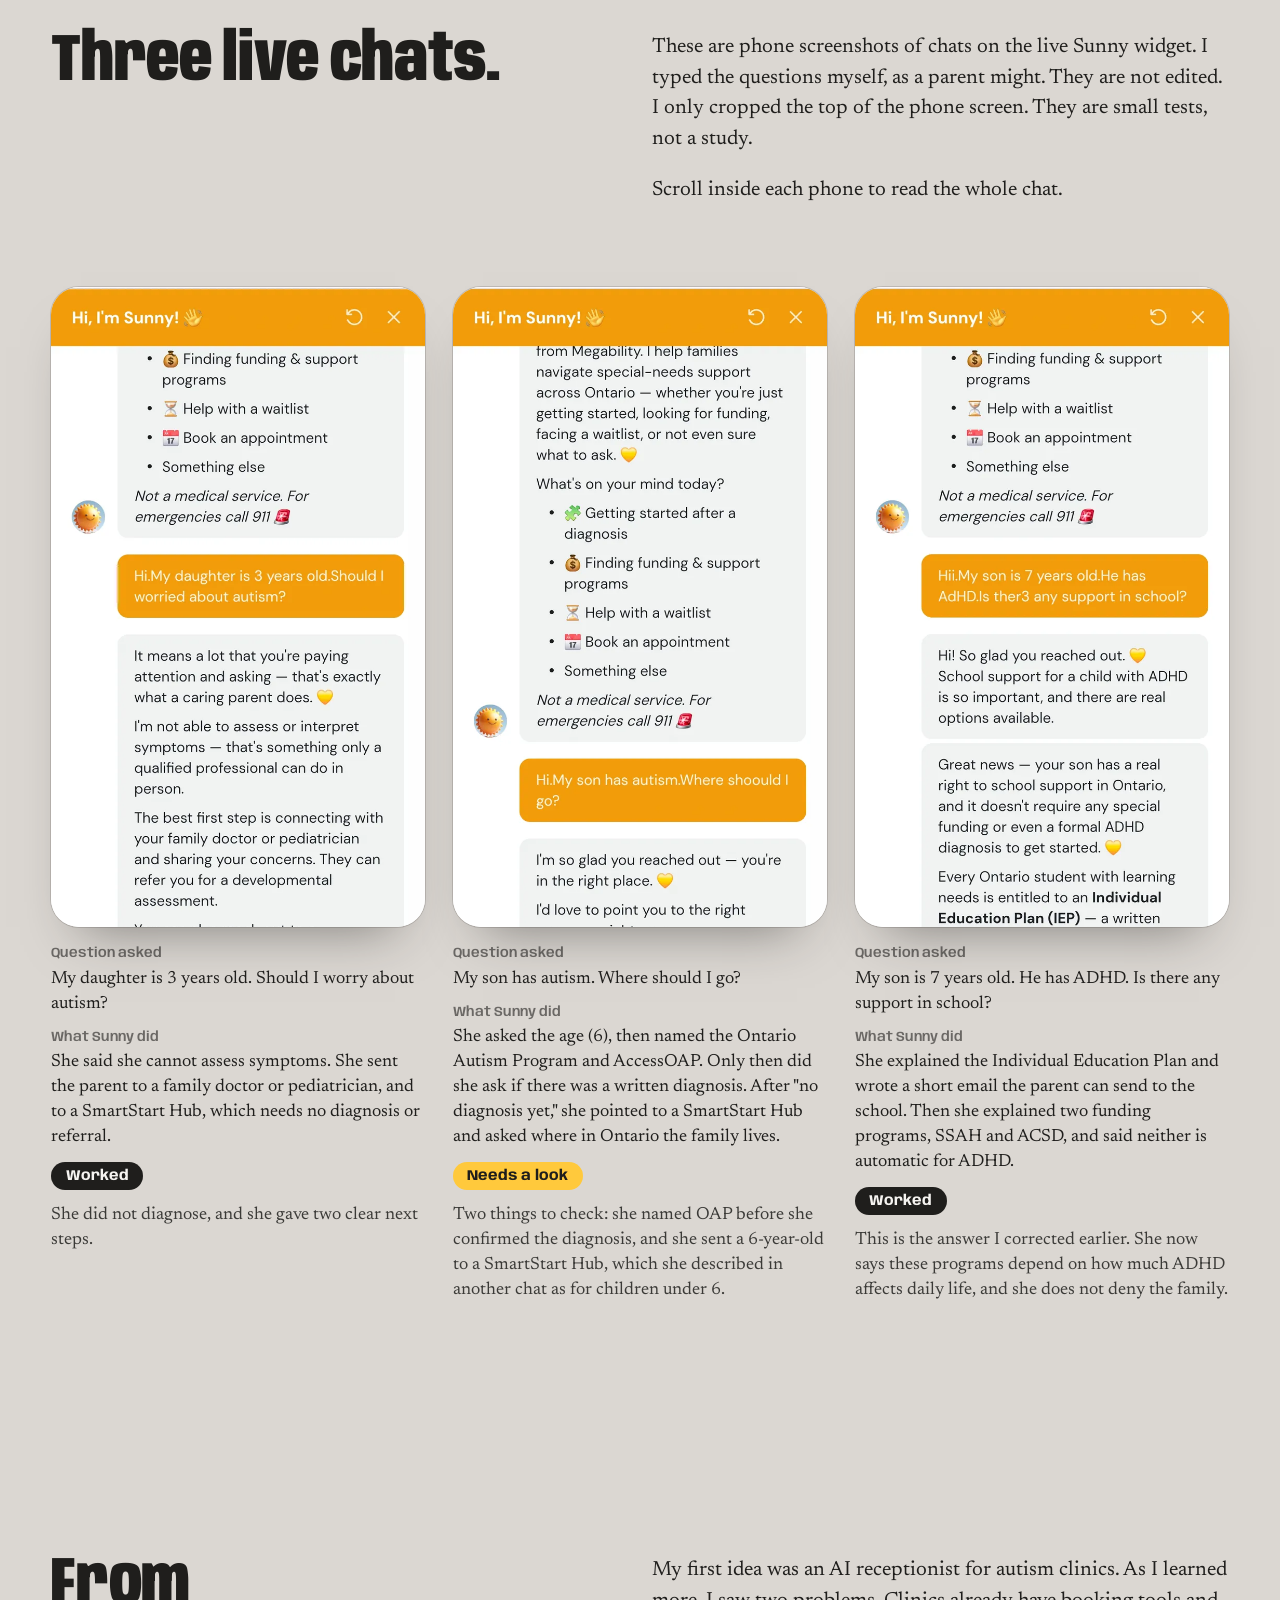
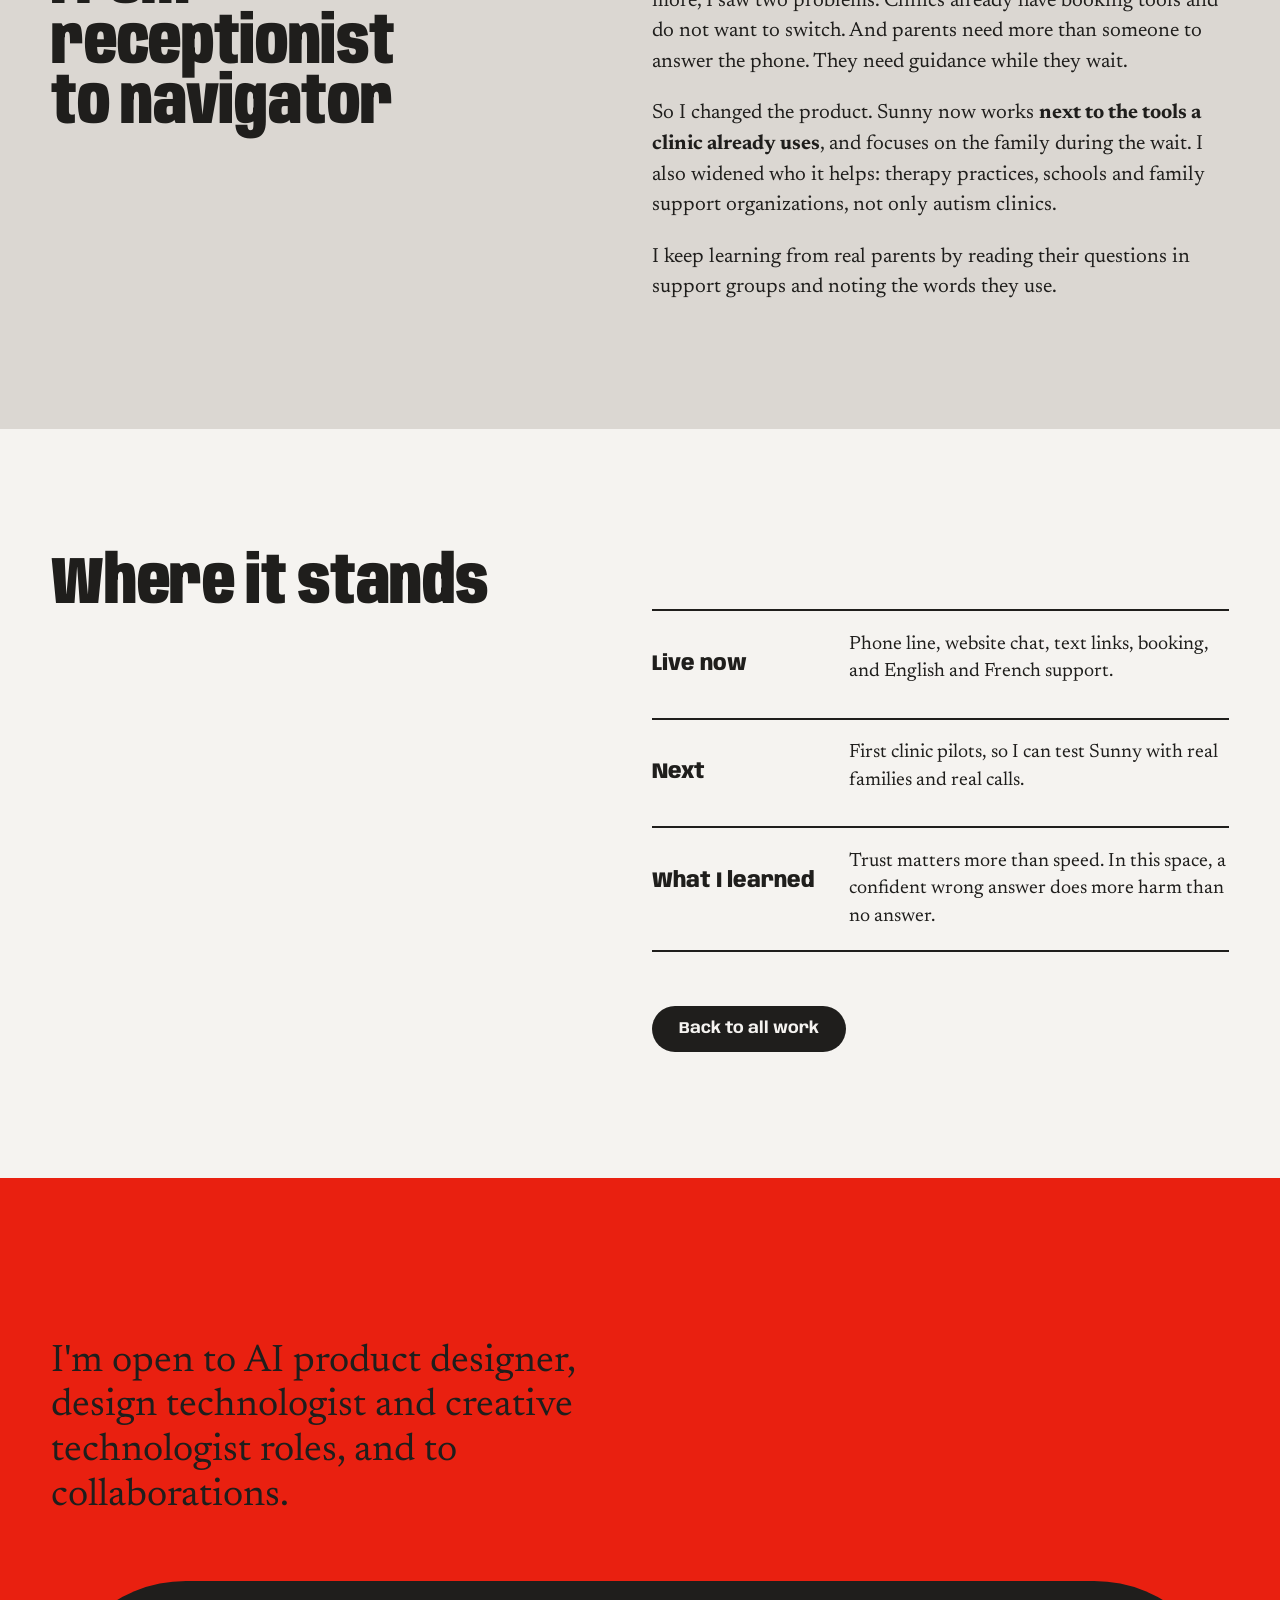
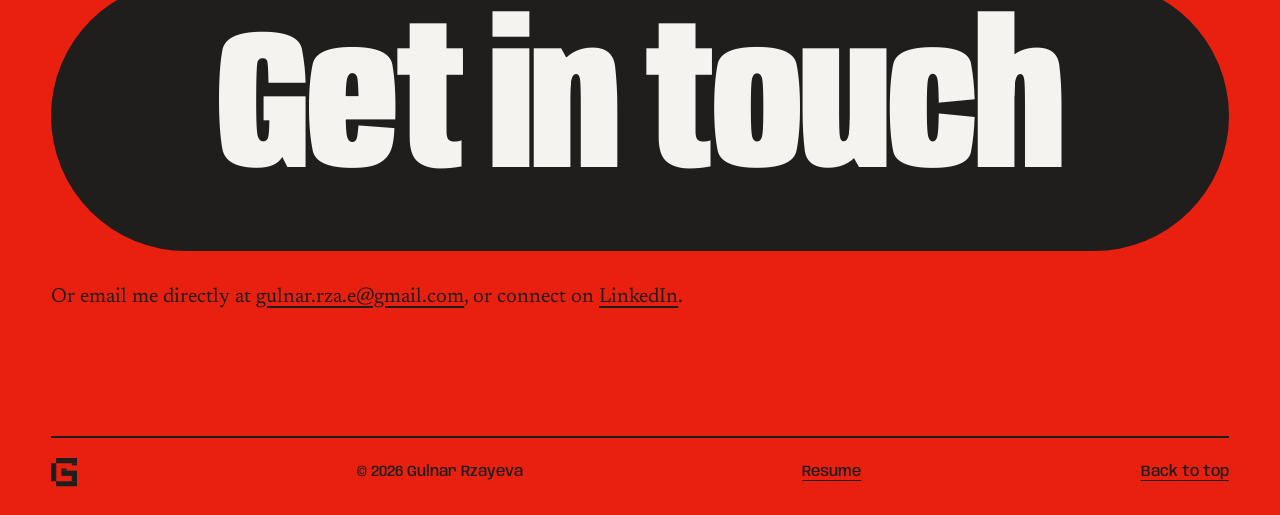
<file: sunny.html>
<!doctype html>
<html lang="en">
<head>
  <meta charset="utf-8">
  <meta name="viewport" content="width=device-width, initial-scale=1">
  <title>Sunny | Gulnar Rzayeva</title>
  <meta name="description" content="Case study: Sunny, an AI parent navigator that answers the phone and chat for Ontario pediatric clinics. Designed and built by Gulnar Rzayeva.">
  <meta name="theme-color" content="#3A1D96">
  <meta property="og:title" content="Sunny | Gulnar Rzayeva">
  <meta property="og:description" content="An AI parent navigator for Ontario pediatric clinics. Designed and built end to end.">
  <meta property="og:type" content="article">
  <link rel="icon" href="favicon.svg" type="image/svg+xml">
  <link rel="preload" href="assets/fonts/anybody.woff2" as="font" type="font/woff2" crossorigin>
  <link rel="stylesheet" href="css/style.css">
  <script src="js/main.js" defer></script>
</head>
<body>

<svg width="0" height="0" style="position:absolute" aria-hidden="true" focusable="false">
  <symbol id="g" viewBox="0 0 112.82 123.74">
    <rect x="-27.65" y="50.47" width="78.12" height="22.81" transform="translate(-50.47 73.28) rotate(-90)"/>
    <rect x="96.85" y="15.97" width="9.13" height="22.81" transform="translate(74.03 128.79) rotate(-90)"/>
    <rect x="51.84" y="38.79" width="9.13" height="22.81" transform="translate(6.22 106.6) rotate(-90)"/>
    <rect x="85.65" y="73.76" width="31.53" height="22.81" transform="translate(16.25 186.58) rotate(-90)"/>
    <rect x="22.19" y="100.93" width="90.63" height="22.81"/>
    <rect x="22.19" y="0" width="90.63" height="22.81"/>
    <rect x="45.01" y="54.76" width="67.81" height="22.81"/>
  </symbol>
</svg>

<a class="skip" href="#problem">Skip to the case study</a>

<header class="nav" data-theme="dark">
  <a class="nav__logo" href="/" aria-label="Gulnar Rzayeva, home">
    <svg viewBox="0 0 112.82 123.74" aria-hidden="true"><use href="#g"/></svg>
  </a>
  <nav class="nav__links" aria-label="Main">
    <a href="/#about">About</a>
    <a href="/#work">Work</a>
    <a href="/lab">Lab</a>
    <a class="nav__resume" href="/resume.pdf" target="_blank" rel="noopener">Resume</a>
    <a class="pill" href="#contact">Contact</a>
  </nav>
</header>

<main id="top">

  <section class="case-hero" data-nav="dark">
    <h1><span class="line"><span>Sunny</span></span></h1>
    <p class="case-hero__sub">An AI parent navigator that answers the phone and chat for Ontario pediatric clinics.</p>
    <dl class="meta">
      <div><dt>My role</dt><dd>Founder, product designer and builder</dd></div>
      <div><dt>Year</dt><dd>2026</dd></div>
      <div><dt>Built with</dt><dd>Voiceflow, Claude Code</dd></div>
      <div><dt>Status</dt><dd>Built and tested. No clinic is using it yet.</dd></div>
    </dl>
    <a class="btn btn--light" href="https://www.megability.ca" target="_blank" rel="noopener">Visit megability.ca</a>
  </section>

  <section class="case-block case-block--concrete" id="problem" data-nav="light">
    <div class="case-grid">
      <div class="case-grid__head"><h2 class="case-h2">Parents wait years. Nobody answers their questions.</h2></div>
      <div class="case-grid__body">
        <p class="case-p">In Ontario, many families wait a long time for a pediatric autism diagnosis. While they wait, they have real questions about funding, next steps and which program to apply for.</p>
        <p class="case-p">Clinic front desks answer the same questions every week. Often the questions come after hours, when nobody picks up. Families are left in silence, and clinics lose trust and leads.</p>
        <p class="case-p"><strong>The goal:</strong> give every family a clear next step, day or night, without adding work for the clinic.</p>
      </div>
    </div>
  </section>

  <section class="case-block case-block--ink" data-nav="dark">
    <div class="case-grid">
      <div class="case-grid__head"><h2 class="case-h2">One assistant, on the phone and on the website.</h2></div>
      <div class="case-grid__body">
        <p class="case-p">I designed and built everything myself: the research, the conversation design, the Ontario program knowledge, the phone agent, the website chat and the marketing website.</p>
      </div>
    </div>
    <ul class="caps">
      <li><h3>Phone answering</h3><p>Picks up 24/7 in warm, plain language.</p></li>
      <li><h3>Website chat</h3><p>Runs at the same time as the phone line.</p></li>
      <li><h3>Text links</h3><p>Sends program and booking links to the parent's phone.</p></li>
      <li><h3>Booking</h3><p>Works with Calendly, Google Calendar and Jane.</p></li>
      <li><h3>Ontario programs</h3><p>OAP, SSAH, ACSD, Passport, DSO, ODSP and SmartStart.</p></li>
      <li><h3>English and French</h3><p>Same guidance in both languages.</p></li>
    </ul>
  </section>

  <section class="case-block case-block--concrete" data-nav="light">
    <div class="case-grid">
      <div class="case-grid__head"><h2 class="case-h2">The website that introduces Sunny.</h2></div>
      <div class="case-grid__body">
        <p class="case-p">I designed and built the marketing site myself with Claude Code. It shows a real conversation, what Sunny knows about Ontario programs, a phone demo, and a calculator for missed calls. Promo videos are in the Lab.</p>
        <p style="margin-top: 24px; display: flex; gap: 12px; flex-wrap: wrap">
          <a class="btn btn--dark" style="margin-top:0" href="https://www.megability.ca" target="_blank" rel="noopener">Visit megability.ca</a>
          <a class="btn btn--outline" style="margin-top:0" href="/lab#motion">See the promo videos</a>
          <a class="btn btn--outline" style="margin-top:0" href="https://down-syndrome-website-with-chatbot.vercel.app/" target="_blank" rel="noopener">See Sunny embedded in a pediatric website</a>
        </p>
      </div>
    </div>
    <div class="shots">
      <figure><img src="assets/img/site-sunny-hero.webp" alt="Megability website hero with the Sunny sun mascot" width="1600" height="697" loading="lazy"><figcaption>The first screen</figcaption></figure>
      <figure><img src="assets/img/site-sunny-convo.webp" alt="A real conversation with Sunny on the website" width="1600" height="697" loading="lazy"><figcaption>A real conversation</figcaption></figure>
      <figure><img src="assets/img/site-sunny-knows.webp" alt="List of Ontario programs Sunny knows" width="1600" height="697" loading="lazy"><figcaption>What Sunny knows</figcaption></figure>
      <figure><img src="assets/img/site-sunny-phone.webp" alt="Phone demo section of the Sunny website" width="1600" height="697" loading="lazy"><figcaption>The phone demo</figcaption></figure>
    </div>
  </section>

  <section class="case-block case-block--chalk" data-nav="light">
    <div class="case-grid" style="margin-bottom: clamp(56px, 10vh, 110px)">
      <div class="case-grid__head"><h2 class="case-h2">Three design decisions that matter</h2></div>
      <div class="case-grid__body">
        <p class="case-p">These are real conversations from Sunny. They show how I designed her to behave when the answer is not simple.</p>
      </div>
    </div>

    <div class="decision case-grid">
      <div class="case-grid__head">
        <h3 class="case-h2">Ask first, then answer</h3>
      </div>
      <div class="case-grid__body">
        <p class="case-p">A generic chatbot names a program right away. But the right program depends on one thing: does the child already have a diagnosis? Sunny asks that first, then gives a clear next step.</p>
        <div class="chatcard" style="margin-top: 28px">
          <div class="chat">
            <p class="bubble bubble--parent">Is there any programs I should apply for autism?</p>
            <p class="bubble bubble--sunny">Does he already have an autism diagnosis, or are you still working on getting one?</p>
            <p class="bubble bubble--parent">He's 3, not diagnosed yet.</p>
            <p class="bubble bubble--sunny">Since he's not diagnosed yet, the best first step is a SmartStart Hub for early screening. Want me to text you the link?</p>
          </div>
        </div>
      </div>
    </div>

    <div class="decision case-grid">
      <div class="case-grid__head">
        <h3 class="case-h2">Be honest, never leave a dead end</h3>
      </div>
      <div class="case-grid__body">
        <p class="case-p">Sunny does not say what a parent wants to hear. If a program does not apply, she says so, then points to what does. This protects the family and the clinic's credibility.</p>
        <div class="chatcard" style="margin-top: 28px">
          <div class="chat">
            <p class="bubble bubble--parent">My son was just diagnosed with ADHD. Does that qualify for OAP or Passport?</p>
            <p class="bubble bubble--sunny">I want to be honest with you: ADHD on its own doesn't qualify for OAP or DSO/Passport. But SSAH and ACSD can. They look at documented functional limitations, not a specific diagnosis, so it's worth applying.</p>
          </div>
        </div>
      </div>
    </div>

    <div class="decision case-grid">
      <div class="case-grid__head">
        <h3 class="case-h2">Safety comes first, always</h3>
      </div>
      <div class="case-grid__body">
        <p class="case-p">Sunny never diagnoses and never gives medical advice. In an emergency she stops everything else and sends the parent to 911. She does not get pulled back into the topic until the parent is ready.</p>
        <div class="chatcard" style="margin-top: 28px">
          <div class="chat">
            <p class="bubble bubble--parent">My child won't wake up!</p>
            <p class="bubble bubble--sunny">Please call 911 right now. This needs emergency help immediately.</p>
            <p class="bubble bubble--parent">What about a diagnosis though?</p>
            <p class="bubble bubble--sunny">911 first. Your child's safety comes before anything else. I'm here when you're ready.</p>
          </div>
        </div>
      </div>
    </div>
  </section>

  <section class="case-block case-block--ink" id="tests" data-nav="dark">
    <div class="case-grid" style="margin-bottom: clamp(48px, 9vh, 96px)">
      <div class="case-grid__head"><h2 class="case-h2">Test notes: what broke, and what I changed.</h2></div>
      <div class="case-grid__body">
        <p class="case-p"><strong>No real family or clinic has used Sunny yet.</strong> These notes come from my own test calls and chats in Voiceflow's test tools, before any pilot.</p>
        <p class="case-p">For each test I read the transcript, found what failed, fixed it, and ran the test again. Here is what I found.</p>
      </div>
    </div>
    <div class="tests">
      <h3 class="tests__group">Conversation</h3>
      <ul class="tests__list">
        <li class="test">
          <div><span class="test__label">What went wrong</span><p>A caller said "I'm not sure why I'm calling." Sunny asked for a child's age, even though there might be no child.</p></div>
          <div><span class="test__label">What I changed</span><p>She now finds out who she is helping first. She asks for an age only when the call is about a child.</p></div>
          <span class="tag tag--fixed">Fixed</span>
        </li>
        <li class="test">
          <div><span class="test__label">What went wrong</span><p>She named a program that needs a diagnosis before asking if the child had one.</p></div>
          <div><span class="test__label">What I changed</span><p>I added a diagnosis check before she names a program. One live test still named OAP first, so I am watching this one.</p></div>
          <span class="tag tag--watch">Still watching</span>
        </li>
        <li class="test">
          <div><span class="test__label">What went wrong</span><p>She gave a Ministry phone number that was not in her knowledge base. She had invented it.</p></div>
          <div><span class="test__label">What I changed</span><p>I removed it and added a rule: never make up phone numbers, addresses, prices or hours.</p></div>
          <span class="tag tag--fixed">Fixed</span>
        </li>
        <li class="test">
          <div><span class="test__label">What went wrong</span><p>She pushed a booking after every answer, like a salesperson.</p></div>
          <div><span class="test__label">What I changed</span><p>She reads the moment. She keeps first questions low pressure, and suggests booking only when the caller shows real interest.</p></div>
          <span class="tag tag--fixed">Fixed</span>
        </li>
      </ul>
      <h3 class="tests__group">Voice</h3>
      <ul class="tests__list">
        <li class="test">
          <div><span class="test__label">What went wrong</span><p>Speech recognition heard "seven" as "67" for a child's age.</p></div>
          <div><span class="test__label">What I changed</span><p>Sunny now repeats the age back to confirm before she goes on.</p></div>
          <span class="tag tag--fixed">Fixed</span>
        </li>
        <li class="test">
          <div><span class="test__label">What went wrong</span><p>Speech recognition heard "hot stone massage" as "hospital massage" in a booking demo.</p></div>
          <div><span class="test__label">What I changed</span><p>I tested a second speech engine with keyword boosting, then went back to the first one.</p></div>
          <span class="tag tag--watch">Still watching</span>
        </li>
        <li class="test">
          <div><span class="test__label">What went wrong</span><p>Sunny said the same answer twice in one turn. A silent note-taking step made the AI answer again.</p></div>
          <div><span class="test__label">What I changed</span><p>I changed how that step runs, so she answers once.</p></div>
          <span class="tag tag--fixed">Fixed</span>
        </li>
      </ul>
      <h3 class="tests__group">Tools and texting</h3>
      <ul class="tests__list">
        <li class="test">
          <div><span class="test__label">What went wrong</span><p>Sunny said she would text a link, but the text did not always arrive.</p></div>
          <div><span class="test__label">What I changed</span><p>The phone platform was missing some functions. It took five fixes to make texts send. I confirmed it with a test.</p></div>
          <span class="tag tag--fixed">Fixed</span>
        </li>
        <li class="test">
          <div><span class="test__label">What went wrong</span><p>Two texts in one turn: the second one, a note to the owner, was empty and failed without any warning.</p></div>
          <div><span class="test__label">What I changed</span><p>I split them across two turns. Both texts now send.</p></div>
          <span class="tag tag--fixed">Fixed</span>
        </li>
        <li class="test">
          <div><span class="test__label">What went wrong</span><p>The main agent sometimes answered by itself instead of passing the question to the right specialist.</p></div>
          <div><span class="test__label">What I changed</span><p>I fixed the routing so each question goes to the specialist.</p></div>
          <span class="tag tag--fixed">Fixed</span>
        </li>
        <li class="test">
          <div><span class="test__label">What went wrong</span><p>Values that should fill in automatically reached a tool as empty text.</p></div>
          <div><span class="test__label">What I changed</span><p>I put the values directly in the instructions and made them required.</p></div>
          <span class="tag tag--fixed">Fixed</span>
        </li>
      </ul>
    </div>
    <div class="case-grid" style="margin-top: clamp(56px, 10vh, 110px)">
      <div class="case-grid__head"><h3 class="case-h2">What testing taught me</h3></div>
      <div class="case-grid__body">
        <ul class="case-list">
          <li>Test the whole path. A text that "should send" means nothing until it arrives.</li>
          <li>Do not let the AI fill gaps. No made-up numbers, prices or hours.</li>
          <li>Speech is not text. Numbers and names get misheard, so confirm them.</li>
        </ul>
      </div>
    </div>
  </section>

  <section class="case-block case-block--concrete" id="live" data-nav="light">
    <div class="case-grid" style="margin-bottom: clamp(48px, 9vh, 96px)">
      <div class="case-grid__head"><h2 class="case-h2">Three live chats.</h2></div>
      <div class="case-grid__body">
        <p class="case-p">These are phone screenshots of chats on the live Sunny widget. I typed the questions myself, as a parent might. They are not edited. I only cropped the top of the phone screen. They are small tests, not a study.</p>
        <p class="case-p">Scroll inside each phone to read the whole chat.</p>
      </div>
    </div>
    <div class="lives">
      <article class="live">
        <div class="live__frame"><div class="live__scroll" tabindex="0" aria-label="Chat screenshot 1, scrollable"><img src="assets/img/sunny-live-1.webp" alt="Phone screenshot of a Sunny chat: a parent of a 3-year-old asks if they should worry about autism. Sunny says she cannot assess symptoms and points to a family doctor and SmartStart Hub." loading="lazy"></div></div>
        <div class="live__text">
          <p class="live__q"><span class="test__label">Question asked</span>My daughter is 3 years old. Should I worry about autism?</p>
          <p><span class="test__label">What Sunny did</span>She said she cannot assess symptoms. She sent the parent to a family doctor or pediatrician, and to a SmartStart Hub, which needs no diagnosis or referral.</p>
          <p><span class="tag tag--fixed">Worked</span></p>
          <p class="live__note">She did not diagnose, and she gave two clear next steps.</p>
        </div>
      </article>
      <article class="live">
        <div class="live__frame"><div class="live__scroll" tabindex="0" aria-label="Chat screenshot 2, scrollable"><img src="assets/img/sunny-live-2.webp" alt="Phone screenshot of a Sunny chat: a parent says their 6-year-old son has autism. Sunny asks the age, names the Ontario Autism Program, then learns there is no diagnosis yet and points to a SmartStart Hub." loading="lazy"></div></div>
        <div class="live__text">
          <p class="live__q"><span class="test__label">Question asked</span>My son has autism. Where should I go?</p>
          <p><span class="test__label">What Sunny did</span>She asked the age (6), then named the Ontario Autism Program and AccessOAP. Only then did she ask if there was a written diagnosis. After "no diagnosis yet," she pointed to a SmartStart Hub and asked where in Ontario the family lives.</p>
          <p><span class="tag tag--watch">Needs a look</span></p>
          <p class="live__note">Two things to check: she named OAP before she confirmed the diagnosis, and she sent a 6-year-old to a SmartStart Hub, which she described in another chat as for children under 6.</p>
        </div>
      </article>
      <article class="live">
        <div class="live__frame"><div class="live__scroll" tabindex="0" aria-label="Chat screenshot 3, scrollable"><img src="assets/img/sunny-live-3.webp" alt="Phone screenshot of a Sunny chat: a parent of a 7-year-old with ADHD asks about school support. Sunny explains the Individual Education Plan, offers an email template, then explains SSAH and ACSD funding." loading="lazy"></div></div>
        <div class="live__text">
          <p class="live__q"><span class="test__label">Question asked</span>My son is 7 years old. He has ADHD. Is there any support in school?</p>
          <p><span class="test__label">What Sunny did</span>She explained the Individual Education Plan and wrote a short email the parent can send to the school. Then she explained two funding programs, SSAH and ACSD, and said neither is automatic for ADHD.</p>
          <p><span class="tag tag--fixed">Worked</span></p>
          <p class="live__note">This is the answer I corrected earlier. She now says these programs depend on how much ADHD affects daily life, and she does not deny the family.</p>
        </div>
      </article>
    </div>
  </section>

  <section class="case-block case-block--concrete" data-nav="light">
    <div class="case-grid">
      <div class="case-grid__head"><h2 class="case-h2">From receptionist to navigator</h2></div>
      <div class="case-grid__body">
        <p class="case-p">My first idea was an AI receptionist for autism clinics. As I learned more, I saw two problems. Clinics already have booking tools and do not want to switch. And parents need more than someone to answer the phone. They need guidance while they wait.</p>
        <p class="case-p">So I changed the product. Sunny now works <strong>next to the tools a clinic already uses</strong>, and focuses on the family during the wait. I also widened who it helps: therapy practices, schools and family support organizations, not only autism clinics.</p>
        <p class="case-p">I keep learning from real parents by reading their questions in support groups and noting the words they use.</p>
      </div>
    </div>
  </section>

  <section class="case-block case-block--chalk" data-nav="light">
    <div class="case-grid">
      <div class="case-grid__head"><h2 class="case-h2">Where it stands</h2></div>
      <div class="case-grid__body">
        <ul class="status">
          <li><h3>Live now</h3><p>Phone line, website chat, text links, booking, and English and French support.</p></li>
          <li><h3>Next</h3><p>First clinic pilots, so I can test Sunny with real families and real calls.</p></li>
          <li><h3>What I learned</h3><p>Trust matters more than speed. In this space, a confident wrong answer does more harm than no answer.</p></li>
        </ul>
        <a class="btn btn--dark case-back" href="/#work">Back to all work</a>
      </div>
    </div>
  </section>

  <section class="contact" id="contact" data-nav="light">
    <p class="contact__lead">I'm open to AI product designer, design technologist and creative technologist roles, and to collaborations.</p>
    <a class="cta" id="cta" href="#contactForm"><span>Get in touch</span></a>
    <dialog class="cmodal" id="contactModal" aria-labelledby="cmodalTitle">
      <form class="cform" id="contactForm" action="https://api.web3forms.com/submit" method="POST">
        <div class="cmodal__head">
          <h2 class="cmodal__title" id="cmodalTitle">Say hello</h2>
          <button class="cmodal__close" id="cmodalClose" type="button" aria-label="Close">&#215;</button>
        </div>
        <input type="hidden" name="access_key" value="301f6f8f-8c38-4d42-bc05-eec0dd78a76e">
        <input type="hidden" name="subject" value="New message from your portfolio">
        <input type="hidden" name="from_name" value="gulnar-portfolio.vercel.app">
        <input type="checkbox" name="botcheck" class="cform__bot" tabindex="-1" autocomplete="off" aria-hidden="true">
        <p class="cform__field">
          <label for="cf-name">Your name</label>
          <input id="cf-name" name="name" type="text" required autocomplete="name">
        </p>
        <p class="cform__field">
          <label for="cf-email">Your email</label>
          <input id="cf-email" name="email" type="email" required autocomplete="email">
        </p>
        <p class="cform__field">
          <label for="cf-message">Message</label>
          <textarea id="cf-message" name="message" rows="4" required></textarea>
        </p>
        <button class="btn cform__submit" type="submit">Send message</button>
        <p class="cform__status" id="cformStatus" role="status" aria-live="polite"></p>
      </form>
    </dialog>

    <p class="contact__mail">Or email me directly at <a href="mailto:gulnar.rza.e@gmail.com">gulnar.rza.e@gmail.com</a>, or connect on <a href="https://www.linkedin.com/in/gulnarza" target="_blank" rel="noopener">LinkedIn</a>.</p>

    <footer class="footer">
      <svg viewBox="0 0 112.82 123.74" aria-hidden="true"><use href="#g"/></svg>
      <p>&copy; 2026 Gulnar Rzayeva</p>
      <a class="footer__resume" href="/resume.pdf" target="_blank" rel="noopener">Resume</a>
      <a href="#top">Back to top</a>
    </footer>
  </section>

</main>

<div class="cursor" id="cursor" aria-hidden="true"><span>View</span></div>

</body>
</html>
</file>
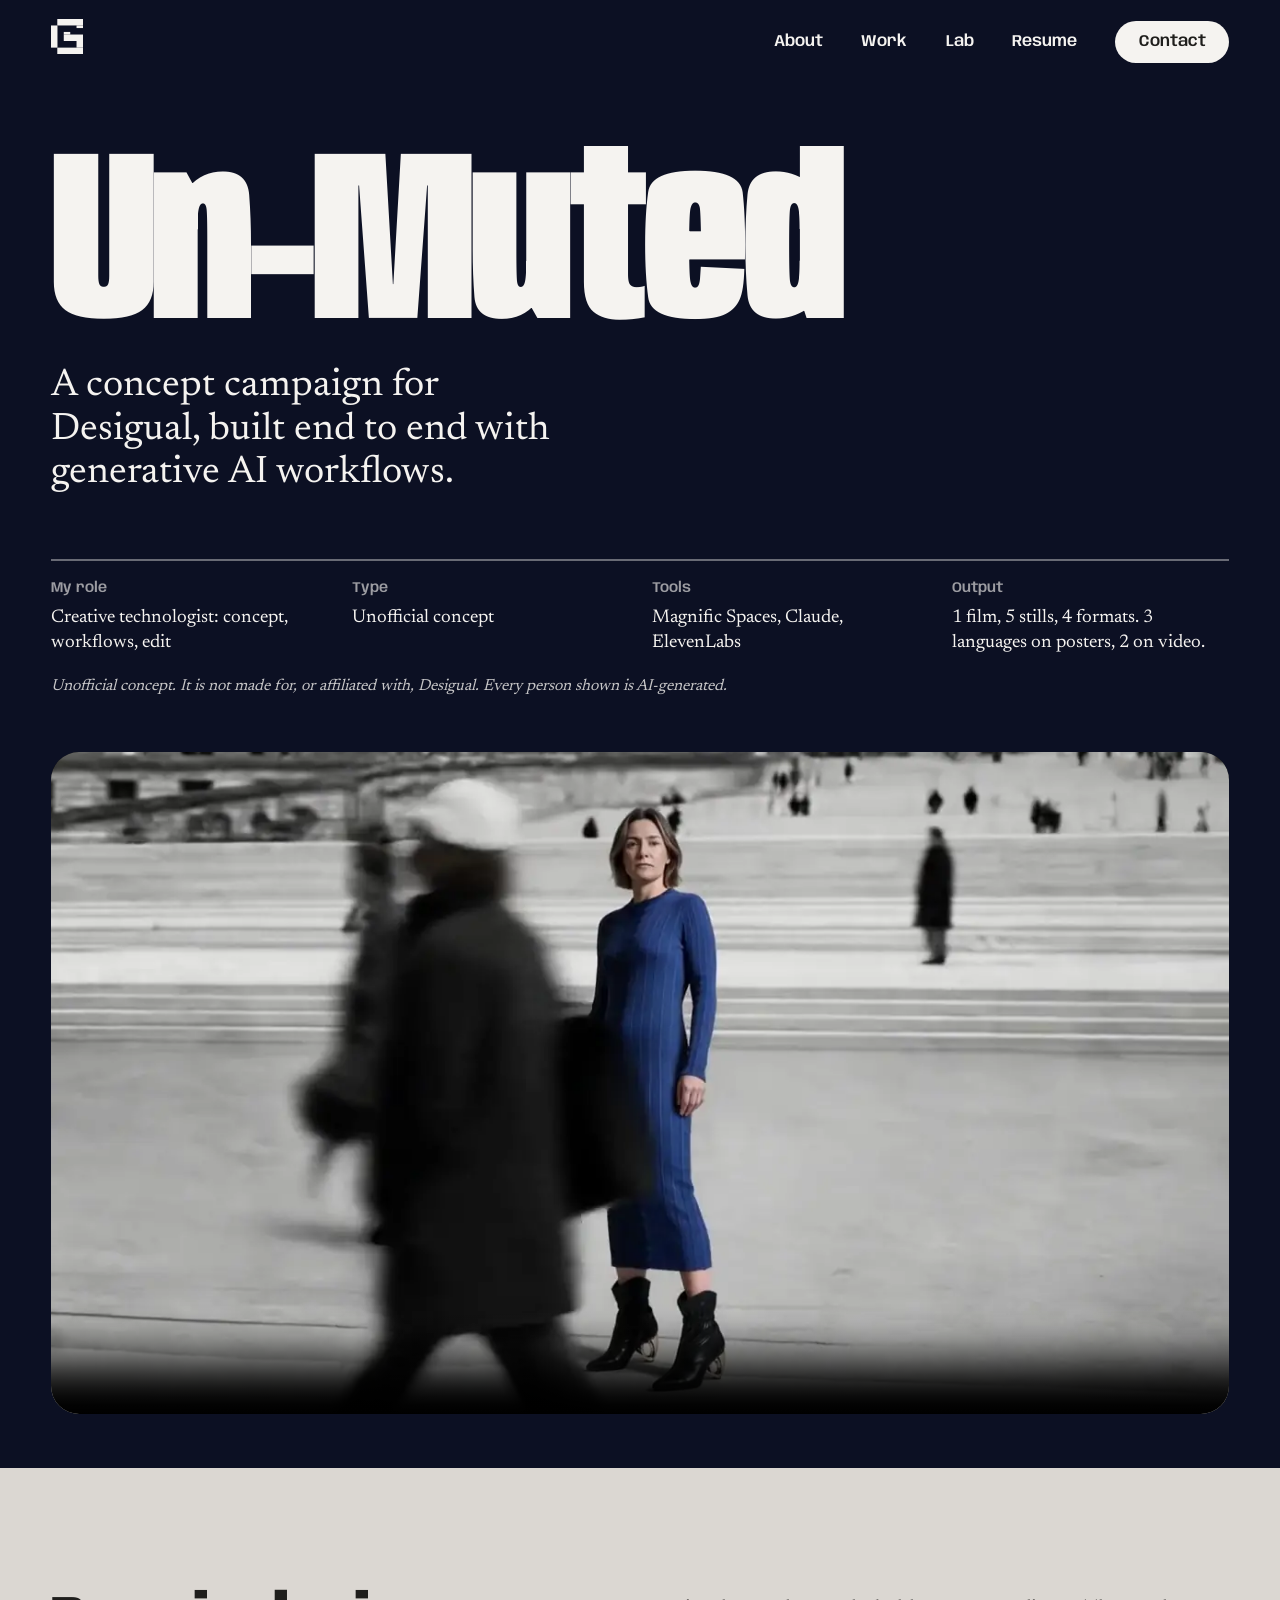
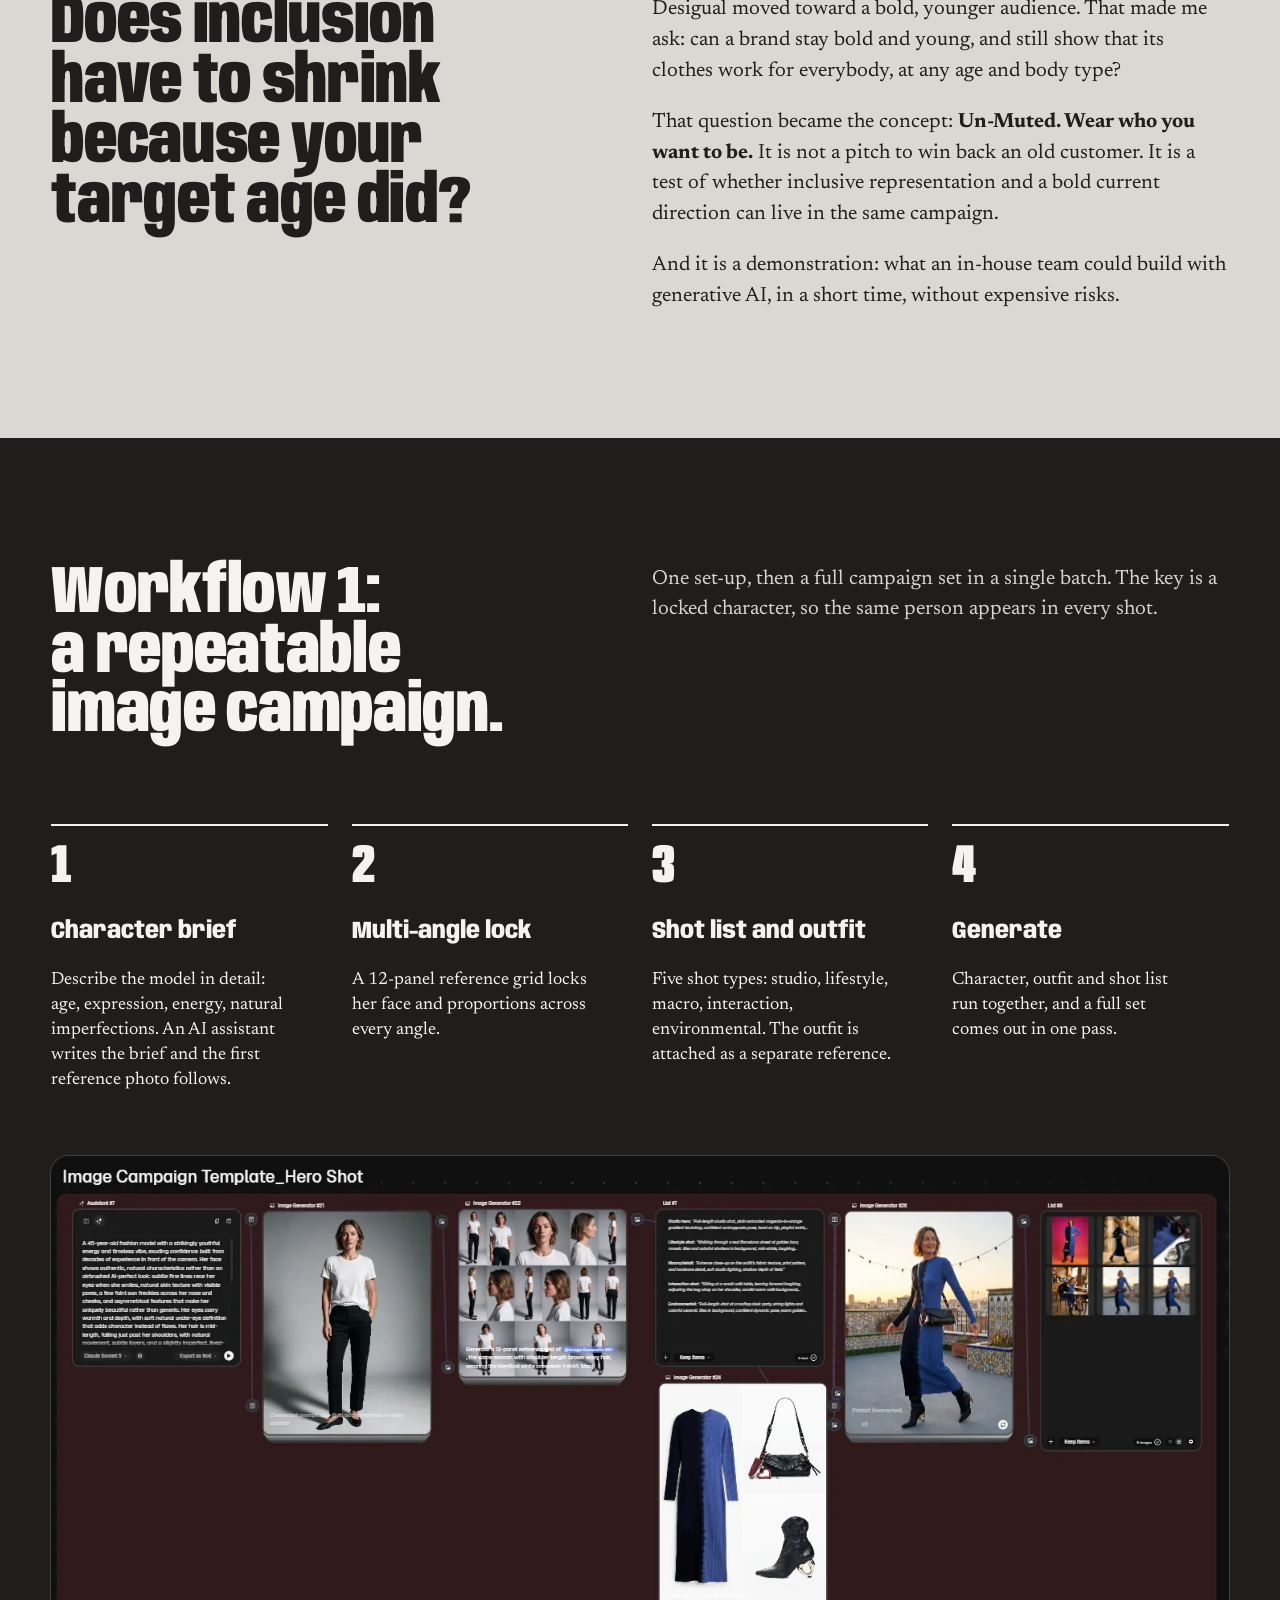
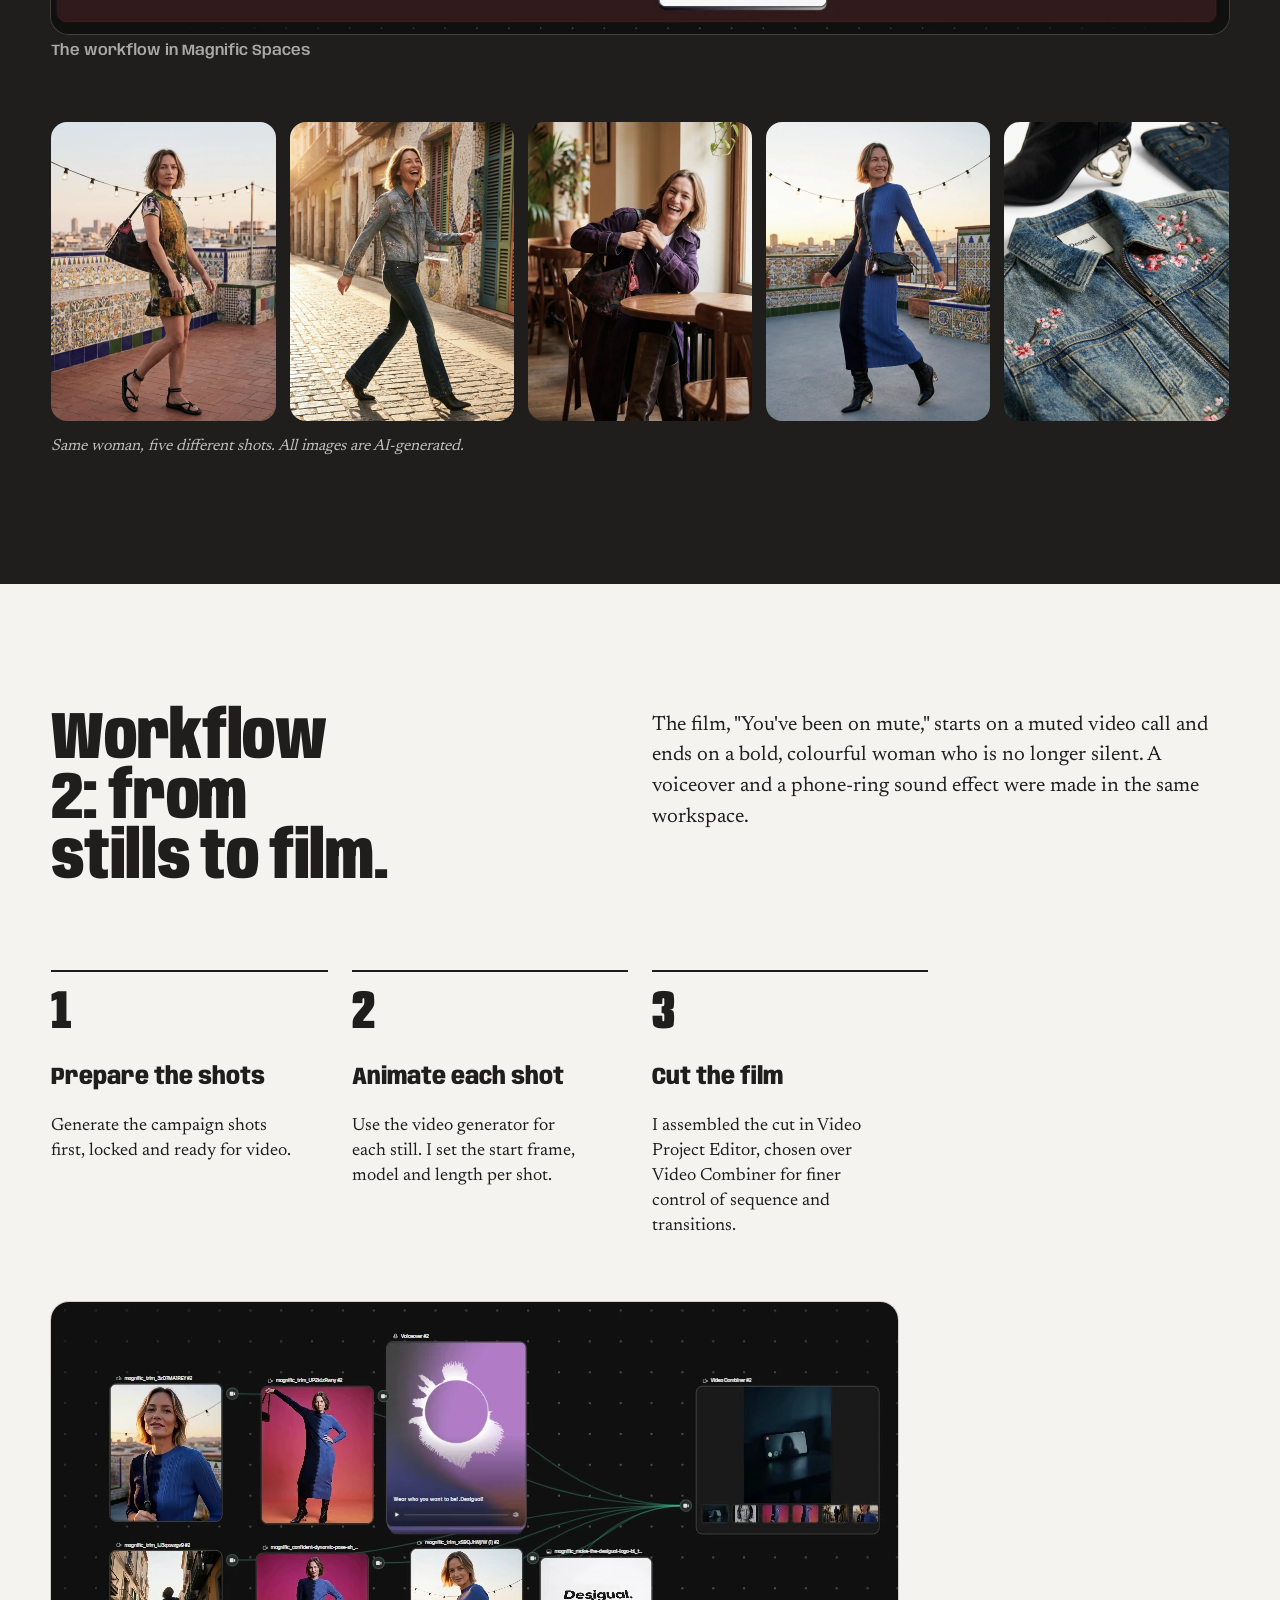
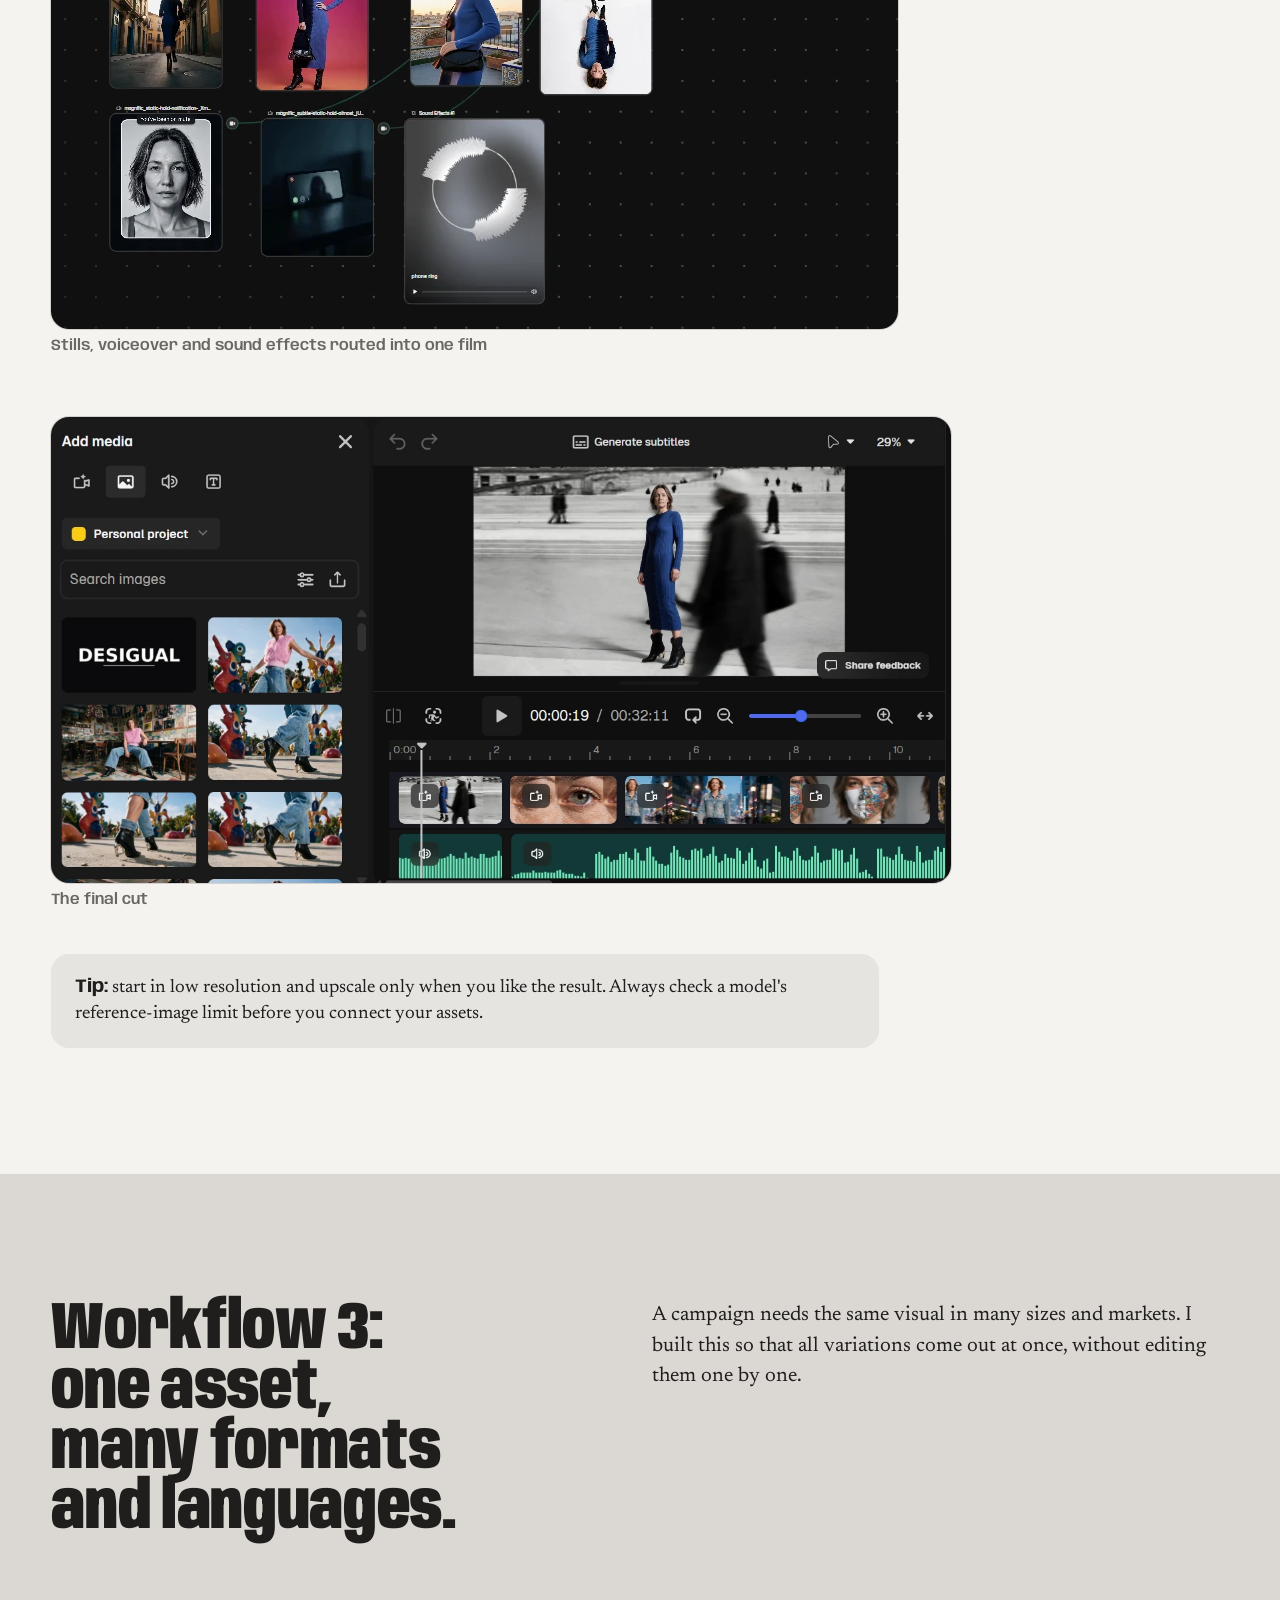
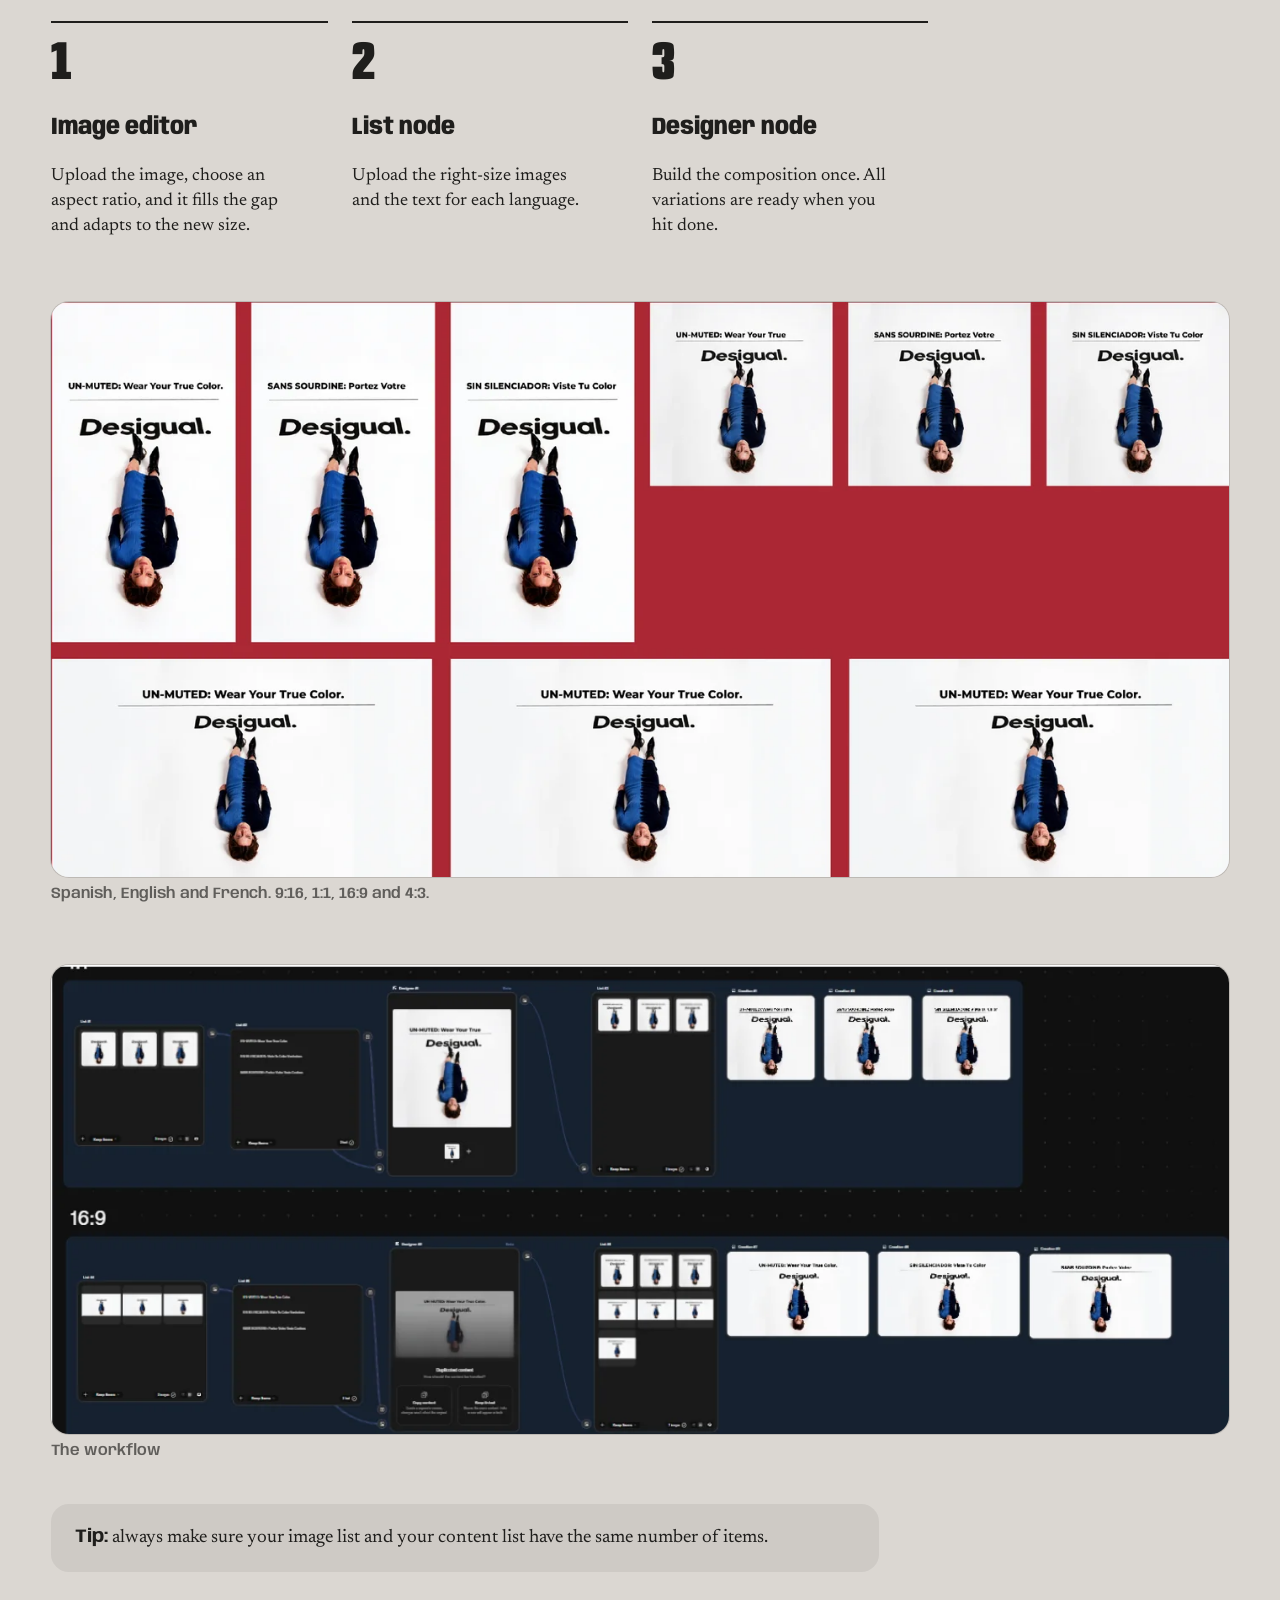
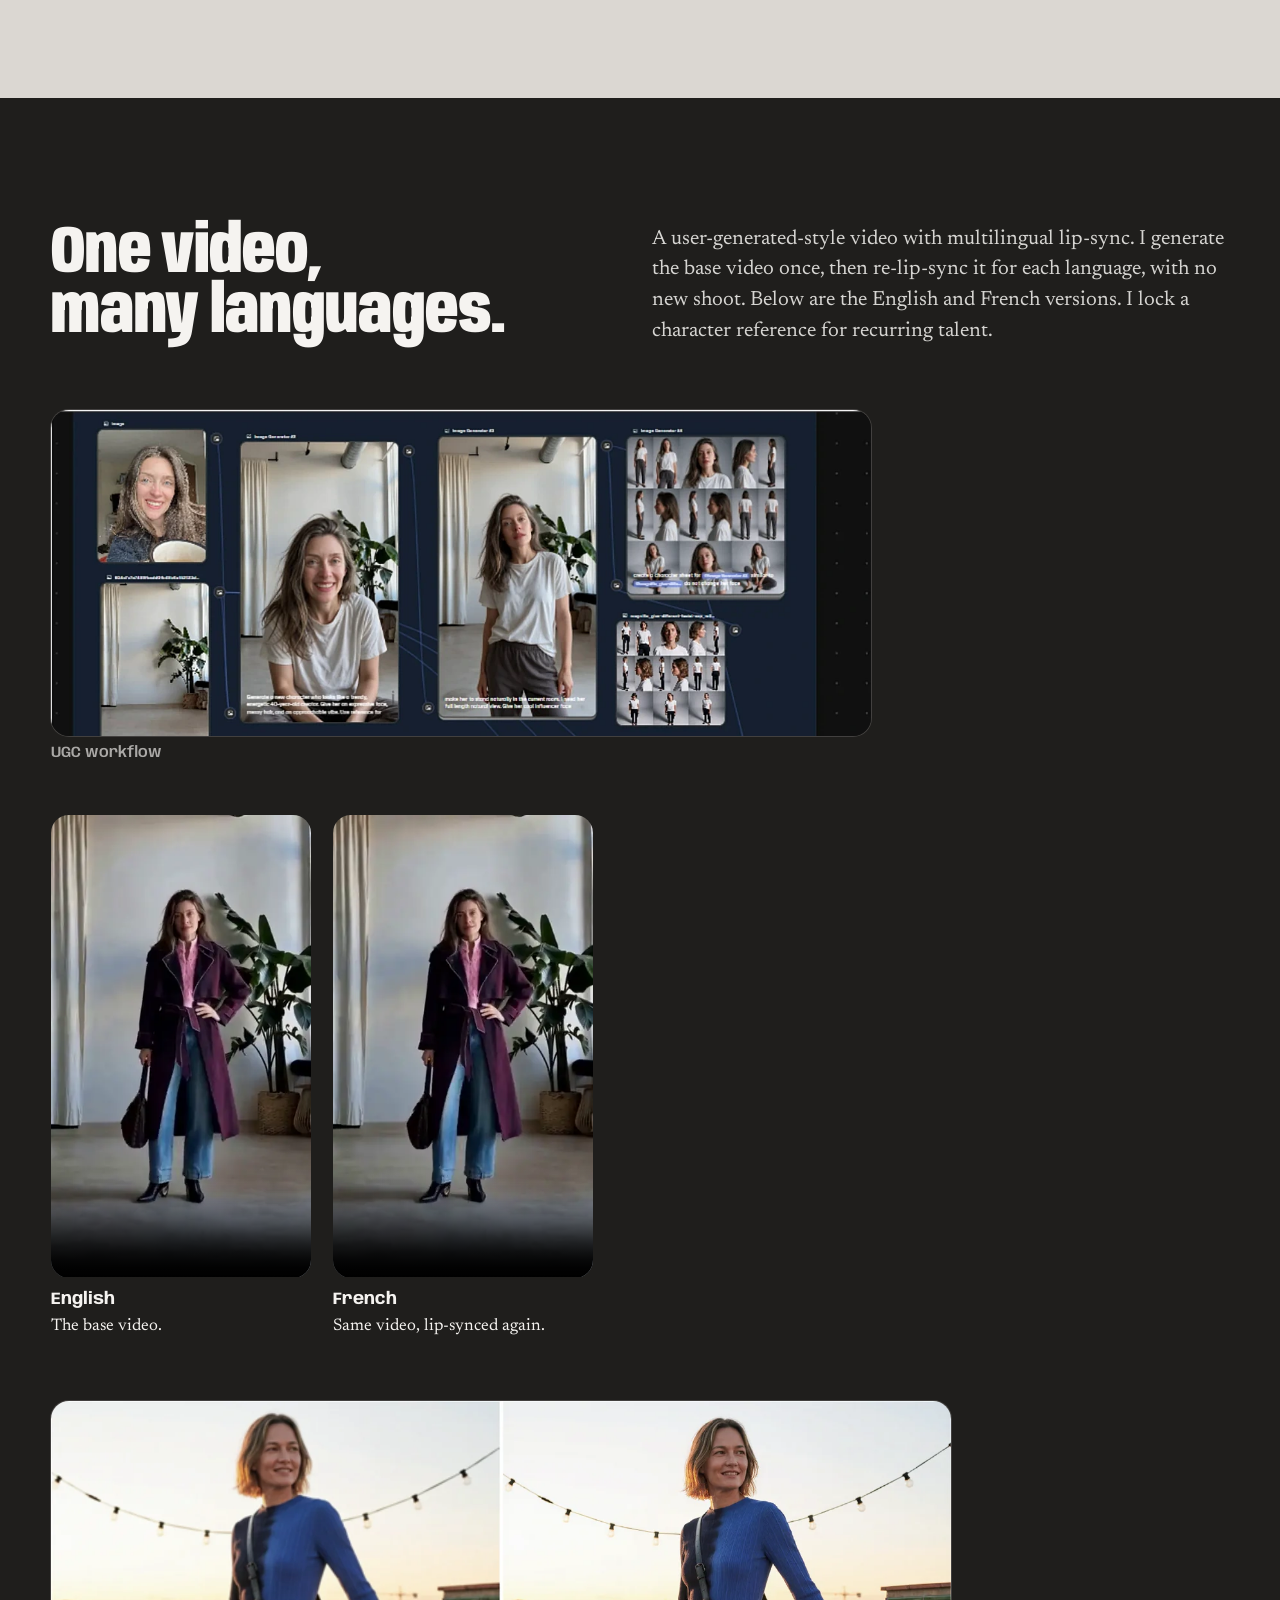
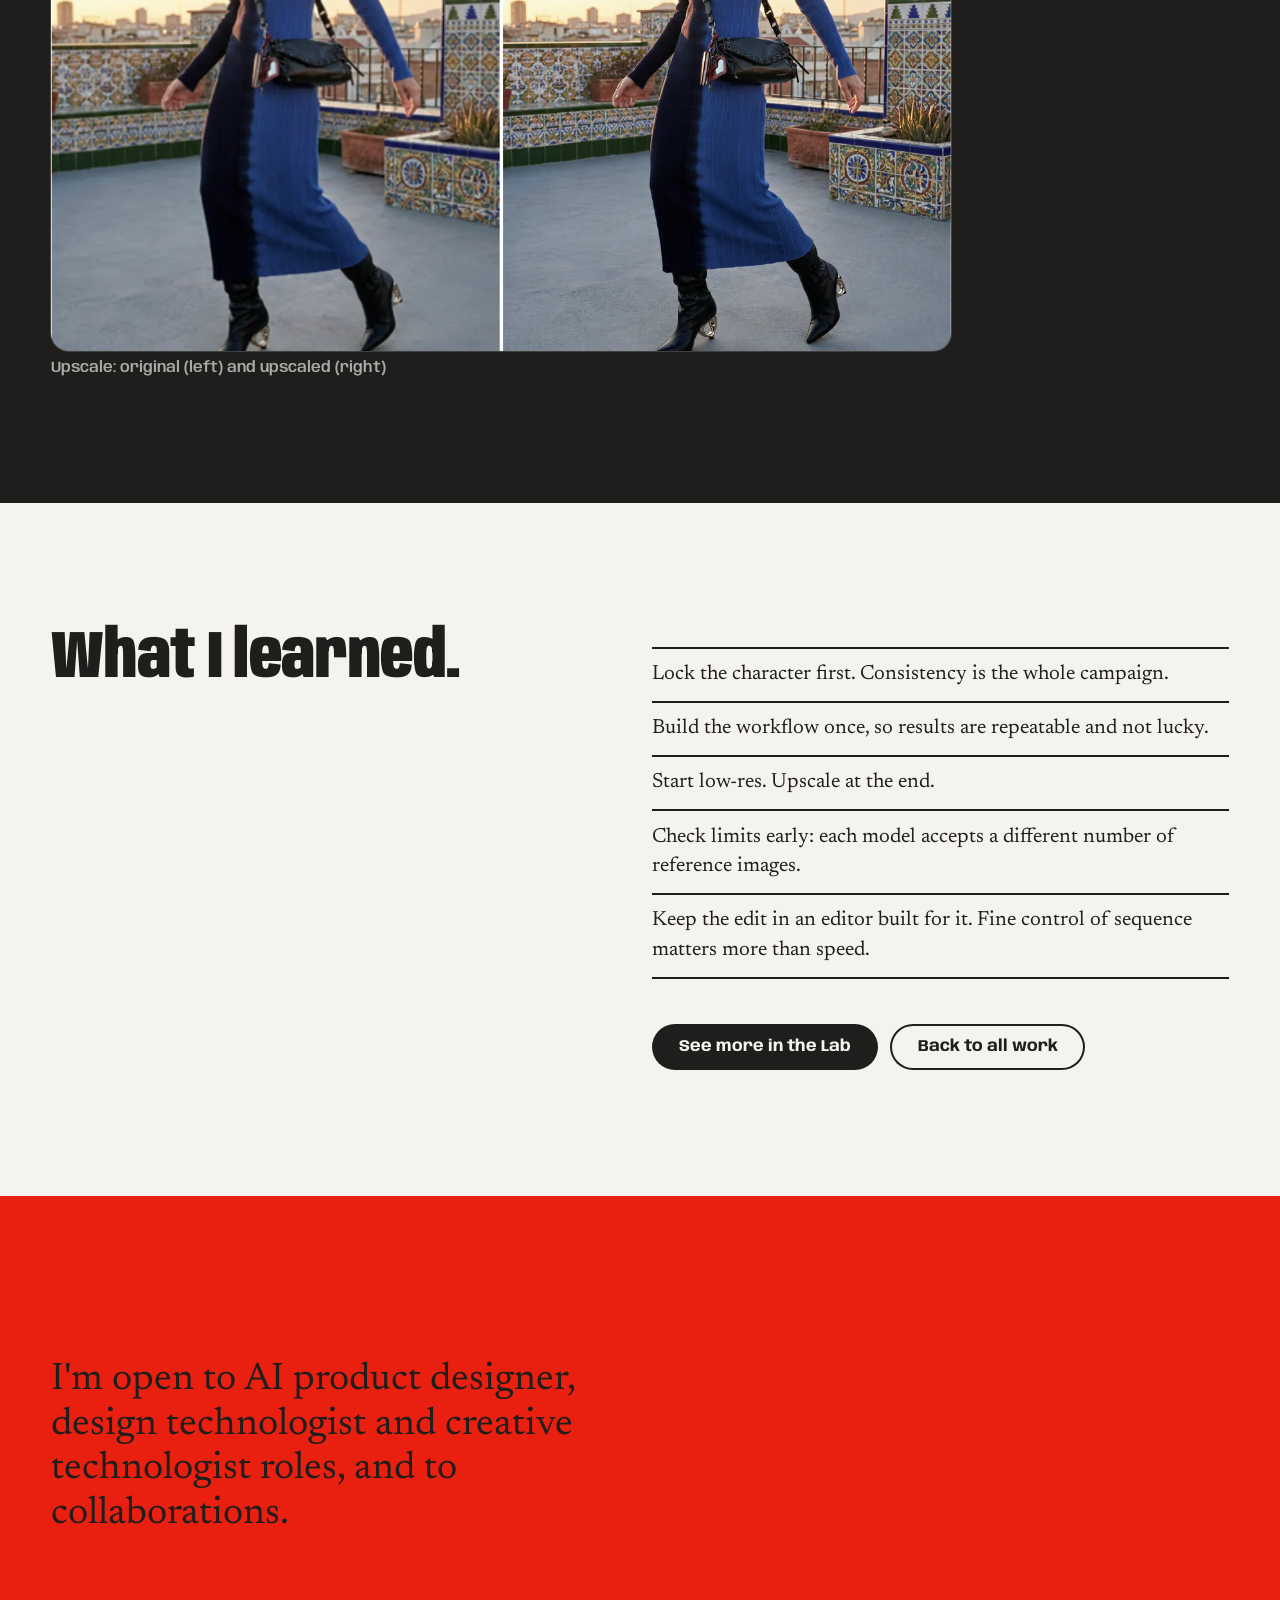
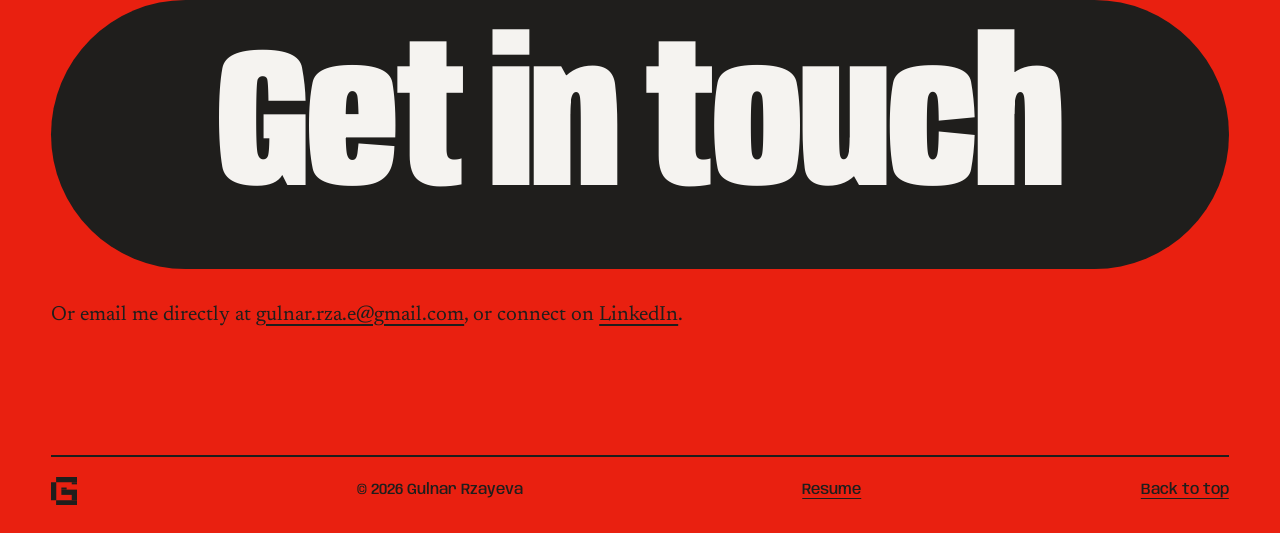
<file: unmuted.html>
<!doctype html>
<html lang="en">
<head>
  <meta charset="utf-8">
  <meta name="viewport" content="width=device-width, initial-scale=1">
  <title>Un-Muted | Gulnar Rzayeva</title>
  <meta name="description" content="Un-Muted: an unofficial concept campaign for Desigual, built with generative AI workflows in Magnific. Image, video and localisation pipelines by Gulnar Rzayeva.">
  <meta name="theme-color" content="#0C1023">
  <meta property="og:title" content="Un-Muted | Gulnar Rzayeva">
  <meta property="og:description" content="Un-Muted: an unofficial concept campaign for Desigual, built with generative AI workflows in Magnific. Image, video and localisation pipelines by Gulnar Rzayeva.">
  <meta property="og:type" content="article">
  <link rel="icon" href="favicon.svg" type="image/svg+xml">
  <link rel="preload" href="assets/fonts/anybody.woff2" as="font" type="font/woff2" crossorigin>
  <link rel="stylesheet" href="css/style.css">
  <script src="js/main.js" defer></script>
</head>
<body>

<svg width="0" height="0" style="position:absolute" aria-hidden="true" focusable="false">
  <symbol id="g" viewBox="0 0 112.82 123.74">
    <rect x="-27.65" y="50.47" width="78.12" height="22.81" transform="translate(-50.47 73.28) rotate(-90)"/>
    <rect x="96.85" y="15.97" width="9.13" height="22.81" transform="translate(74.03 128.79) rotate(-90)"/>
    <rect x="51.84" y="38.79" width="9.13" height="22.81" transform="translate(6.22 106.6) rotate(-90)"/>
    <rect x="85.65" y="73.76" width="31.53" height="22.81" transform="translate(16.25 186.58) rotate(-90)"/>
    <rect x="22.19" y="100.93" width="90.63" height="22.81"/>
    <rect x="22.19" y="0" width="90.63" height="22.81"/>
    <rect x="45.01" y="54.76" width="67.81" height="22.81"/>
  </symbol>
</svg>

<a class="skip" href="#idea">Skip to the content</a>

<header class="nav" data-theme="dark">
  <a class="nav__logo" href="/" aria-label="Gulnar Rzayeva, home">
    <svg viewBox="0 0 112.82 123.74" aria-hidden="true"><use href="#g"/></svg>
  </a>
  <nav class="nav__links" aria-label="Main">
    <a href="/#about">About</a>
    <a href="/#work">Work</a>
    <a href="/lab">Lab</a>
    <a class="nav__resume" href="/resume.pdf" target="_blank" rel="noopener">Resume</a>
    <a class="pill" href="#contact">Contact</a>
  </nav>
</header>

<main id="top">

  <section class="case-hero case-hero--navy case-hero--long case-hero--mid" data-nav="dark">
    <h1><span class="line"><span>Un-Muted</span></span></h1>
    <p class="case-hero__sub">A concept campaign for Desigual, built end to end with generative AI workflows.</p>
    <dl class="meta">
      <div><dt>My role</dt><dd>Creative technologist: concept, workflows, edit</dd></div>
      <div><dt>Type</dt><dd>Unofficial concept</dd></div>
      <div><dt>Tools</dt><dd>Magnific Spaces, Claude, ElevenLabs</dd></div>
      <div><dt>Output</dt><dd>1 film, 5 stills, 4 formats. 3 languages on posters, 2 on video.</dd></div>
    </dl>
    <p class="notice">Unofficial concept. It is not made for, or affiliated with, Desigual. Every person shown is AI-generated.</p>
    <figure class="film">
      <video controls preload="none" playsinline poster="assets/img/poster-unmuted-film.webp" aria-label="Un-Muted, a 30 second concept film">
        <source src="assets/video/unmuted-film.mp4" type="video/mp4">
      </video>
    </figure>
  </section>

  <section class="case-block case-block--concrete" id="idea" data-nav="light">
    <div class="case-grid">
      <div class="case-grid__head"><h2 class="case-h2">Does inclusion have to shrink because your target age did?</h2></div>
      <div class="case-grid__body">
        <p class="case-p">Desigual moved toward a bold, younger audience. That made me ask: can a brand stay bold and young, and still show that its clothes work for everybody, at any age and body type?</p>
        <p class="case-p">That question became the concept: <strong>Un-Muted. Wear who you want to be.</strong> It is not a pitch to win back an old customer. It is a test of whether inclusive representation and a bold current direction can live in the same campaign.</p>
        <p class="case-p">And it is a demonstration: what an in-house team could build with generative AI, in a short time, without expensive risks.</p>
      </div>
    </div>
  </section>

  <section class="case-block case-block--ink" data-nav="dark">
    <div class="case-grid">
      <div class="case-grid__head"><h2 class="case-h2">Workflow 1: a repeatable image campaign.</h2></div>
      <div class="case-grid__body">
        <p class="case-p">One set-up, then a full campaign set in a single batch. The key is a locked character, so the same person appears in every shot.</p>
      </div>
    </div>
    <ol class="steps steps--light">
      <li><h3>Character brief</h3><p>Describe the model in detail: age, expression, energy, natural imperfections. An AI assistant writes the brief and the first reference photo follows.</p></li>
      <li><h3>Multi-angle lock</h3><p>A 12-panel reference grid locks her face and proportions across every angle.</p></li>
      <li><h3>Shot list and outfit</h3><p>Five shot types: studio, lifestyle, macro, interaction, environmental. The outfit is attached as a separate reference.</p></li>
      <li><h3>Generate</h3><p>Character, outfit and shot list run together, and a full set comes out in one pass.</p></li>
    </ol>
    <figure class="graph"><img src="assets/img/um-wf-hero.webp" alt="Magnific workflow: assistant, character image, 12-panel reference grid, shot list, outfit reference and generated campaign images" width="1465" height="595" loading="lazy"><figcaption>The workflow in Magnific Spaces</figcaption></figure>
    <div class="stills">
      <figure><img src="assets/img/um-rooftop.webp" alt="AI-generated campaign still: woman in a blue dress on a rooftop at sunset" width="896" height="1200" loading="lazy"></figure>
      <figure><img src="assets/img/um-lifestyle.webp" alt="AI-generated campaign still: woman laughing while walking down a sunlit street" width="896" height="1200" loading="lazy"></figure>
      <figure><img src="assets/img/um-cafe.webp" alt="AI-generated campaign still: woman laughing at a cafe table" width="896" height="1200" loading="lazy"></figure>
      <figure><img src="assets/img/um-terrace.webp" alt="AI-generated campaign still: woman in a patterned dress on a tiled terrace" width="896" height="1200" loading="lazy"></figure>
      <figure><img src="assets/img/um-detail.webp" alt="AI-generated campaign still: close-up of an embroidered denim jacket and boot" width="896" height="1200" loading="lazy"></figure>
    </div>
    <p class="figure-note">Same woman, five different shots. All images are AI-generated.</p>
  </section>

  <section class="case-block case-block--chalk" data-nav="light">
    <div class="case-grid">
      <div class="case-grid__head"><h2 class="case-h2">Workflow 2: from stills to film.</h2></div>
      <div class="case-grid__body">
        <p class="case-p">The film, "You've been on mute," starts on a muted video call and ends on a bold, colourful woman who is no longer silent. A voiceover and a phone-ring sound effect were made in the same workspace.</p>
      </div>
    </div>
    <ol class="steps">
      <li><h3>Prepare the shots</h3><p>Generate the campaign shots first, locked and ready for video.</p></li>
      <li><h3>Animate each shot</h3><p>Use the video generator for each still. I set the start frame, model and length per shot.</p></li>
      <li><h3>Cut the film</h3><p>I assembled the cut in Video Project Editor, chosen over Video Combiner for finer control of sequence and transitions.</p></li>
    </ol>
    <figure class="graph" style="max-width: 847px"><img src="assets/img/um-wf-film.webp" alt="Workflow graph: campaign stills feed video generator nodes alongside a voiceover node and a phone-ring sound effect, all routed into the combined film" width="847" height="627" loading="lazy"><figcaption>Stills, voiceover and sound effects routed into one film</figcaption></figure>
    <figure class="graph" style="max-width: 900px"><img src="assets/img/um-wf-editor.webp" alt="Editing timeline: the film's clips laid out in sequence above two audio tracks, with the media panel open" width="1351" height="700" loading="lazy"><figcaption>The final cut</figcaption></figure>
    <div class="tip"><p><strong>Tip:</strong> start in low resolution and upscale only when you like the result. Always check a model's reference-image limit before you connect your assets.</p></div>
  </section>

  <section class="case-block case-block--concrete" data-nav="light">
    <div class="case-grid">
      <div class="case-grid__head"><h2 class="case-h2">Workflow 3: one asset, many formats and languages.</h2></div>
      <div class="case-grid__body">
        <p class="case-p">A campaign needs the same visual in many sizes and markets. I built this so that all variations come out at once, without editing them one by one.</p>
      </div>
    </div>
    <ol class="steps">
      <li><h3>Image editor</h3><p>Upload the image, choose an aspect ratio, and it fills the gap and adapts to the new size.</p></li>
      <li><h3>List node</h3><p>Upload the right-size images and the text for each language.</p></li>
      <li><h3>Designer node</h3><p>Build the composition once. All variations are ready when you hit done.</p></li>
    </ol>
    <figure class="graph"><img src="assets/img/um-formats.webp" alt="Nine variations of the same poster in Spanish, English and French, in four aspect ratios" width="1400" height="683" loading="lazy"><figcaption>Spanish, English and French. 9:16, 1:1, 16:9 and 4:3.</figcaption></figure>
    <figure class="graph"><img src="assets/img/um-wf-designer.webp" alt="Designer node workflow producing all format variations" width="1391" height="554" loading="lazy"><figcaption>The workflow</figcaption></figure>
    <div class="tip"><p><strong>Tip:</strong> always make sure your image list and your content list have the same number of items.</p></div>
  </section>

  <section class="case-block case-block--ink" data-nav="dark">
    <div class="case-grid">
      <div class="case-grid__head"><h2 class="case-h2">One video, many languages.</h2></div>
      <div class="case-grid__body">
        <p class="case-p">A user-generated-style video with multilingual lip-sync. I generate the base video once, then re-lip-sync it for each language, with no new shoot. Below are the English and French versions. I lock a character reference for recurring talent.</p>
      </div>
    </div>
    <figure class="graph" style="max-width: 820px"><img src="assets/img/um-wf-ugc.webp" alt="Workflow for a UGC-style character video with a reference grid" width="1100" height="438" loading="lazy"><figcaption>UGC workflow</figcaption></figure>
    <div class="vgrid vgrid--3" style="grid-template-columns: repeat(2, minmax(0, 260px)); justify-content: start">
      <figure class="vitem vitem--tall"><video controls preload="none" playsinline poster="assets/img/poster-ugc-english.webp" aria-label="UGC-style video in English"><source src="assets/video/ugc-english.mp4" type="video/mp4"></video><figcaption><strong>English</strong>The base video.</figcaption></figure>
      <figure class="vitem vitem--tall"><video controls preload="none" playsinline poster="assets/img/poster-ugc-french.webp" aria-label="The same UGC-style video, lip-synced in French"><source src="assets/video/ugc-french.mp4" type="video/mp4"></video><figcaption><strong>French</strong>Same video, lip-synced again.</figcaption></figure>
    </div>
    <figure class="graph" style="max-width: 900px"><img src="assets/img/um-beforeafter.webp" alt="Before and after upscale of a campaign image" width="1400" height="856" loading="lazy"><figcaption>Upscale: original (left) and upscaled (right)</figcaption></figure>
  </section>

  <section class="case-block case-block--chalk" data-nav="light">
    <div class="case-grid">
      <div class="case-grid__head"><h2 class="case-h2">What I learned.</h2></div>
      <div class="case-grid__body">
        <ul class="case-list">
          <li>Lock the character first. Consistency is the whole campaign.</li>
          <li>Build the workflow once, so results are repeatable and not lucky.</li>
          <li>Start low-res. Upscale at the end.</li>
          <li>Check limits early: each model accepts a different number of reference images.</li>
          <li>Keep the edit in an editor built for it. Fine control of sequence matters more than speed.</li>
        </ul>
        <p style="margin-top: clamp(28px, 5vh, 48px); display: flex; gap: 12px; flex-wrap: wrap">
          <a class="btn btn--dark" style="margin-top:0" href="/lab">See more in the Lab</a>
          <a class="btn btn--outline" style="margin-top:0" href="/#work">Back to all work</a>
        </p>
      </div>
    </div>
  </section>

  <section class="contact" id="contact" data-nav="light">
    <p class="contact__lead">I'm open to AI product designer, design technologist and creative technologist roles, and to collaborations.</p>
    <a class="cta" id="cta" href="#contactForm"><span>Get in touch</span></a>
    <dialog class="cmodal" id="contactModal" aria-labelledby="cmodalTitle">
      <form class="cform" id="contactForm" action="https://api.web3forms.com/submit" method="POST">
        <div class="cmodal__head">
          <h2 class="cmodal__title" id="cmodalTitle">Say hello</h2>
          <button class="cmodal__close" id="cmodalClose" type="button" aria-label="Close">&#215;</button>
        </div>
        <input type="hidden" name="access_key" value="301f6f8f-8c38-4d42-bc05-eec0dd78a76e">
        <input type="hidden" name="subject" value="New message from your portfolio">
        <input type="hidden" name="from_name" value="gulnar-portfolio.vercel.app">
        <input type="checkbox" name="botcheck" class="cform__bot" tabindex="-1" autocomplete="off" aria-hidden="true">
        <p class="cform__field">
          <label for="cf-name">Your name</label>
          <input id="cf-name" name="name" type="text" required autocomplete="name">
        </p>
        <p class="cform__field">
          <label for="cf-email">Your email</label>
          <input id="cf-email" name="email" type="email" required autocomplete="email">
        </p>
        <p class="cform__field">
          <label for="cf-message">Message</label>
          <textarea id="cf-message" name="message" rows="4" required></textarea>
        </p>
        <button class="btn cform__submit" type="submit">Send message</button>
        <p class="cform__status" id="cformStatus" role="status" aria-live="polite"></p>
      </form>
    </dialog>

    <p class="contact__mail">Or email me directly at <a href="mailto:gulnar.rza.e@gmail.com">gulnar.rza.e@gmail.com</a>, or connect on <a href="https://www.linkedin.com/in/gulnarza" target="_blank" rel="noopener">LinkedIn</a>.</p>

    <footer class="footer">
      <svg viewBox="0 0 112.82 123.74" aria-hidden="true"><use href="#g"/></svg>
      <p>&copy; 2026 Gulnar Rzayeva</p>
      <a class="footer__resume" href="/resume.pdf" target="_blank" rel="noopener">Resume</a>
      <a href="#top">Back to top</a>
    </footer>
  </section>

</main>

<div class="cursor" id="cursor" aria-hidden="true"><span>View</span></div>

</body>
</html>
</file>
<file: css/style.css>
/* ==========================================================
   Gulnar Rzayeva – portfolio
   Type: Anybody (display, variable width + weight) + Newsreader (text)
   Colour: signal red, warm ink, concrete, lilac
   ========================================================== */

@font-face {
  font-family: "Anybody";
  src: url("../assets/fonts/anybody.woff2") format("woff2");
  font-weight: 100 900;
  font-stretch: 50% 150%;
  font-display: swap;
}
@font-face {
  font-family: "Newsreader";
  src: url("../assets/fonts/newsreader.woff2") format("woff2");
  font-weight: 200 800;
  font-display: swap;
}

:root {
  --red: #E92010;
  --ink: #1F1E1C;
  --concrete: #DBD7D2;
  --lilac: #B9A8EC;
  --chalk: #F5F3F0;

  --display: "Anybody", "Arial Narrow", Impact, sans-serif;
  --text: "Newsreader", Georgia, "Times New Roman", serif;

  --gutter: clamp(20px, 4vw, 56px);
  --nav-h: 84px;
  --ease: cubic-bezier(.2, .75, .15, 1);
}

*, *::before, *::after { box-sizing: border-box; }

html {
  scroll-behavior: smooth;
  -webkit-text-size-adjust: 100%;
}

body {
  margin: 0;
  background: var(--ink);
  color: var(--ink);
  font-family: var(--text);
  font-size: 1.125rem;
  line-height: 1.5;
  -webkit-font-smoothing: antialiased;
  text-rendering: optimizeLegibility;
}

img { display: block; max-width: 100%; }
a { color: inherit; }
h1, h2, p, ul, figure { margin: 0; }
ul { padding: 0; list-style: none; }

:focus-visible {
  outline: 3px solid currentColor;
  outline-offset: 4px;
  border-radius: 6px;
}

section[id] { scroll-margin-top: 0; }

.skip {
  position: fixed; left: 12px; top: -60px; z-index: 50;
  background: var(--chalk); color: var(--ink);
  padding: .6em 1em; border-radius: 8px;
  font: 600 1rem/1 var(--display);
  transition: top .2s;
}
.skip:focus { top: 12px; }

/* ---------- Nav ---------- */
.nav {
  position: fixed; inset: 0 0 auto 0; z-index: 30;
  height: var(--nav-h);
  display: flex; align-items: center; justify-content: space-between;
  padding: 0 var(--gutter);
  color: var(--fg);
  transition: color .35s ease;
}
.nav[data-theme="light"] { --fg: var(--ink);   --pill-bg: var(--ink);   --pill-fg: var(--chalk); }
.nav[data-theme="dark"]  { --fg: var(--chalk); --pill-bg: var(--chalk); --pill-fg: var(--ink); }

.nav__logo svg { width: 32px; height: auto; fill: currentColor; }

.nav__links {
  display: flex; align-items: center;
  gap: clamp(18px, 3vw, 44px);
  font: 600 1rem/1 var(--display);
  font-stretch: 100%;
}
.nav__links a { text-decoration: none; position: relative; padding: .5em 0; }
.nav__links a:not(.pill)::after {
  content: ""; position: absolute; left: 0; right: 0; bottom: .1em; height: 2px;
  background: currentColor;
  transform: scaleX(0); transform-origin: left;
  transition: transform .3s var(--ease);
}
.nav__links a:not(.pill):hover::after { transform: scaleX(1); }
.nav__links .pill {
  background: var(--pill-bg); color: var(--pill-fg);
  padding: .8em 1.45em; border-radius: 99px;
  transition: background .35s ease, color .35s ease, transform .3s var(--ease);
}
.nav__links .pill:hover { transform: translateY(-2px); }

/* ---------- Hero ---------- */
.hero {
  position: relative;
  min-height: 100svh;
  background: var(--red);
  color: var(--ink);
  padding: calc(var(--nav-h) + clamp(8px, 2vh, 24px)) var(--gutter) clamp(20px, 4.5vh, 52px);
  display: grid;
  grid-template-columns: repeat(12, minmax(0, 1fr));
  grid-template-rows: auto 1fr;
  column-gap: 24px;
  overflow: clip;
}

.hero__side {
  grid-column: 9 / -1; grid-row: 1;
  max-width: 30ch;
  position: relative; z-index: 1;
}
.hero__intro {
  font: 400 clamp(1.05rem, 1.5vw, 1.45rem)/1.34 var(--text);
}
.hero__hint {
  margin-top: 1.1em;
  font: italic 400 1rem/1.3 var(--text);
  opacity: .78;
  transition: opacity .5s ease;
}
.hero__hint.is-gone { opacity: 0; }

.hero__title {
  grid-column: 1 / -1; grid-row: 2;
  align-self: end;
  position: relative; z-index: 1;
  font-family: var(--display);
  font-weight: 840;
  font-stretch: 72%;
  font-size: clamp(3rem, 11vw, 12.5rem);
  line-height: .88;
  letter-spacing: .004em;
}
.hero__title .line {
  display: block;
  overflow: hidden;
  padding: .04em 0 .13em;
  margin: -.04em 0 -.13em;
}
.hero__title .line > span {
  display: inline-block;
  transform: translateY(108%);
  font-stretch: 50%;
  animation: rise 1.25s var(--ease) forwards;
  animation-delay: calc(.35s + var(--i, 0) * .11s);
}
.hero__title .line:nth-child(2) > span { --i: 1; }
.hero__title .line:nth-child(3) > span { --i: 2; }
.hero__title .line:nth-child(4) > span { --i: 3; }

@keyframes rise {
  to { transform: translateY(0); font-stretch: 72%; }
}

/* badge + lanyard */
.hero__stage {
  position: absolute; inset: 0;
  z-index: 2;
  pointer-events: none;
  --bw: 280px;
}
.strap {
  position: absolute; inset: 0; width: 100%; height: 100%;
  overflow: visible;
}
.strap__band {
  fill: none;
  stroke: var(--chalk);
  stroke-width: calc(var(--bw) * .105);
  stroke-linecap: butt;
  stroke-linejoin: round;
}
.strap__text {
  font-family: var(--display);
  font-weight: 800;
  font-stretch: 100%;
  font-size: calc(var(--bw) * .036);
  letter-spacing: .14em;
  fill: var(--red);
}

.badge {
  position: absolute; left: 0; top: 0;
  width: var(--bw);
  font-size: calc(var(--bw) / 22);
  transform-origin: 50% 0;
  will-change: transform;
  touch-action: none;
  pointer-events: auto;
  cursor: grab;
  user-select: none; -webkit-user-select: none;
  opacity: 0;
}
.badge.is-ready { opacity: 1; }
.badge.is-dragging { cursor: grabbing; }

.badge__body {
  position: relative;
  padding: .95em .95em 1.15em;
  border-radius: 1.5em;
  background: linear-gradient(160deg, #34333a 0%, #131217 55%, #0b0a0e 100%);
  box-shadow:
    inset 0 0 0 1px rgba(255,255,255,.16),
    inset 0 1.5em 2em -1.5em rgba(255,255,255,.16),
    0 2.2em 3.2em -1.2em rgba(31,8,4,.55);
  overflow: hidden;
}
.badge__body img {
  width: 100%; height: auto;
  border-radius: 1em;
  margin-top: 1.5em;
}
.badge__name {
  margin-top: .9em;
  font: 800 1.55em/1 var(--display);
  font-stretch: 100%;
  color: var(--chalk);
  letter-spacing: .005em;
}
.badge__name span {
  display: block;
  margin-top: .45em;
  font: 400 .82em/1 var(--text);
  color: rgba(245,243,240,.66);
}
.badge__shine {
  position: absolute; inset: 0; pointer-events: none;
  border-radius: inherit;
  background: linear-gradient(105deg, transparent 32%, rgba(255,255,255,.34) 46%, rgba(255,255,255,.05) 54%, transparent 66%);
  background-size: 320% 100%;
  background-position: var(--sx, 50%) 0;
  mix-blend-mode: soft-light;
}
.badge__clip {
  position: absolute; z-index: 2;
  left: 50%; top: -2em;
  width: 3.6em; height: 4em;
  transform: translateX(-50%);
  border-radius: 1.3em 1.3em 1em 1em;
  background: linear-gradient(90deg, #8b8a92, #e9e8ec 45%, #9b9aa2);
  box-shadow: 0 .35em .8em rgba(0,0,0,.35);
}
.badge__clip::after {
  content: ""; position: absolute; left: 50%; top: 2.05em;
  width: 2em; height: .8em; transform: translateX(-50%);
  border-radius: 1em;
  background: #0b0a0e;
  box-shadow: inset 0 .12em .3em rgba(0,0,0,.8);
}

/* ---------- Statement ---------- */
.statement {
  background: var(--concrete);
  padding: clamp(96px, 22vh, 230px) var(--gutter) clamp(72px, 14vh, 150px);
}
.statement__text {
  max-width: 24ch;
  font: 700 clamp(2.1rem, 6vw, 6.4rem)/1.02 var(--display);
  font-stretch: 78%;
  letter-spacing: -.01em;
}
.statement__text .w { transition: color .35s ease; }
html.js .statement__text .w { color: rgba(31,30,28,.17); }
html.js .statement__text .w.on { color: var(--ink); }

.tools {
  margin-top: clamp(48px, 9vh, 96px);
  display: flex; flex-wrap: wrap;
  border-top: 2px solid var(--ink);
}
.tools li {
  padding: 1.1em 1.6em 1.3em 0;
  margin-right: 1.6em;
  font: 600 clamp(1rem, 1.35vw, 1.3rem)/1 var(--display);
  font-stretch: 100%;
}
.tools li + li { padding-left: 1.6em; border-left: 2px solid var(--ink); margin-left: -0; }

/* ---------- Work ---------- */
.work { background: var(--ink); color: var(--chalk); position: relative; }

.project {
  position: sticky; top: 0;
  min-height: 100svh;
  background: var(--ink);
  display: grid; align-items: center;
  padding: calc(var(--nav-h) + 8px) var(--gutter) clamp(24px, 5vh, 56px);
}
.project__inner {
  display: grid;
  grid-template-columns: repeat(12, minmax(0, 1fr));
  column-gap: 24px;
  align-items: center;
  transform-origin: 50% 0;
  transform: scale(calc(1 - var(--p, 0) * .05));
  opacity: calc(1 - var(--p, 0) * .65);
  will-change: transform, opacity;
}
.project__media {
  text-decoration: none;
  grid-column: 1 / span 7; grid-row: 1;
  display: block;
  aspect-ratio: 4 / 3;
  max-height: calc(100svh - var(--nav-h) - 72px);
  width: 100%;
  border-radius: 28px;
  overflow: hidden;
  background: var(--tint, #ddd);
  justify-self: start;
}
.project__media img {
  width: 100%; height: 100%; object-fit: cover;
  transition: transform 1s var(--ease);
}
.project__media:hover img { transform: scale(1.045); }

.project__text {
  grid-column: 9 / -1; grid-row: 1;
}
.project:nth-child(even) .project__media { grid-column: 6 / -1; justify-self: end; }
.project:nth-child(even) .project__text  { grid-column: 1 / span 4; }

.project__text h2 {
  font: 860 clamp(2.8rem, 6.6vw, 7.6rem)/.88 var(--display);
  font-stretch: 70%;
  letter-spacing: -.01em;
  text-wrap: balance;
}
.project__desc {
  margin-top: 1.1em;
  max-width: 26ch;
  font: 400 clamp(1.1rem, 1.5vw, 1.4rem)/1.36 var(--text);
  color: rgba(245,243,240,.82);
}
.project__tags {
  margin-top: 1.4em;
  font: 500 .95rem/1.3 var(--display);
  font-stretch: 100%;
  color: rgba(245,243,240,.6);
}

/* buttons */
.btn {
  display: inline-block;
  margin-top: 1.6em;
  padding: .95em 1.7em;
  border-radius: 99px;
  font: 700 1rem/1 var(--display);
  font-stretch: 100%;
  text-decoration: none;
  transition: transform .3s var(--ease), background .3s ease, color .3s ease;
}
.btn:hover { transform: translateY(-3px); }
.btn--light { background: var(--chalk); color: var(--ink); }
.btn--light:hover { background: var(--red); color: var(--chalk); }
.btn--dark  { background: var(--ink); color: var(--chalk); }
.btn--dark:hover { background: var(--red); }

/* "View" cursor */
.cursor {
  position: fixed; left: 0; top: 0; z-index: 60;
  width: 92px; height: 92px; margin: -46px 0 0 -46px;
  border-radius: 50%;
  background: var(--red); color: var(--chalk);
  display: grid; place-items: center;
  font: 700 1rem/1 var(--display);
  pointer-events: none;
  transform: translate3d(-200px, -200px, 0) scale(0);
  transition: opacity .2s ease;
  opacity: 0;
}
.cursor.is-on { opacity: 1; }
.cursor span { display: block; transform: scale(1); }
@media (hover: none), (pointer: coarse) { .cursor { display: none; } }

/* ---------- About ---------- */
.about {
  background: var(--lilac);
  padding: clamp(96px, 16vh, 180px) var(--gutter) clamp(96px, 16vh, 180px);
}
.about__title {
  font: 900 clamp(4.4rem, 17vw, 19rem)/.8 var(--display);
  font-stretch: 58%;
  letter-spacing: -.015em;
  margin-bottom: clamp(36px, 8vh, 96px);
}
.about__grid {
  display: grid;
  grid-template-columns: repeat(12, minmax(0, 1fr));
  column-gap: 24px;
  align-items: start;
}
.about__photo {
  grid-column: 1 / span 5;
  position: sticky; top: calc(var(--nav-h) + 16px);
  aspect-ratio: 4 / 4.9;
  border-radius: 28px;
  overflow: hidden;
  background: #e9e7e5;
  transform: rotate(-3deg) perspective(1000px) rotateX(var(--rx, 0deg)) rotateY(var(--ry, 0deg));
  transition: transform .35s var(--ease);
  box-shadow: 0 40px 60px -30px rgba(31,30,28,.5);
}
.about__photo img { width: 100%; height: 100%; object-fit: cover; }

.about__copy {
  grid-column: 7 / -1;
  padding-top: .4em;
}
.about__copy p {
  font: 400 clamp(1.25rem, 1.75vw, 1.7rem)/1.48 var(--text);
  max-width: 34em;
}
.about__copy p + p { margin-top: 1.1em; }
.about__copy strong { font-weight: 700; }

/* ---------- Contact ---------- */
.contact {
  background: var(--red);
  color: var(--ink);
  padding: clamp(96px, 18vh, 200px) var(--gutter) 28px;
  text-align: left;
}
.contact__lead {
  max-width: 24ch;
  font: 400 clamp(1.5rem, 3vw, 2.9rem)/1.16 var(--text);
}
.cta {
  position: relative; isolation: isolate; overflow: hidden;
  display: block;
  margin-top: clamp(36px, 7vh, 80px);
  padding: .16em .5em .2em;
  border-radius: 999px;
  background: var(--ink); color: var(--chalk);
  text-decoration: none; text-align: center;
  font: 900 clamp(3.4rem, 15.5vw, 17rem)/1 var(--display);
  font-stretch: 62%;
  letter-spacing: -.01em;
  transition: color .5s var(--ease);
}
.cta::before {
  content: ""; position: absolute; z-index: -1;
  left: var(--x, 50%); top: var(--y, 50%);
  width: 260%; aspect-ratio: 1; border-radius: 50%;
  background: var(--chalk);
  transform: translate(-50%, -50%) scale(0);
  transition: transform .8s var(--ease);
}
.cta:hover, .cta:focus-visible { color: var(--ink); }
.cta:hover::before, .cta:focus-visible::before { transform: translate(-50%, -50%) scale(1); }

/* ---------- Contact form (modal) ---------- */
.cmodal {
  width: min(92vw, 470px);
  padding: 0;
  border: 2px solid var(--ink);
  border-radius: 20px;
  background: var(--chalk);
  color: var(--ink);
}
.cmodal::backdrop { background: rgba(31, 30, 28, .6); }
.cmodal__head {
  display: flex; align-items: flex-start; justify-content: space-between; gap: 16px;
  margin-bottom: 4px;
}
.cmodal__title { font: 860 1.75rem/1 var(--display); font-stretch: 72%; }
.cmodal__close {
  flex: none; margin: -4px -4px 0 0; padding: 0 4px;
  background: none; border: 0; cursor: pointer; color: var(--ink);
  font: 400 1.9rem/1 var(--display);
  transition: color .3s ease;
}
.cmodal__close:hover { color: var(--red); }

.cform { margin: 0; padding: 24px 24px 28px; }
.cform__bot { position: absolute; left: -9999px; width: 1px; height: 1px; opacity: 0; }
.cform__field { display: block; margin-top: 16px; }
.cform__field label {
  display: block; margin-bottom: .45em;
  font: 700 .78rem/1 var(--display); font-stretch: 100%;
  text-transform: uppercase; letter-spacing: .07em;
}
.cform__field input, .cform__field textarea {
  width: 100%; padding: .6em .75em;
  background: transparent; color: var(--ink);
  border: 2px solid var(--ink); border-radius: 10px;
  font: 400 1rem/1.4 var(--text);
  transition: background .3s ease;
}
.cform__field textarea { resize: vertical; min-height: 104px; }
.cform__field input:focus, .cform__field textarea:focus {
  outline: none; background: rgba(31, 30, 28, .06);
}
.cform__submit {
  width: 100%; margin-top: 1.4em;
  border: 0; cursor: pointer;
  background: var(--ink); color: var(--chalk);
  font: 700 1rem/1 var(--display); font-stretch: 100%;
}
.cform__submit:hover { background: var(--red); color: var(--chalk); }
.cform__submit[disabled] { opacity: .55; cursor: default; transform: none; background: var(--ink); }
.cform__status { margin-top: .9em; min-height: 1.4em; font: 400 1rem/1.4 var(--text); }
.cform__status.is-err { text-decoration: underline; text-underline-offset: .2em; }

/* No JavaScript: the dialog never opens, so render it inline instead. */
html:not(.js) .cmodal {
  display: block; position: static;
  width: min(100%, 560px);
  margin-top: clamp(40px, 7vh, 72px);
}
html:not(.js) .cmodal__close { display: none; }

.contact__mail {
  margin-top: 1.6em;
  font: 400 clamp(1.1rem, 1.6vw, 1.5rem)/1.3 var(--text);
}
.contact__mail a { text-underline-offset: .2em; text-decoration-thickness: 2px; }

.footer {
  margin-top: clamp(72px, 14vh, 160px);
  padding-top: 20px;
  border-top: 2px solid var(--ink);
  display: flex; align-items: center; justify-content: space-between; gap: 16px;
  font: 500 .95rem/1 var(--display);
  font-stretch: 100%;
}
.footer svg { width: 26px; height: auto; fill: var(--ink); }
.footer a { text-underline-offset: .25em; }

/* ---------- Small screens ---------- */
@media (max-width: 760px) {
  :root { --nav-h: 72px; }
  .nav__resume { display: none; }
  .nav__links { gap: 16px; font-size: .95rem; }

  .hero__side { grid-column: 1 / -1; max-width: 46%; }
  .hero__intro { font-size: 1rem; }
  .hero__hint { display: none; }
  .hero__title { font-size: clamp(3rem, 13.2vw, 6rem); }

  .project { padding-top: calc(var(--nav-h) + 4px); align-items: start; }
  .project__inner { display: block; }
  .project__media, .project:nth-child(even) .project__media { max-height: none; }
  .project__text, .project:nth-child(even) .project__text { margin-top: 20px; }
  .project__text h2 { font-size: clamp(2.4rem, 12vw, 4rem); }
  .project__desc { max-width: 32ch; font-size: 1.1rem; }
  .project__tags { margin-top: 1em; }
  .btn { margin-top: 1.2em; }

  .about__grid { display: block; }
  .about__photo { position: relative; top: 0; width: min(78%, 360px); margin: 0 0 48px; }
  .footer { flex-wrap: wrap; }
}

@media (min-width: 761px) and (max-width: 1000px) {
  .hero__side { grid-column: 8 / -1; }
  .project__text h2 { font-size: clamp(2.4rem, 6vw, 4rem); }
}

/* ---------- Reduced motion ---------- */
@media (prefers-reduced-motion: reduce) {
  html { scroll-behavior: auto; }
  .hero__title .line > span { animation: none; transform: none; font-stretch: 72%; }
  .project__inner { transform: none; opacity: 1; }
  .project__media img, .btn, .nav__links .pill { transition: none; }
  .cta::before { transition: none; }
}

/* ==========================================================
   Chat bubbles (used on the work card and the Sunny page)
   ========================================================== */
:root { --sunny: #3A1D96; --sun: #FFC93C; }

.chat { display: flex; flex-direction: column; gap: 12px; width: 100%; }
.bubble {
  margin: 0;
  padding: .8em 1.1em;
  max-width: 86%;
  border-radius: 22px;
  font: 500 clamp(.95rem, 1.15vw, 1.1rem)/1.32 var(--display);
  font-stretch: 100%;
  color: var(--ink);
}
.bubble--parent { align-self: flex-end; background: var(--chalk); border-bottom-right-radius: 6px; }
.bubble--sunny  { align-self: flex-start; background: var(--sun); border-bottom-left-radius: 6px; }

.project__media--chat {
  display: grid; place-items: center;
  padding: clamp(20px, 3.4vw, 56px);
  background: var(--sunny);
}
.project__media--chat .chat { max-width: 560px; }
.project__media--chat .bubble { transition: transform .6s var(--ease); }
.project__media--chat:hover .bubble--parent { transform: translateX(6px); }
.project__media--chat:hover .bubble--sunny  { transform: translateX(-6px); }

.project__soon {
  margin-top: 1.6em;
  font: italic 400 1.05rem/1.3 var(--text);
  color: rgba(245,243,240,.58);
}

/* ==========================================================
   Case study page
   ========================================================== */
.case-hero {
  position: relative;
  min-height: 92svh;
  background: var(--sunny);
  color: var(--chalk);
  padding: calc(var(--nav-h) + 6vh) var(--gutter) clamp(32px, 6vh, 64px);
  display: flex; flex-direction: column; justify-content: flex-end;
  overflow: clip;
}
.case-hero h1 {
  font: 900 clamp(7rem, 30vw, 32rem)/.78 var(--display);
  font-stretch: 56%;
  letter-spacing: -.02em;
}
.case-hero h1 .line {
  display: block; overflow: hidden;
  padding: .04em 0 .12em; margin: -.04em 0 -.12em;
}
.case-hero h1 .line > span {
  display: inline-block;
  transform: translateY(108%);
  font-stretch: 50%;
  animation: rise-case 1.25s var(--ease) .2s forwards;
}
@keyframes rise-case { to { transform: translateY(0); font-stretch: 56%; } }

.case-hero__sub {
  margin-top: .5em;
  max-width: 24ch;
  font: 400 clamp(1.5rem, 3vw, 2.9rem)/1.14 var(--text);
}
.meta {
  margin: clamp(36px, 7vh, 80px) 0 0;
  padding-top: 20px;
  border-top: 2px solid rgba(245,243,240,.4);
  display: grid; grid-template-columns: repeat(4, minmax(0, 1fr)); gap: 24px;
}
.meta dt { font: 600 .9rem/1 var(--display); font-stretch: 100%; opacity: .62; margin-bottom: .7em; }
.meta dd { margin: 0; font: 400 1.15rem/1.35 var(--text); }
.case-hero .btn { align-self: flex-start; margin-top: clamp(28px, 5vh, 48px); }

.case-block {
  padding: clamp(80px, 14vh, 160px) var(--gutter);
}
.case-block--concrete { background: var(--concrete); color: var(--ink); }
.case-block--chalk { background: var(--chalk); color: var(--ink); }
.case-block--ink { background: var(--ink); color: var(--chalk); }

.case-grid {
  display: grid;
  grid-template-columns: repeat(12, minmax(0, 1fr));
  column-gap: 24px;
  row-gap: 32px;
  align-items: start;
}
.case-grid__head { grid-column: 1 / span 5; }
.case-grid__body { grid-column: 7 / -1; }

.case-h2 {
  font: 860 clamp(2.5rem, 5.2vw, 6rem)/.9 var(--display);
  font-stretch: 70%;
  letter-spacing: -.005em;
  text-wrap: balance;
}
.case-p {
  font: 400 clamp(1.2rem, 1.6vw, 1.5rem)/1.5 var(--text);
  max-width: 36em;
}
.case-p + .case-p { margin-top: 1em; }
.case-p strong { font-weight: 700; }
.case-block--ink .case-p { color: rgba(245,243,240,.86); }

.caps {
  display: grid; grid-template-columns: repeat(3, minmax(0, 1fr));
  gap: clamp(28px, 4vh, 48px) 24px;
  margin-top: clamp(40px, 8vh, 88px);
}
.caps li { border-top: 2px solid var(--chalk); padding-top: 16px; }
.caps h3 { font: 800 1.5rem/1.05 var(--display); font-stretch: 84%; }
.caps p { margin-top: .6em; font: 400 1.1rem/1.42 var(--text); color: rgba(245,243,240,.78); max-width: 26ch; }

.chatcard {
  background: var(--sunny);
  border-radius: 28px;
  padding: clamp(24px, 3vw, 44px);
}
.chatcard .chat { max-width: 560px; margin-inline: auto; }
.chatcard__note {
  margin-top: 18px;
  font: italic 400 .95rem/1.3 var(--text);
  color: rgba(245,243,240,.7);
  text-align: center;
}

.decision + .decision { margin-top: clamp(72px, 14vh, 150px); }

.status {
  margin-top: clamp(32px, 6vh, 56px);
  border-top: 2px solid var(--ink);
}
.status li { display: grid; grid-template-columns: minmax(0, 1fr) minmax(0, 2.2fr); gap: 24px; padding: 1.1em 0; border-bottom: 2px solid var(--ink); }
.status h3 { font: 800 1.35rem/1.1 var(--display); font-stretch: 90%; }
.status p { font: 400 1.2rem/1.42 var(--text); }

.case-back { margin-top: clamp(36px, 6vh, 64px); }

@media (max-width: 900px) {
  .case-grid__head, .case-grid__body { grid-column: 1 / -1; }
  .meta { grid-template-columns: repeat(2, minmax(0, 1fr)); }
  .caps { grid-template-columns: repeat(2, minmax(0, 1fr)); }
}
@media (max-width: 560px) {
  .caps { grid-template-columns: 1fr; }
  .status li { grid-template-columns: 1fr; gap: 6px; }
}
@media (prefers-reduced-motion: reduce) {
  .case-hero h1 .line > span { animation: none; transform: none; font-stretch: 56%; }
  .project__media--chat .bubble { transition: none; }
}

/* ==========================================================
   FlowMaestro page
   ========================================================== */
.case-hero--lilac { background: var(--lilac); color: var(--ink); }
.case-hero--lilac .meta { border-top-color: rgba(31,30,28,.4); }
.case-hero--lilac .meta dd a { text-underline-offset: .2em; text-decoration-thickness: 2px; }
.case-hero--long { justify-content: flex-start; padding-top: calc(var(--nav-h) + 8vh); }
.case-hero--long h1 { font-size: clamp(4rem, 17.4vw, 21rem); font-stretch: 58%; }
@keyframes rise-case-long { to { transform: translateY(0); font-stretch: 58%; } }
.case-hero--long h1 .line > span { animation-name: rise-case-long; }
.case-hero__img {
  margin: clamp(36px, 7vh, 72px) 0 0;
  border-radius: 28px; overflow: hidden;
  background: #ECE3D9;
  aspect-ratio: 16 / 9;
}
.case-hero__img img { width: 100%; height: 100%; object-fit: cover; object-position: 50% 45%; }

.case-list { margin: 1em 0; max-width: 34em; }
.case-list li {
  font: 400 clamp(1.2rem, 1.6vw, 1.5rem)/1.45 var(--text);
  padding: .55em 0; border-top: 2px solid var(--ink);
}
.case-list li:last-child { border-bottom: 2px solid var(--ink); }

.btn--outline { background: transparent; color: inherit; box-shadow: inset 0 0 0 2px currentColor; }
.btn--outline:hover { background: var(--ink); color: var(--chalk); }

/* steps: a real sequence, so numbered */
.steps {
  list-style: none; padding: 0;
  counter-reset: step;
  display: grid; grid-template-columns: repeat(4, minmax(0, 1fr));
  gap: 24px;
  margin-top: clamp(48px, 9vh, 96px);
}
.steps li { border-top: 2px solid currentColor; padding-top: 14px; counter-increment: step; }
.steps li::before {
  content: counter(step);
  display: block;
  font: 900 3.4rem/1 var(--display); font-stretch: 58%;
  margin-bottom: .3em;
}
.steps h3 { font: 800 1.5rem/1.05 var(--display); font-stretch: 84%; }
.steps p { margin-top: .5em; font: 400 1.1rem/1.42 var(--text); max-width: 24ch; }

/* dark / light viewer */
.viewer { max-width: 1120px; margin-inline: auto; }
.viewer__bar {
  display: inline-flex; gap: 4px; padding: 5px;
  border-radius: 99px; background: rgba(245,243,240,.12);
  margin-bottom: 18px;
}
.viewer__bar button {
  appearance: none; border: 0; cursor: pointer;
  padding: .7em 1.4em; border-radius: 99px;
  font: 700 1rem/1 var(--display); font-stretch: 100%;
  background: transparent; color: var(--chalk);
  transition: background .3s ease, color .3s ease;
}
.viewer__bar button:hover { background: rgba(245,243,240,.16); }
.viewer__bar button.is-active { background: var(--chalk); color: var(--ink); }

.viewer__frame {
  border-radius: 20px; overflow: hidden;
  background: #F4F6FA;
  box-shadow: 0 0 0 1px rgba(245,243,240,.18), 0 40px 80px -40px rgba(0,0,0,.8);
  transition: background .4s ease;
}
.viewer__frame[data-surface="light"] { background: #fff; }
.viewer__frame[data-surface="dark"] { background: #1b1b1b; }
.viewer__scroll {
  height: min(74vh, 720px);
  overflow-y: auto; overscroll-behavior: contain;
  scrollbar-width: thin;
}
.viewer__scroll img { display: none; width: 100%; height: auto; }
.viewer__scroll img.is-active { display: block; }
.viewer__caption {
  margin-top: 16px; min-height: 2.9em;
  font: 400 1.2rem/1.4 var(--text); color: rgba(245,243,240,.86);
}

.compare {
  max-width: 1120px; margin: clamp(56px, 10vh, 110px) auto 0;
  display: grid; grid-template-columns: repeat(2, minmax(0, 1fr)); gap: 16px 20px;
}
.compare figure { margin: 0; }
.compare img { width: 100%; height: auto; border-radius: 14px; box-shadow: 0 0 0 1px rgba(245,243,240,.16); }
.compare figcaption { margin-top: 8px; font: 600 .95rem/1 var(--display); font-stretch: 100%; color: rgba(245,243,240,.65); }

@media (max-width: 900px) {
  .steps { grid-template-columns: repeat(2, minmax(0, 1fr)); }
}
@media (max-width: 560px) {
  .steps { grid-template-columns: 1fr; }
  .compare { grid-template-columns: 1fr; }
  .case-hero__img { aspect-ratio: 4 / 3; }
  .viewer__scroll { height: 68vh; }
}
@media (prefers-reduced-motion: reduce) {
  .case-hero--long h1 .line > span { animation: none; transform: none; font-stretch: 58%; }
  .viewer__frame, .viewer__bar button { transition: none; }
}

/* ==========================================================
   Roami page
   ========================================================== */
.case-hero--pink { background: #F3687F; }
.case-hero--top { justify-content: flex-start; padding-top: calc(var(--nav-h) + 8vh); }
.case-hero__img--white { background: #fff; }
.case-hero__img--white img { object-position: 50% 50%; }

.shot { margin: 0; border-radius: 28px; overflow: hidden; background: #d9d9d9; }
.shot--white { background: #fff; }
.shot img { width: 100%; height: auto; }

.pair {
  display: grid; grid-template-columns: 1.35fr 1fr; gap: 20px;
  margin-top: clamp(48px, 9vh, 96px); align-items: start;
}
.pair figure { margin: 0; }
.pair img { width: 100%; height: auto; border-radius: 18px; box-shadow: 0 0 0 1px rgba(31,30,28,.14); background: #fff; }
.pair figcaption, .trio figcaption { margin-top: 10px; font: 600 .95rem/1 var(--display); font-stretch: 100%; opacity: .7; }

.trio {
  display: grid; grid-template-columns: 1.4fr 1.4fr .6fr; gap: 20px; align-items: start;
}
.trio figure { margin: 0; }
.trio img { width: 100%; height: auto; border-radius: 18px; box-shadow: 0 0 0 1px rgba(31,30,28,.14); background: #fff; }

.demo {
  max-width: 1120px; margin-inline: auto;
  background: #000; border-radius: 28px; overflow: hidden;
  display: grid; place-items: center;
  padding: clamp(16px, 3vw, 40px) 0;
}
.demo video { height: min(78vh, 760px); width: auto; max-width: 100%; display: block; background: #000; }

@media (max-width: 900px) {
  .pair { grid-template-columns: 1fr; }
  .trio { grid-template-columns: 1fr 1fr; }
  .trio figure:last-child { grid-column: 1 / -1; max-width: 240px; }
}
@media (max-width: 560px) {
  .trio { grid-template-columns: 1fr; }
  .demo video { height: 70vh; }
}

/* ==========================================================
   Test notes (Sunny page)
   ========================================================== */
.tests { max-width: 1240px; }
.tests__group {
  margin: clamp(40px, 7vh, 72px) 0 0;
  padding-bottom: 12px;
  font: 800 1.6rem/1 var(--display); font-stretch: 84%;
  border-bottom: 2px solid var(--chalk);
}
.tests__group:first-child { margin-top: 0; }
.test {
  display: grid;
  grid-template-columns: minmax(0, 1.15fr) minmax(0, 1.15fr) 9.5rem;
  gap: 8px 32px; align-items: start;
  padding: 22px 0;
  border-bottom: 1px solid rgba(245,243,240,.28);
}
.test__label {
  display: block; margin-bottom: .45em;
  font: 600 .85rem/1 var(--display); font-stretch: 100%;
  color: rgba(245,243,240,.55);
}
.test p { font: 400 1.15rem/1.42 var(--text); color: rgba(245,243,240,.9); }
.tag {
  justify-self: end; align-self: start;
  padding: .5em 1em; border-radius: 99px;
  font: 700 .9rem/1 var(--display); font-stretch: 100%;
  white-space: nowrap;
}
.tag--fixed { background: var(--chalk); color: var(--ink); }
.tag--watch { background: var(--sun); color: var(--ink); }
.case-block--ink .case-list li { border-top-color: rgba(245,243,240,.4); color: rgba(245,243,240,.9); }
.case-block--ink .case-list li:last-child { border-bottom-color: rgba(245,243,240,.4); }

@media (max-width: 900px) {
  .test { grid-template-columns: 1fr; gap: 14px; }
  .tag { justify-self: start; }
}

/* Live chat screenshots (Sunny page) */
.lives { display: grid; grid-template-columns: repeat(3, minmax(0, 1fr)); gap: 32px 28px; align-items: start; }
.live__frame {
  border-radius: 28px; overflow: hidden;
  background: #fff;
  box-shadow: 0 0 0 1px rgba(31,30,28,.16), 0 30px 50px -30px rgba(31,30,28,.5);
}
.live__scroll { height: min(72vh, 640px); overflow-y: auto; overscroll-behavior: contain; scrollbar-width: thin; }
.live__scroll img { width: 100%; height: auto; display: block; }
.live__text { margin-top: 20px; }
.live__text p { font: 400 1.1rem/1.42 var(--text); margin-top: 14px; }
.live__text p:first-child { margin-top: 0; }
.live__text .test__label { color: rgba(31,30,28,.6); }
.live__q { font-weight: 600; }
.live__note { color: rgba(31,30,28,.85); }
.case-block--concrete .tag--fixed { background: var(--ink); color: var(--chalk); }
@media (max-width: 900px) { .lives { grid-template-columns: 1fr; max-width: 460px; } }

/* ==========================================================
   Un-Muted, Lab, and shared media blocks
   ========================================================== */
:root { --navy: #0C1023; --crimson: #AA2735; }

.case-hero--navy { background: var(--navy); color: var(--chalk); }
.case-hero--navy .meta { border-top-color: rgba(245,243,240,.4); }
.case-hero--yellow { background: var(--sun); color: var(--ink); }
.case-hero--yellow .meta { border-top-color: rgba(31,30,28,.4); }
.case-hero--mid h1 { font-size: clamp(4rem, 19vw, 24rem); font-stretch: 58%; }
@keyframes rise-case-mid { to { transform: translateY(0); font-stretch: 58%; } }
.case-hero--mid h1 .line > span { animation-name: rise-case-mid; }
@media (prefers-reduced-motion: reduce) { .case-hero--mid h1 .line > span { animation: none; transform: none; font-stretch: 58%; } }

.notice {
  margin-top: 20px; max-width: 46em;
  font: italic 400 1rem/1.4 var(--text); opacity: .8;
}

.film {
  margin: clamp(32px, 6vh, 64px) 0 0;
  border-radius: 28px; overflow: hidden; background: #000;
}
.film video { display: block; width: 100%; height: auto; aspect-ratio: 16 / 9; background: #000; }

.stills {
  display: grid; grid-template-columns: repeat(5, minmax(0, 1fr)); gap: 14px;
  margin-top: clamp(40px, 7vh, 80px);
}
.stills figure { margin: 0; }
.stills img { width: 100%; height: auto; aspect-ratio: 3 / 4; object-fit: cover; border-radius: 16px; }
.figure-note { margin-top: 14px; font: italic 400 1rem/1.4 var(--text); opacity: .75; }

.graph { margin: clamp(40px, 7vh, 80px) 0 0; }
.graph img {
  width: 100%; height: auto; border-radius: 18px;
  box-shadow: 0 0 0 1px rgba(245,243,240,.16);
}
.case-block--chalk .graph img, .case-block--concrete .graph img { box-shadow: 0 0 0 1px rgba(31,30,28,.16); }
.graph figcaption { margin-top: 10px; font: 600 .95rem/1 var(--display); font-stretch: 100%; opacity: .65; }


.tip {
  margin-top: clamp(28px, 5vh, 48px); padding: 20px 24px; border-radius: 18px;
  background: rgba(245,243,240,.1); max-width: 46em;
}
.case-block--chalk .tip, .case-block--concrete .tip { background: rgba(31,30,28,.07); }
.tip strong { font-family: var(--display); font-stretch: 100%; font-weight: 700; }
.tip p { font: 400 1.15rem/1.45 var(--text); }

/* Lab page */
.lab-h3 { font: 800 1.6rem/1.1 var(--display); font-stretch: 84%; }
.vgrid { display: grid; gap: 28px 22px; margin-top: clamp(36px, 6vh, 64px); }
.vgrid--3 { grid-template-columns: repeat(3, minmax(0, 1fr)); }
.vgrid--5 { grid-template-columns: repeat(3, minmax(0, 1fr)); }
.vitem { margin: 0; }
.vitem video { display: block; width: 100%; height: auto; border-radius: 18px; background: #000; }
.vitem figcaption { margin-top: 12px; font: 400 1.05rem/1.4 var(--text); }
.vitem figcaption strong { display: block; font: 700 1.05rem/1.2 var(--display); font-stretch: 100%; margin-bottom: .3em; }
.vitem--tall video { aspect-ratio: 9 / 16; object-fit: cover; }
.vitem--sq video { aspect-ratio: 1 / 1; object-fit: cover; }
.vitem--wide video { aspect-ratio: 16 / 9; object-fit: cover; }
.vgrid--6 { grid-template-columns: repeat(6, minmax(0, 1fr)); gap: 24px 14px; align-items: start; }
.vgrid--6 .vitem figcaption { font-size: .92rem; }
.vgrid--6 .vitem figcaption strong { font-size: .98rem; }
@media (max-width: 1200px) { .vgrid--6 { grid-template-columns: repeat(3, minmax(0, 1fr)); } }
@media (max-width: 700px)  { .vgrid--6 { grid-template-columns: repeat(2, minmax(0, 1fr)); } }


.more { background: var(--chalk); color: var(--ink); padding: clamp(80px, 14vh, 160px) var(--gutter); }
.more__title { font: 860 clamp(2.5rem, 5.2vw, 6rem)/.9 var(--display); font-stretch: 70%; margin-bottom: clamp(32px, 6vh, 64px); }
.more__list { list-style: none; border-top: 2px solid var(--ink); }
.more__list li { border-bottom: 2px solid var(--ink); }
.lrow {
  display: grid; grid-template-columns: 96px 1fr auto; align-items: center; gap: 24px;
  padding: 20px 4px; text-decoration: none; color: var(--ink);
  transition: padding-left .4s var(--ease);
}
.lrow:hover { padding-left: 16px; }
.lrow__thumb {
  width: 96px; height: 72px; border-radius: 12px; overflow: hidden;
  background: var(--ink); display: block;
}
.lrow__thumb img { display: block; width: 100%; height: 100%; object-fit: cover; }
.lrow__text { display: flex; flex-direction: column; gap: .3em; min-width: 0; }
.lrow__text strong { font: 860 1.7rem/.95 var(--display); font-stretch: 72%; }
.lrow__text span { font: 400 1.05rem/1.4 var(--text); opacity: .7; }
.lrow__go { font: 700 1.6rem/1 var(--display); opacity: .35; transition: transform .4s var(--ease), opacity .4s var(--ease); }
.lrow:hover .lrow__go { opacity: 1; transform: translateX(6px); }

.shots { display: grid; grid-template-columns: repeat(2, minmax(0, 1fr)); gap: 16px; margin-top: clamp(40px, 7vh, 80px); }
.shots img { width: 100%; height: auto; border-radius: 16px; box-shadow: 0 0 0 1px rgba(31,30,28,.16); }
.shots figure { margin: 0; }
.shots figcaption { margin-top: 8px; font: 600 .95rem/1 var(--display); font-stretch: 100%; opacity: .65; }

@media (max-width: 900px) {
  .stills { grid-template-columns: repeat(2, minmax(0, 1fr)); }
  .vgrid--3, .vgrid--5 { grid-template-columns: repeat(2, minmax(0, 1fr)); }
  .shots { grid-template-columns: 1fr; }
}
@media (max-width: 560px) {
  .vgrid--3, .vgrid--5 { grid-template-columns: 1fr; }
  .lrow { grid-template-columns: 72px 1fr auto; gap: 16px; }
  .lrow__thumb { width: 72px; height: 54px; }
  .lrow__text strong { font-size: 1.4rem; }
  .lrow__text span { font-size: .98rem; }
}
@media (prefers-reduced-motion: reduce) { .lrow, .lrow__go { transition: none; } }
</file>
